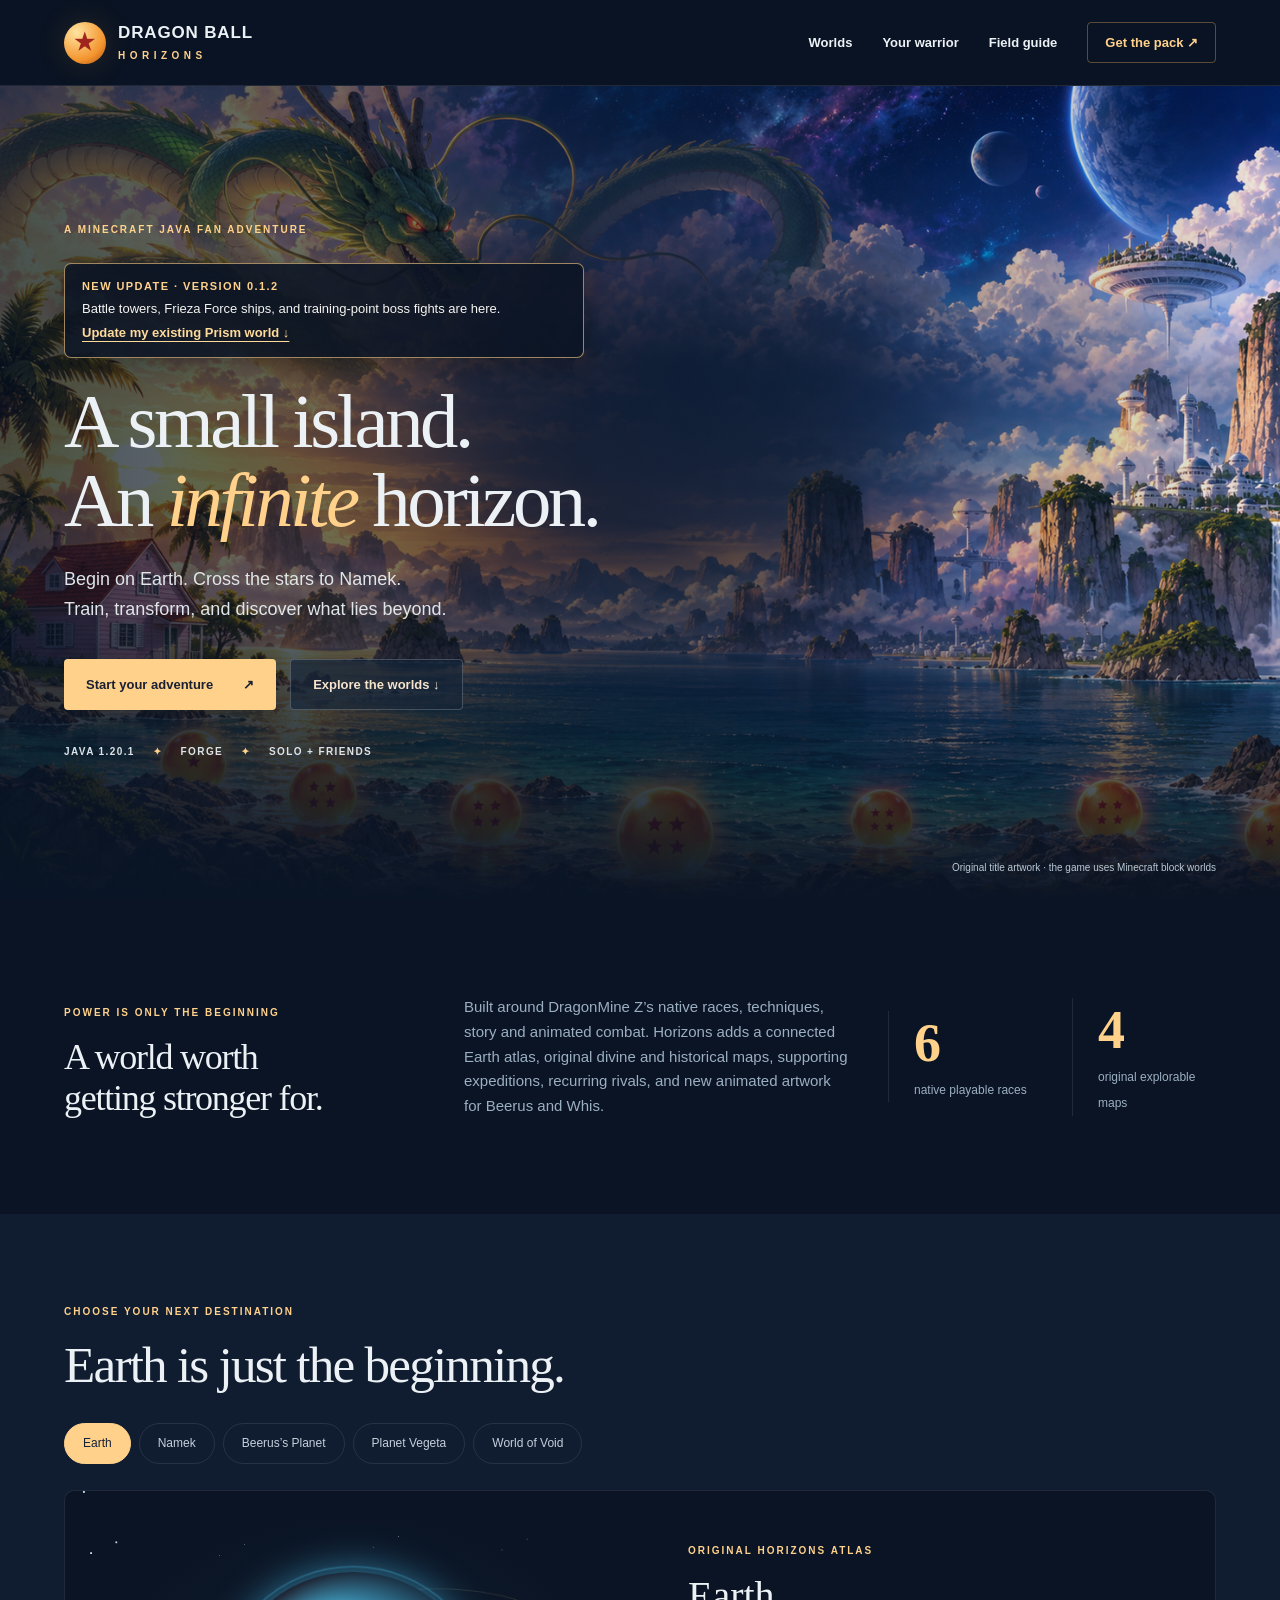
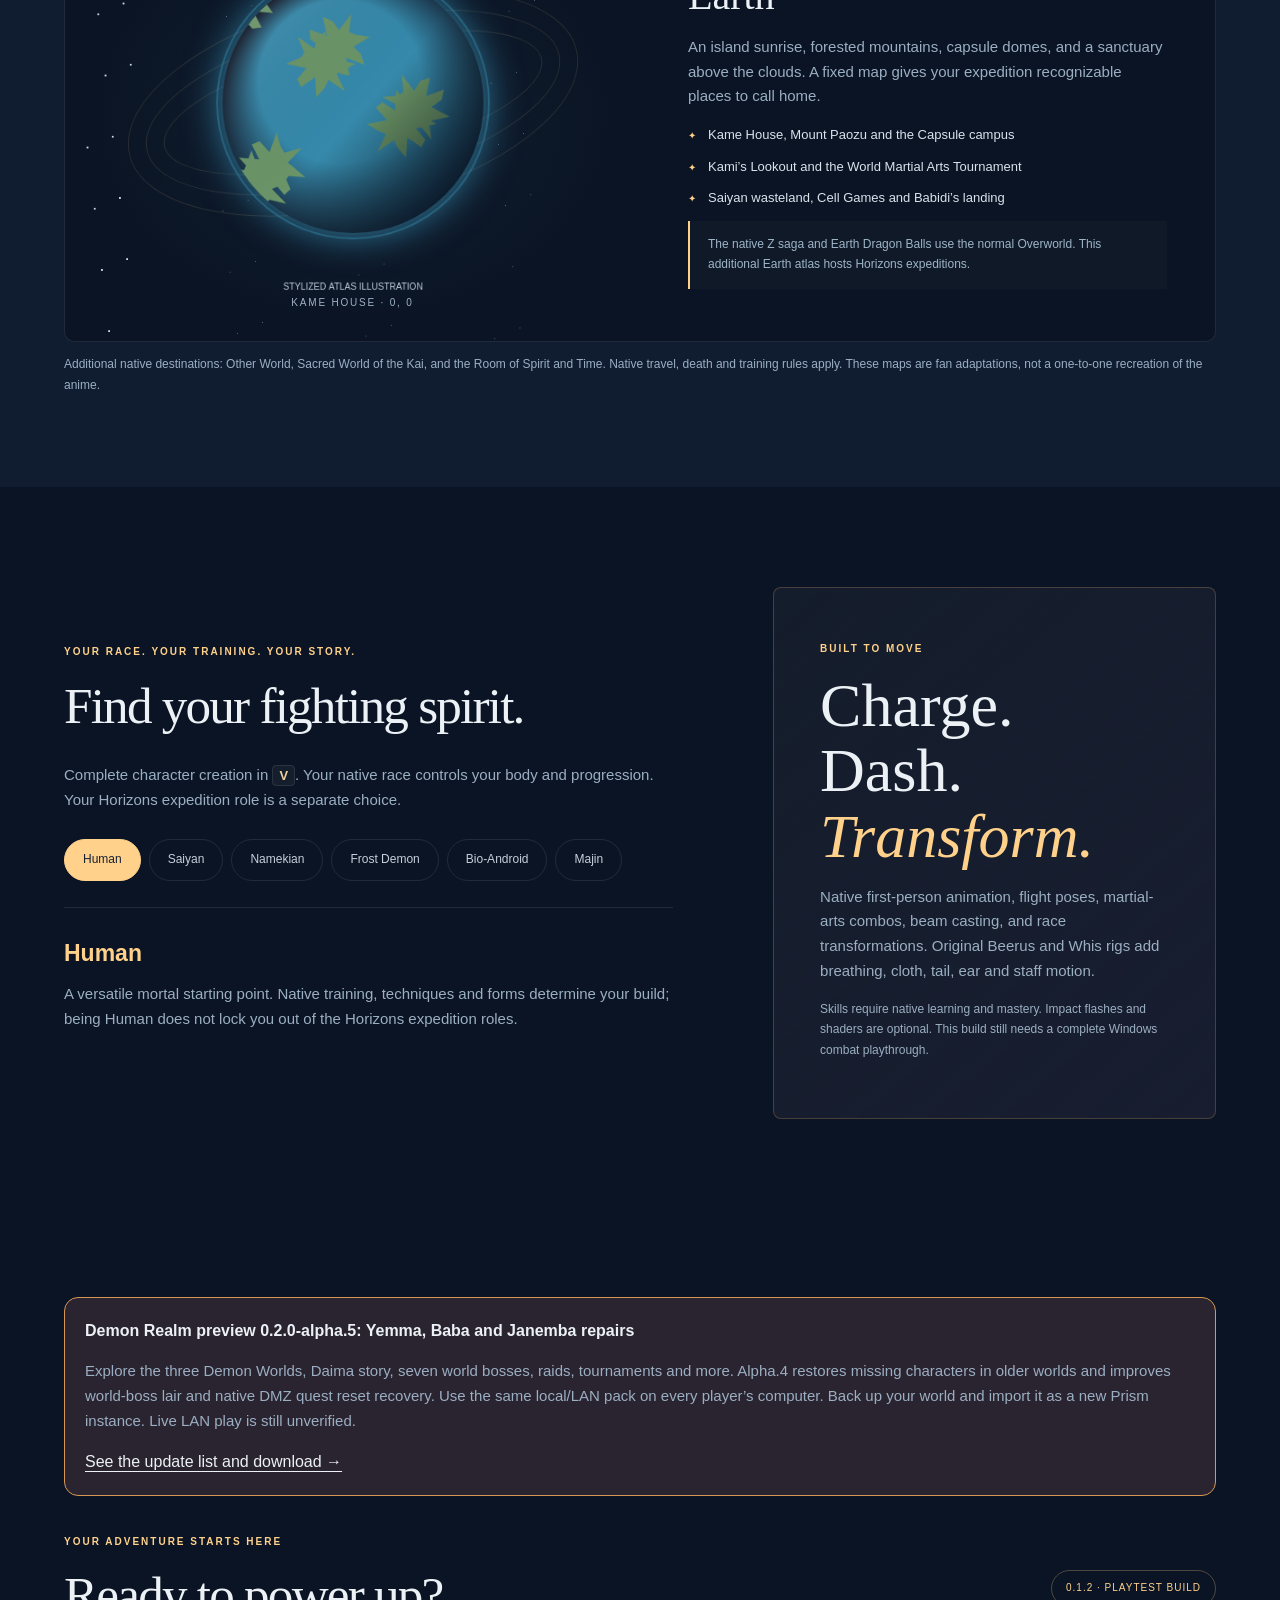
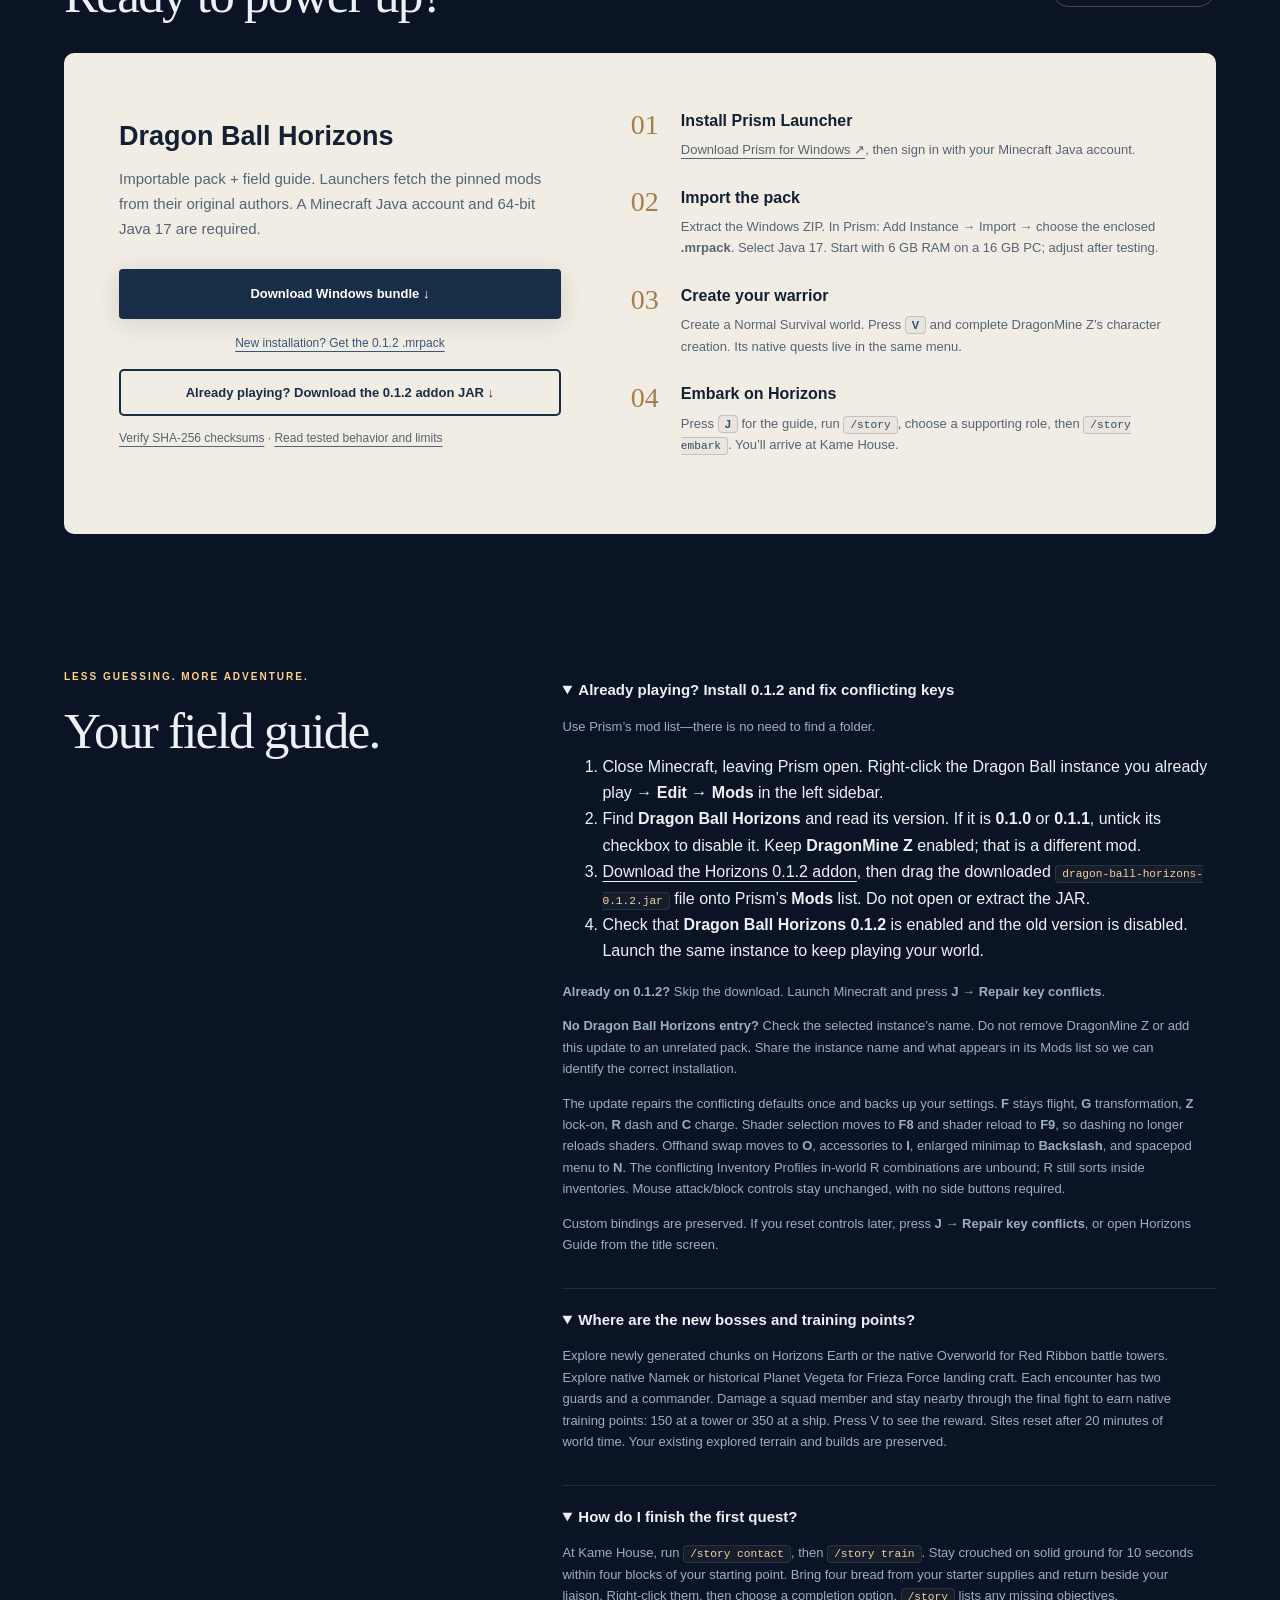
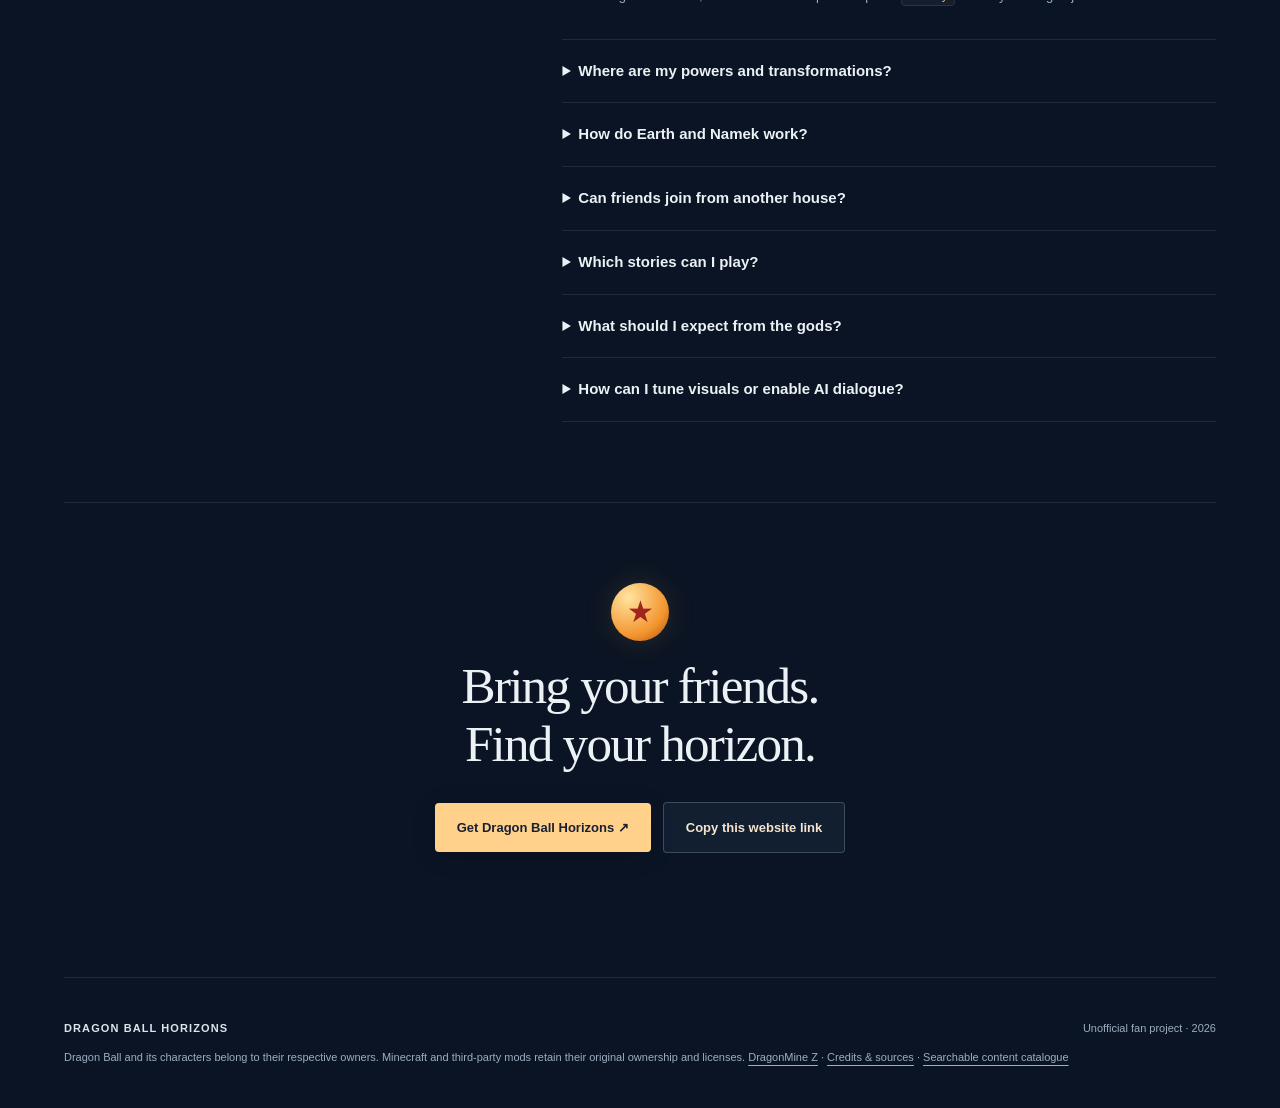
<file: index.html>
<!doctype html><html lang="en"><head><meta charset="utf-8"><meta name="viewport" content="width=device-width,initial-scale=1"><meta name="theme-color" content="#101b30"><title>Dragon Ball Horizons — Start your adventure</title><meta name="description" content="The start-here guide and download hub for Dragon Ball Horizons, a Minecraft Java fan modpack. Explore Earth, Namek and divine worlds with friends."><link rel="stylesheet" href="style.css?v=0.1.2-mobile"></head><body>
<header><a class="brand" href="#"><span class="ball">★</span><span>DRAGON BALL<small>H O R I Z O N S</small></span></a><nav aria-label="Main navigation"><a href="#worlds">Worlds</a><a href="#races">Your warrior</a><a href="#guide">Field guide</a><a class="nav-play" href="#play">Get the pack ↗</a></nav></header>
<main><section class="hero"><img class="hero-art" src="title.png" alt="Original fan artwork: Shenron over a golden ocean, Kame House and the floating Lookout"><div class="hero-shade"></div><div class="hero-copy"><p class="eyebrow">A MINECRAFT JAVA FAN ADVENTURE</p><div class="update-notice"><strong>NEW UPDATE · VERSION 0.1.2</strong><span>Battle towers, Frieza Force ships, and training-point boss fights are here.</span><a href="dragon-ball-horizons-0.1.2.jar" download>Update my existing Prism world ↓</a></div><h1>A small island.<br>An <em>infinite</em> horizon.</h1><p>Begin on Earth. Cross the stars to Namek.<br>Train, transform, and discover what lies beyond.</p><div class="actions"><a class="primary" href="#play">Start your adventure <span>↗</span></a><a class="secondary" href="#worlds">Explore the worlds ↓</a></div><div class="hero-meta">JAVA 1.20.1 <span>✦</span> FORGE <span>✦</span> SOLO + FRIENDS</div></div><div class="hero-caption">Original title artwork · the game uses Minecraft block worlds</div></section>
<section class="intro wrap"><div><p class="eyebrow">POWER IS ONLY THE BEGINNING</p><h2>A world worth<br>getting stronger for.</h2></div><p>Built around DragonMine Z’s native races, techniques, story and animated combat. Horizons adds a connected Earth atlas, original divine and historical maps, supporting expeditions, recurring rivals, and new animated artwork for Beerus and Whis.</p><div class="stat"><strong>6</strong><span>native playable races</span></div><div class="stat"><strong>4</strong><span>original explorable maps</span></div></section>
<section class="world-section" id="worlds"><div class="wrap"><p class="eyebrow">CHOOSE YOUR NEXT DESTINATION</p><h2>Earth is just the beginning.</h2><div class="world-tabs" role="tablist" aria-label="World guide"></div><article class="world-card"><div class="planet-scene"><canvas id="planet" width="600" height="500" aria-label="Stylized planet illustration"></canvas><span class="coordinate" id="coordinate"></span></div><div class="world-copy"><p class="eyebrow" id="world-kind"></p><h3 id="world-name"></h3><p id="world-description"></p><ul id="world-features"></ul><div class="world-note" id="world-note"></div></div></article><p class="small">Additional native destinations: Other World, Sacred World of the Kai, and the Room of Spirit and Time. Native travel, death and training rules apply. These maps are fan adaptations, not a one-to-one recreation of the anime.</p></div></section>
<section class="wrap warrior" id="races"><div><p class="eyebrow">YOUR RACE. YOUR TRAINING. YOUR STORY.</p><h2>Find your fighting spirit.</h2><p>Complete character creation in <kbd>V</kbd>. Your native race controls your body and progression. Your Horizons expedition role is a separate choice.</p><div class="race-tabs" aria-label="Playable races"></div><div class="race-detail" aria-live="polite"><h3 id="race-name"></h3><p id="race-description"></p></div></div><aside class="combat"><span class="eyebrow">BUILT TO MOVE</span><h3>Charge.<br>Dash.<br><em>Transform.</em></h3><p>Native first-person animation, flight poses, martial-arts combos, beam casting, and race transformations. Original Beerus and Whis rigs add breathing, cloth, tail, ear and staff motion.</p><p class="small">Skills require native learning and mastery. Impact flashes and shaders are optional. This build still needs a complete Windows combat playthrough.</p></aside></section>
<section class="wrap play" id="play"><div role="note" style="border:1px solid #d79754;border-radius:14px;padding:20px;margin:28px 0;background:#2a2330"><strong>Demon Realm preview 0.2.0-alpha.5: Yemma, Baba and Janemba repairs</strong><p>Explore the three Demon Worlds, Daima story, seven world bosses, raids, tournaments and more. Alpha.4 restores missing characters in older worlds and improves world-boss lair and native DMZ quest reset recovery. Use the same local/LAN pack on every player’s computer. Back up your world and import it as a new Prism instance. Live LAN play is still unverified.</p><a href="demon-realm-preview.html">See the update list and download →</a></div><div class="play-heading"><div><p class="eyebrow">YOUR ADVENTURE STARTS HERE</p><h2>Ready to power up?</h2></div><span class="release">0.1.2 · PLAYTEST BUILD</span></div><div class="download-panel"><div><h3>Dragon Ball Horizons</h3><p>Importable pack + field guide. Launchers fetch the pinned mods from their original authors. A Minecraft Java account and 64-bit Java 17 are required.</p><a class="primary" href="Dragon-Ball-Horizons-0.1.2-Windows.zip" download>Download Windows bundle ↓</a><a class="text-link" href="Dragon-Ball-Horizons-0.1.2.mrpack" download>New installation? Get the 0.1.2 .mrpack</a><a class="update-link" href="dragon-ball-horizons-0.1.2.jar" download>Already playing? Download the 0.1.2 addon JAR ↓</a><p class="small"><a href="SHA256SUMS.txt">Verify SHA-256 checksums</a> · <a href="VALIDATION.html">Read tested behavior and limits</a></p></div><ol class="steps"><li><span>01</span><div><h4>Install Prism Launcher</h4><p><a href="https://prismlauncher.org/download/windows/" target="_blank" rel="noopener">Download Prism for Windows ↗</a>, then sign in with your Minecraft Java account.</p></div></li><li><span>02</span><div><h4>Import the pack</h4><p>Extract the Windows ZIP. In Prism: Add Instance → Import → choose the enclosed <b>.mrpack</b>. Select Java 17. Start with 6 GB RAM on a 16 GB PC; adjust after testing.</p></div></li><li><span>03</span><div><h4>Create your warrior</h4><p>Create a Normal Survival world. Press <kbd>V</kbd> and complete DragonMine Z’s character creation. Its native quests live in the same menu.</p></div></li><li><span>04</span><div><h4>Embark on Horizons</h4><p>Press <kbd>J</kbd> for the guide, run <code>/story</code>, choose a supporting role, then <code>/story embark</code>. You’ll arrive at Kame House.</p></div></li></ol></div></section>
<section class="wrap guide" id="guide"><div><p class="eyebrow">LESS GUESSING. MORE ADVENTURE.</p><h2>Your field guide.</h2></div><div class="faq"><details open><summary>Already playing? Install 0.1.2 and fix conflicting keys</summary><p>Use Prism’s mod list—there is no need to find a folder.</p><ol><li>Close Minecraft, leaving Prism open. Right-click the Dragon Ball instance you already play → <b>Edit</b> → <b>Mods</b> in the left sidebar.</li><li>Find <b>Dragon Ball Horizons</b> and read its version. If it is <b>0.1.0</b> or <b>0.1.1</b>, untick its checkbox to disable it. Keep <b>DragonMine Z</b> enabled; that is a different mod.</li><li><a href="dragon-ball-horizons-0.1.2.jar" download>Download the Horizons 0.1.2 addon</a>, then drag the downloaded <code>dragon-ball-horizons-0.1.2.jar</code> file onto Prism’s <b>Mods</b> list. Do not open or extract the JAR.</li><li>Check that <b>Dragon Ball Horizons 0.1.2</b> is enabled and the old version is disabled. Launch the same instance to keep playing your world.</li></ol><p><b>Already on 0.1.2?</b> Skip the download. Launch Minecraft and press <b>J → Repair key conflicts</b>.</p><p><b>No Dragon Ball Horizons entry?</b> Check the selected instance’s name. Do not remove DragonMine Z or add this update to an unrelated pack. Share the instance name and what appears in its Mods list so we can identify the correct installation.</p><p>The update repairs the conflicting defaults once and backs up your settings. <b>F</b> stays flight, <b>G</b> transformation, <b>Z</b> lock-on, <b>R</b> dash and <b>C</b> charge. Shader selection moves to <b>F8</b> and shader reload to <b>F9</b>, so dashing no longer reloads shaders. Offhand swap moves to <b>O</b>, accessories to <b>I</b>, enlarged minimap to <b>Backslash</b>, and spacepod menu to <b>N</b>. The conflicting Inventory Profiles in-world R combinations are unbound; R still sorts inside inventories. Mouse attack/block controls stay unchanged, with no side buttons required.</p><p>Custom bindings are preserved. If you reset controls later, press <b>J → Repair key conflicts</b>, or open Horizons Guide from the title screen.</p></details><details open><summary>Where are the new bosses and training points?</summary><p>Explore newly generated chunks on Horizons Earth or the native Overworld for Red Ribbon battle towers. Explore native Namek or historical Planet Vegeta for Frieza Force landing craft. Each encounter has two guards and a commander. Damage a squad member and stay nearby through the final fight to earn native training points: 150 at a tower or 350 at a ship. Press V to see the reward. Sites reset after 20 minutes of world time. Your existing explored terrain and builds are preserved.</p></details><details open><summary>How do I finish the first quest?</summary><p>At Kame House, run <code>/story contact</code>, then <code>/story train</code>. Stay crouched on solid ground for 10 seconds within four blocks of your starting point. Bring four bread from your starter supplies and return beside your liaison. Right-click them, then choose a completion option. <code>/story</code> lists any missing objectives.</p></details><details><summary>Where are my powers and transformations?</summary><p>Press <kbd>V</kbd> for native stats, skills, forms and techniques. Right-click native mentors to see lessons and prerequisites. Charge with <kbd>C</kbd>, use the native action key <kbd>G</kbd>, fly with <kbd>F</kbd>, dash with <kbd>R</kbd>, and lock on with <kbd>Z</kbd>. Check Controls → DragonMine Z for bindings and conflicts. A Horizons quest title does not unlock a native power.</p></details><details><summary>How do Earth and Namek work?</summary><p>Horizons Earth is an original fixed map of recognizable landmarks. The normal Overworld remains the home of the native Z saga and Earth Dragon Ball generation. <code>/horizons home</code> returns from a Horizons map to your saved departure point. Namek is the native DragonMine Z dimension. <code>/horizons atlas</code> lists travel gates, locations and fares.</p></details><details><summary>Can friends join from another house?</summary><p>Yes, the pack includes e4mc. Everyone imports the same release. The host opens Esc → Open to LAN, then shares the public address shown in chat. Friends use Multiplayer → Direct Connection. Keep the host online; later sessions may have a new address. A two-account internet join still needs acceptance testing for this release.</p></details><details><summary>Which stories can I play?</summary><p>The native journal in V contains the Z saga and additional side stories. Horizons adds four supporting roles—Earth Defender, Saiyan Voyager, Namek Guardian and Divine Student—sharing a 16-chapter chronology with personal rewards, decisions and memories. The custom assignments and arena retellings are adaptations, not replacement canon.</p></details><details><summary>What should I expect from the gods?</summary><p>Meet native Beerus and Whis mentors in an original floating tree-palace realm, with new original animated visual assets. King Kai and Old Kai remain native teachers elsewhere. Gods and angels are not selectable native races. The World of Void is an exhibition map, not a complete Tournament of Power, and Planet Vegeta is a historical recreation.</p></details><details><summary>How can I tune visuals or enable AI dialogue?</summary><p>Use the native V configuration for camera settings and animations. Shaders start off; enable the included Complementary preset through Oculus if your PC handles it. For optional local NPC dialogue, the imported instance contains a Windows helper in <code>dbh-tools</code>. It uses a host-local Ollama model; ordinary authored dialogue works without AI. AI cannot change quests or grant powers.</p></details></div></section>
<section class="wrap closing"><span class="ball">★</span><h2>Bring your friends.<br>Find your horizon.</h2><a class="primary" href="#play">Get Dragon Ball Horizons ↗</a><button id="share" class="secondary">Copy this website link</button><span id="share-status" role="status"></span></section>
</main><footer class="wrap"><p>DRAGON BALL HORIZONS <span>Unofficial fan project · 2026</span></p><p>Dragon Ball and its characters belong to their respective owners. Minecraft and third-party mods retain their original ownership and licenses. <a href="https://modrinth.com/mod/dragonminez">DragonMine Z</a> · <a href="THIRD-PARTY.html">Credits & sources</a> · <a href="COMPENDIUM.html">Searchable content catalogue</a></p></footer><script src="app.js"></script></body></html>
</file>
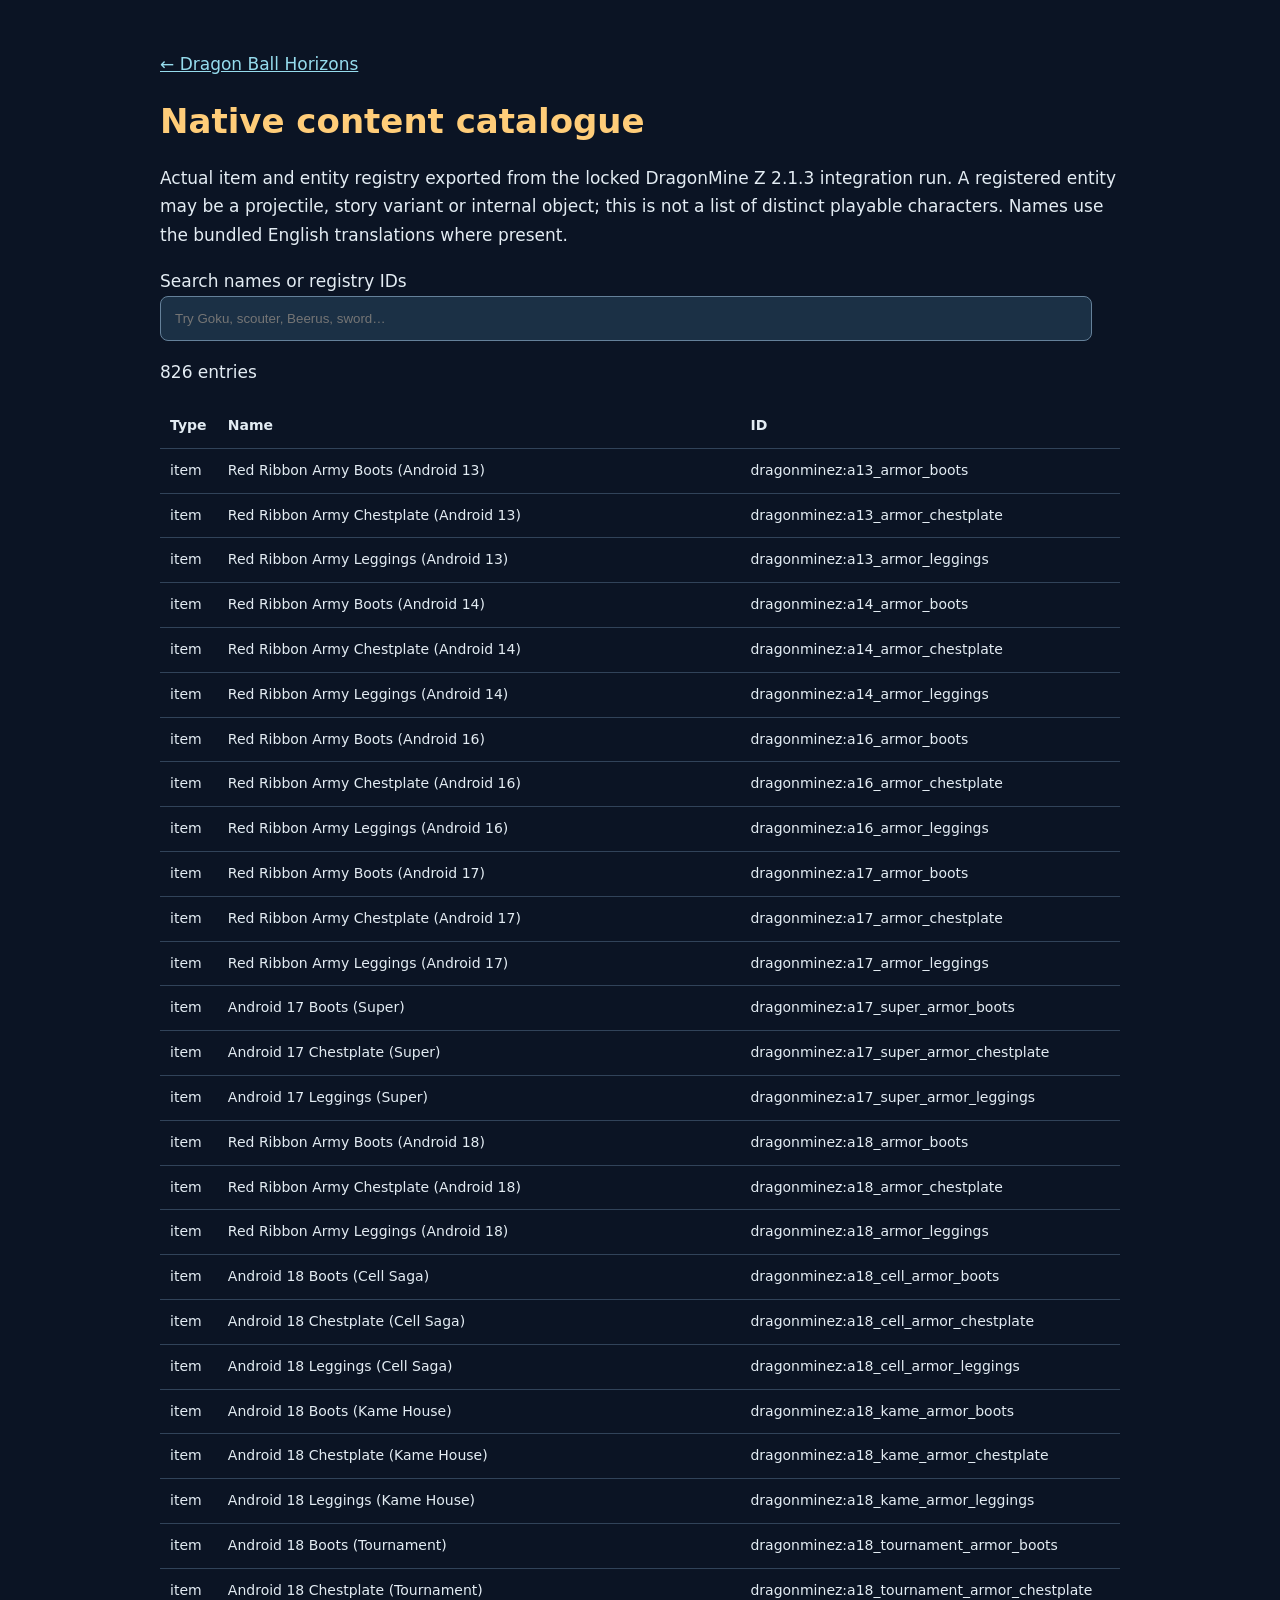
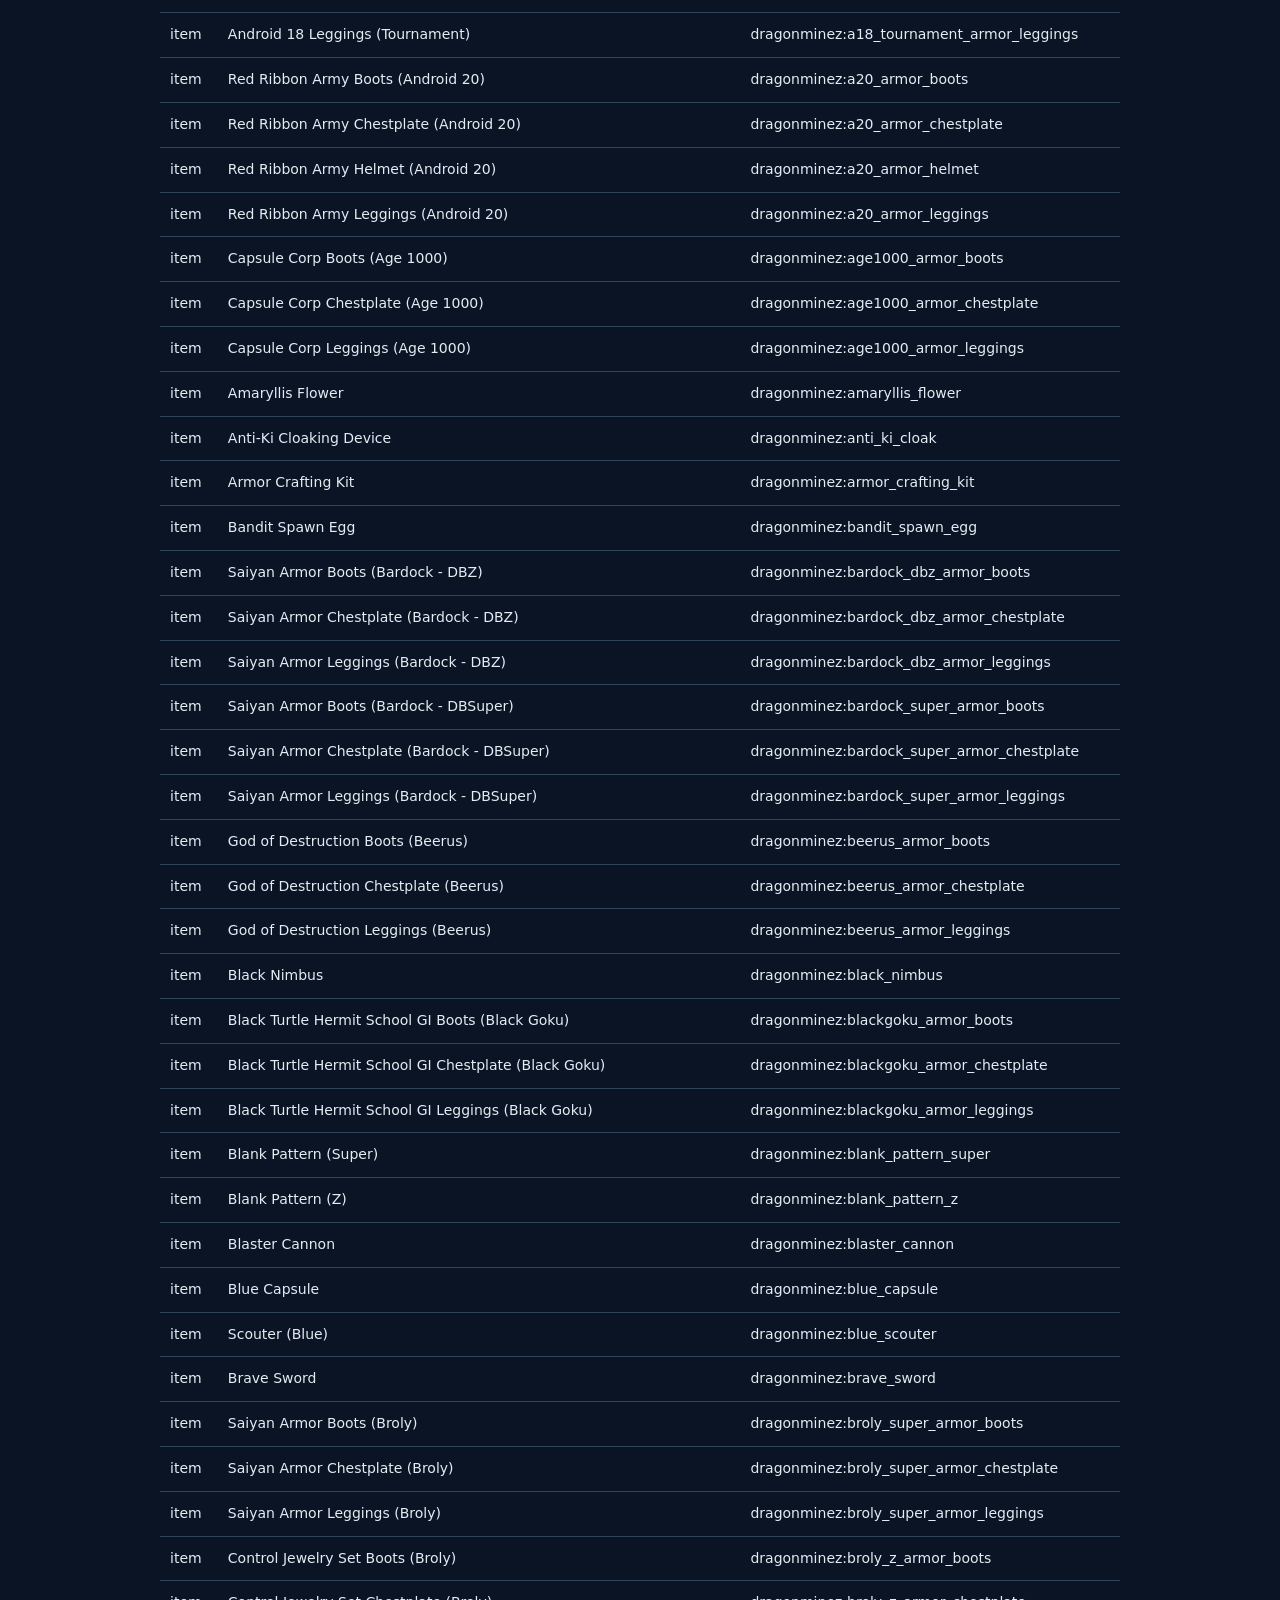
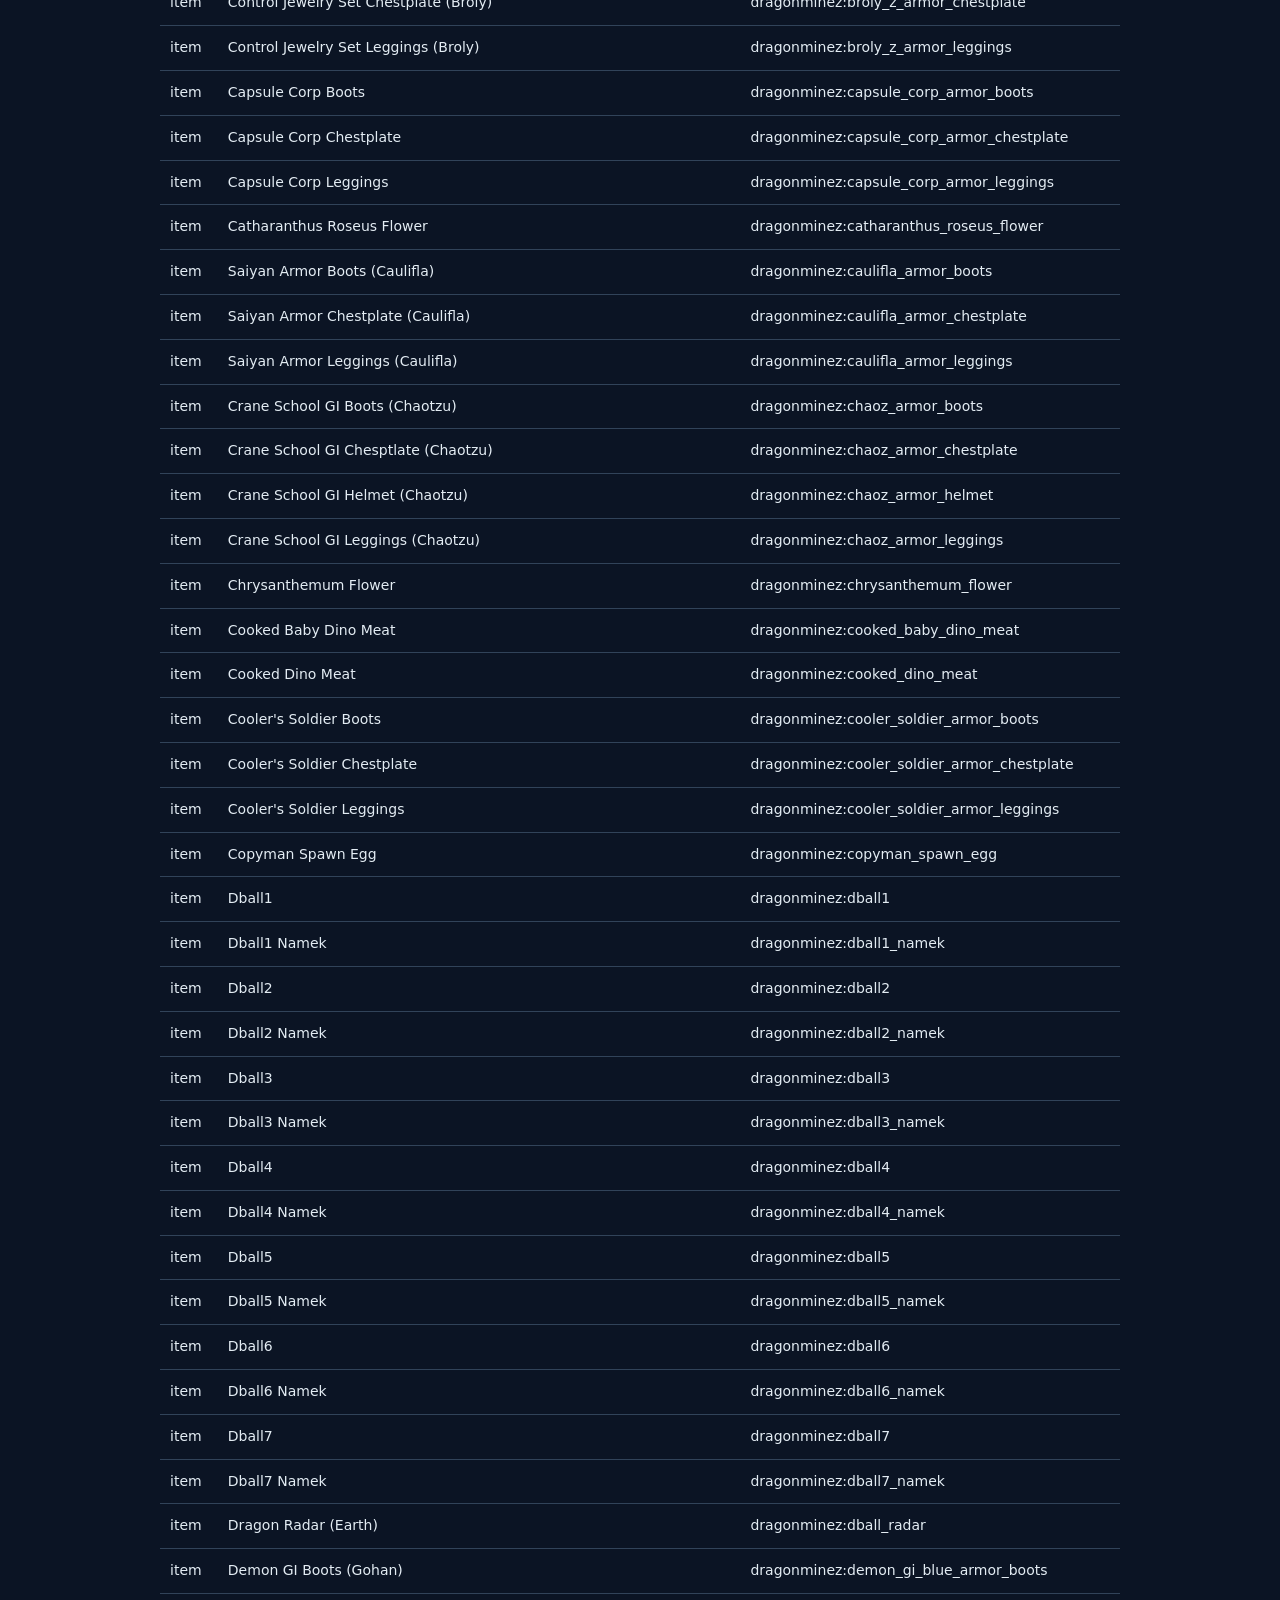
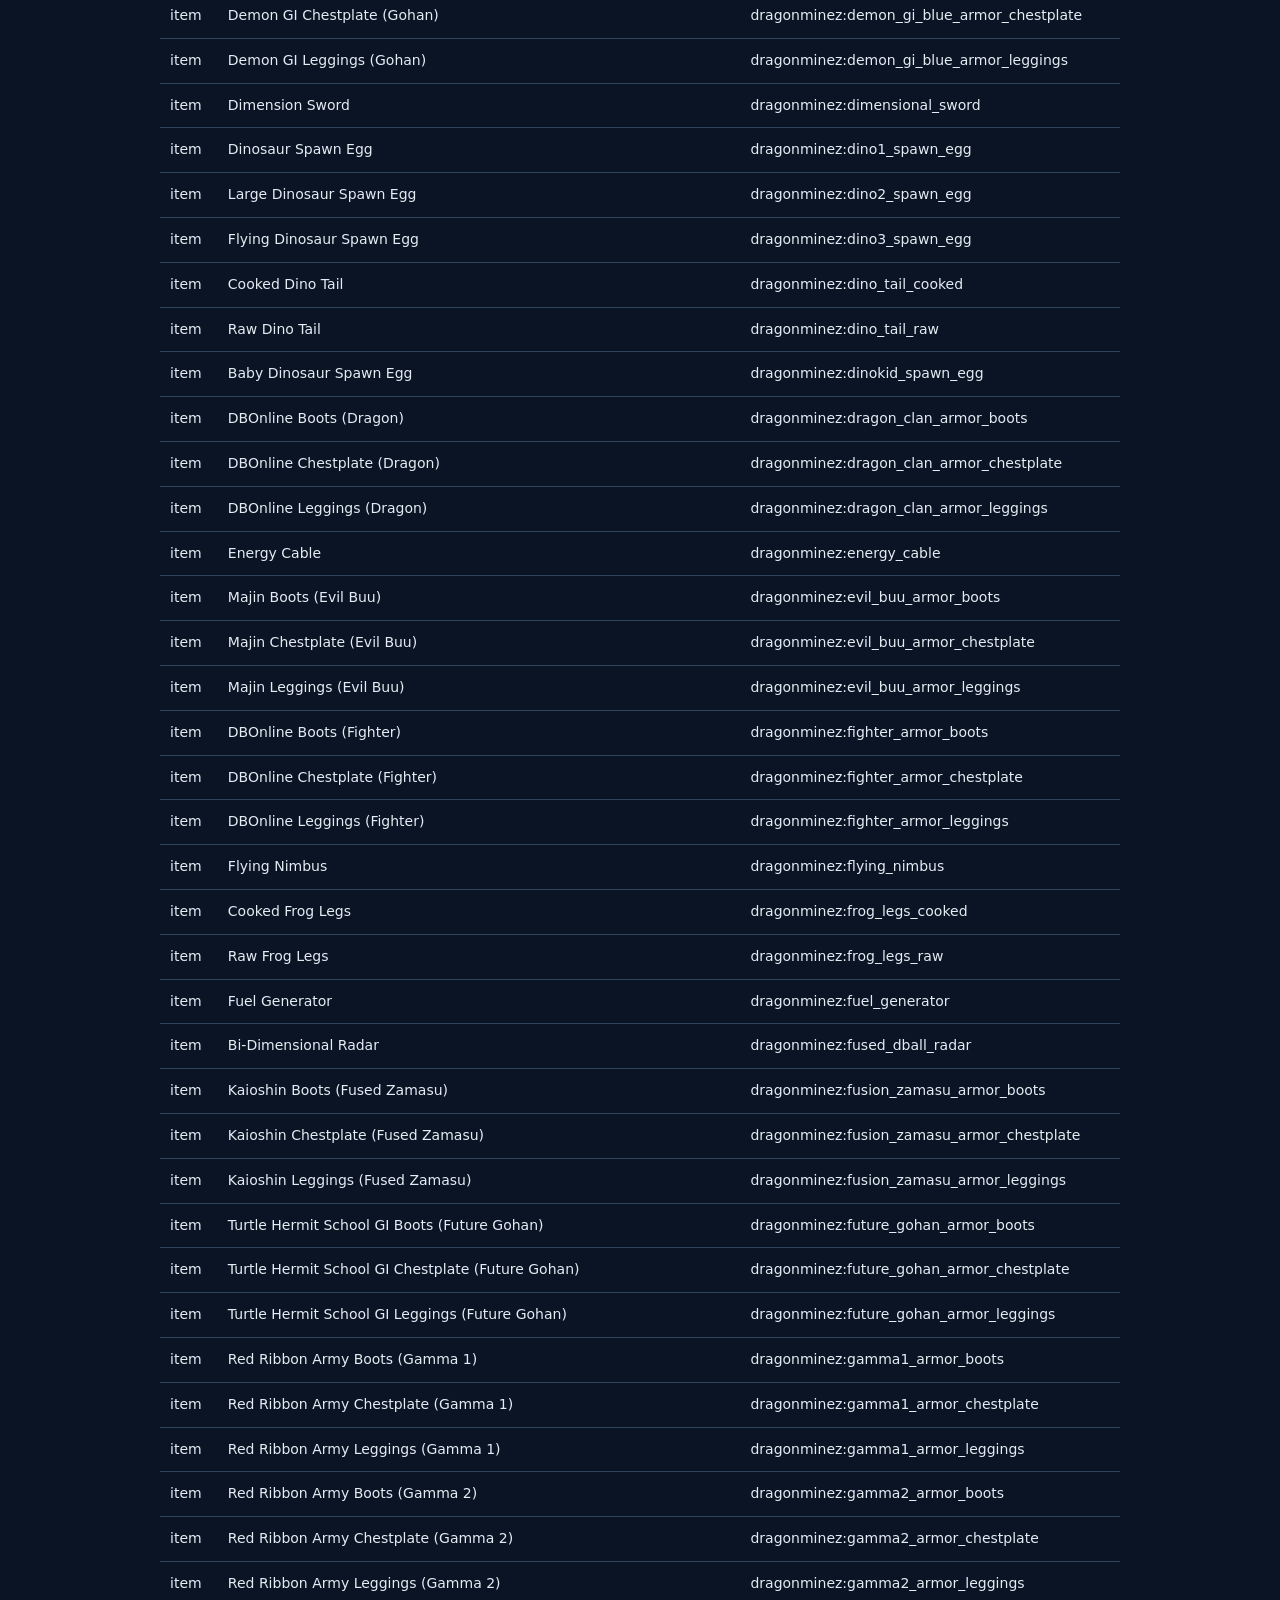
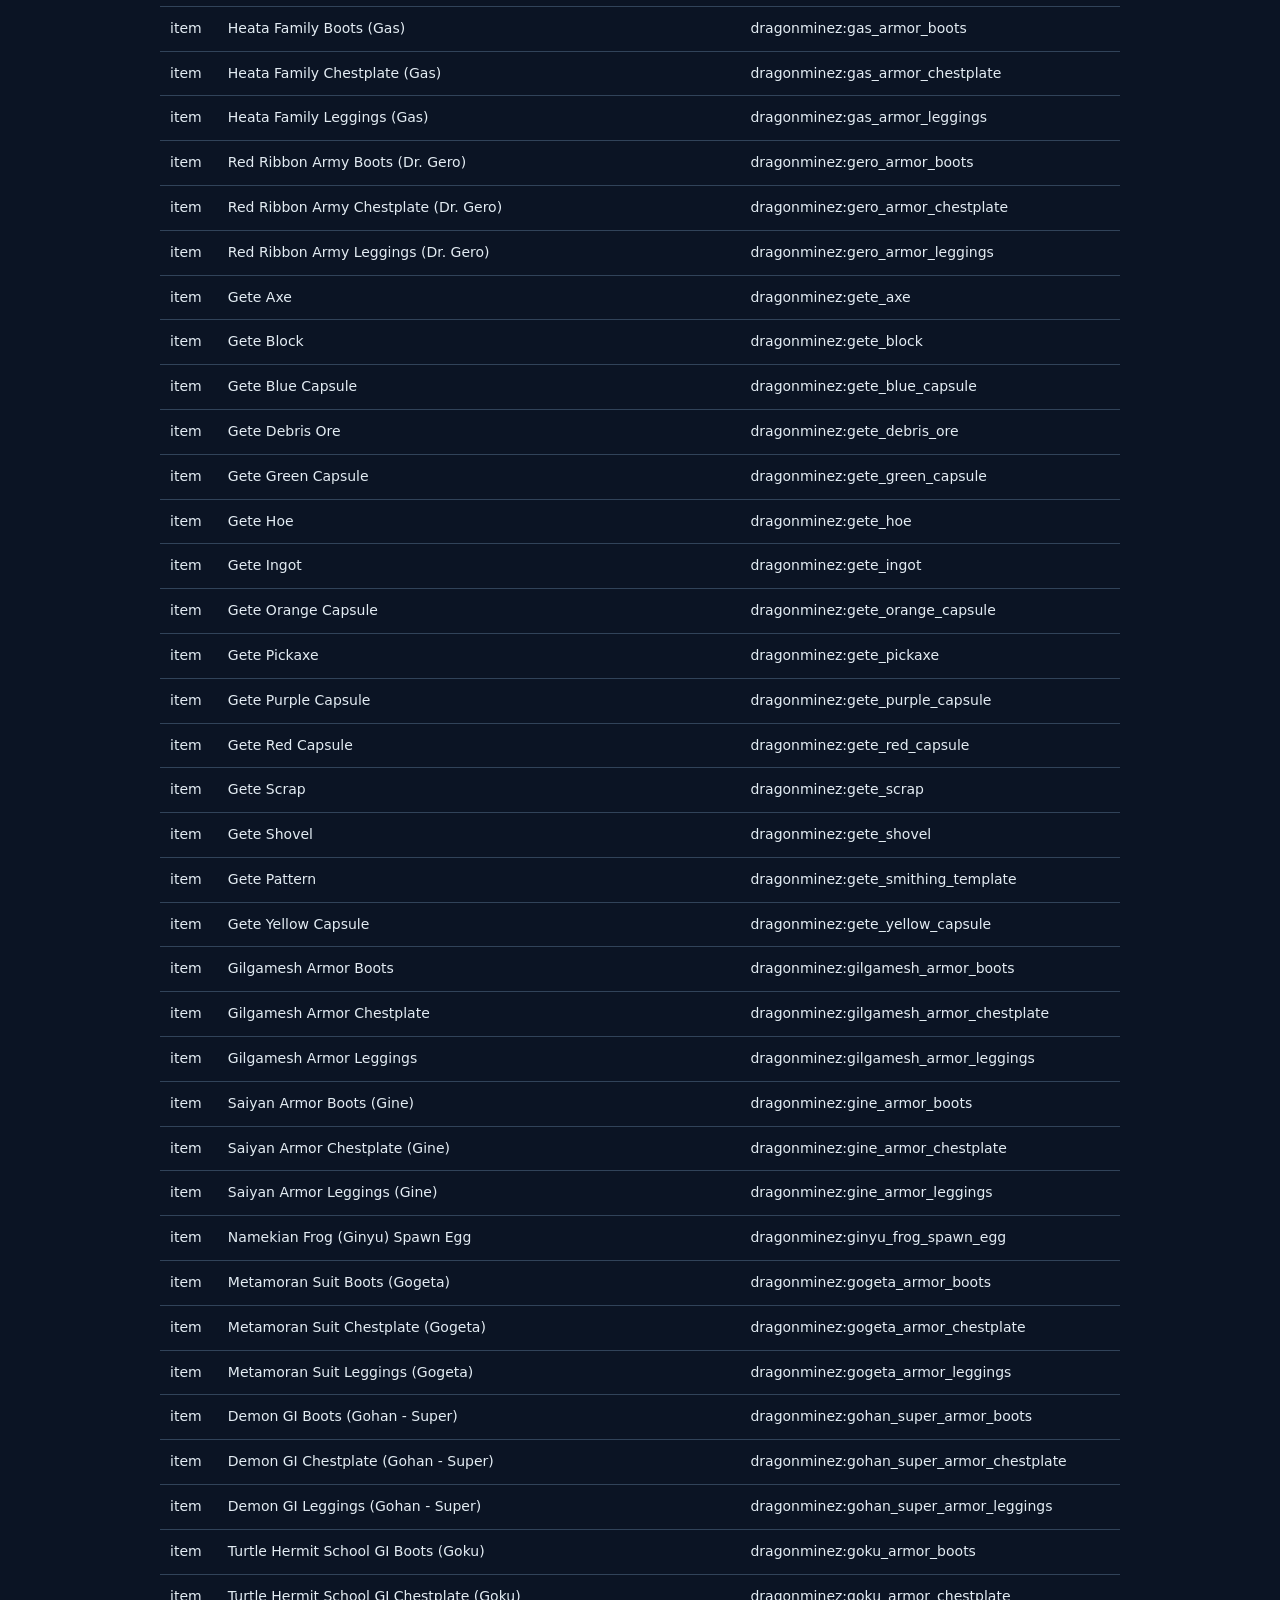
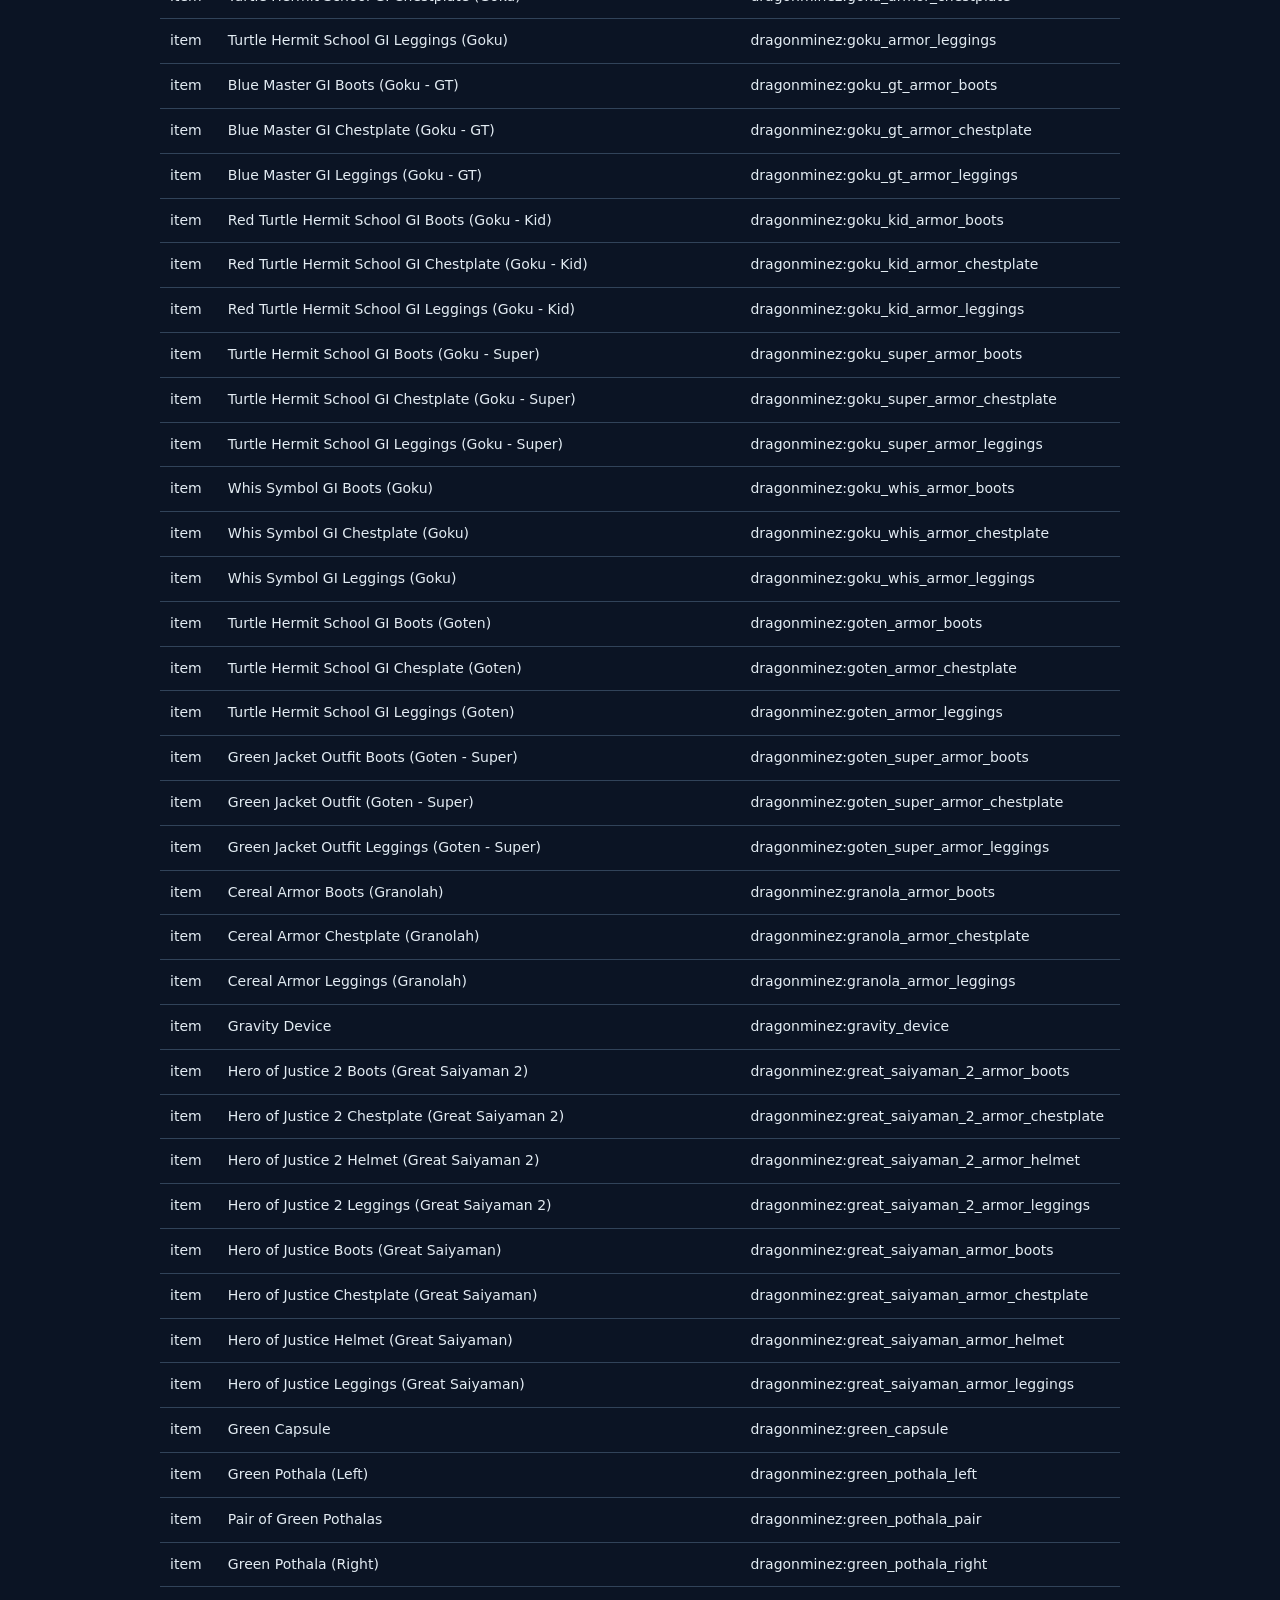
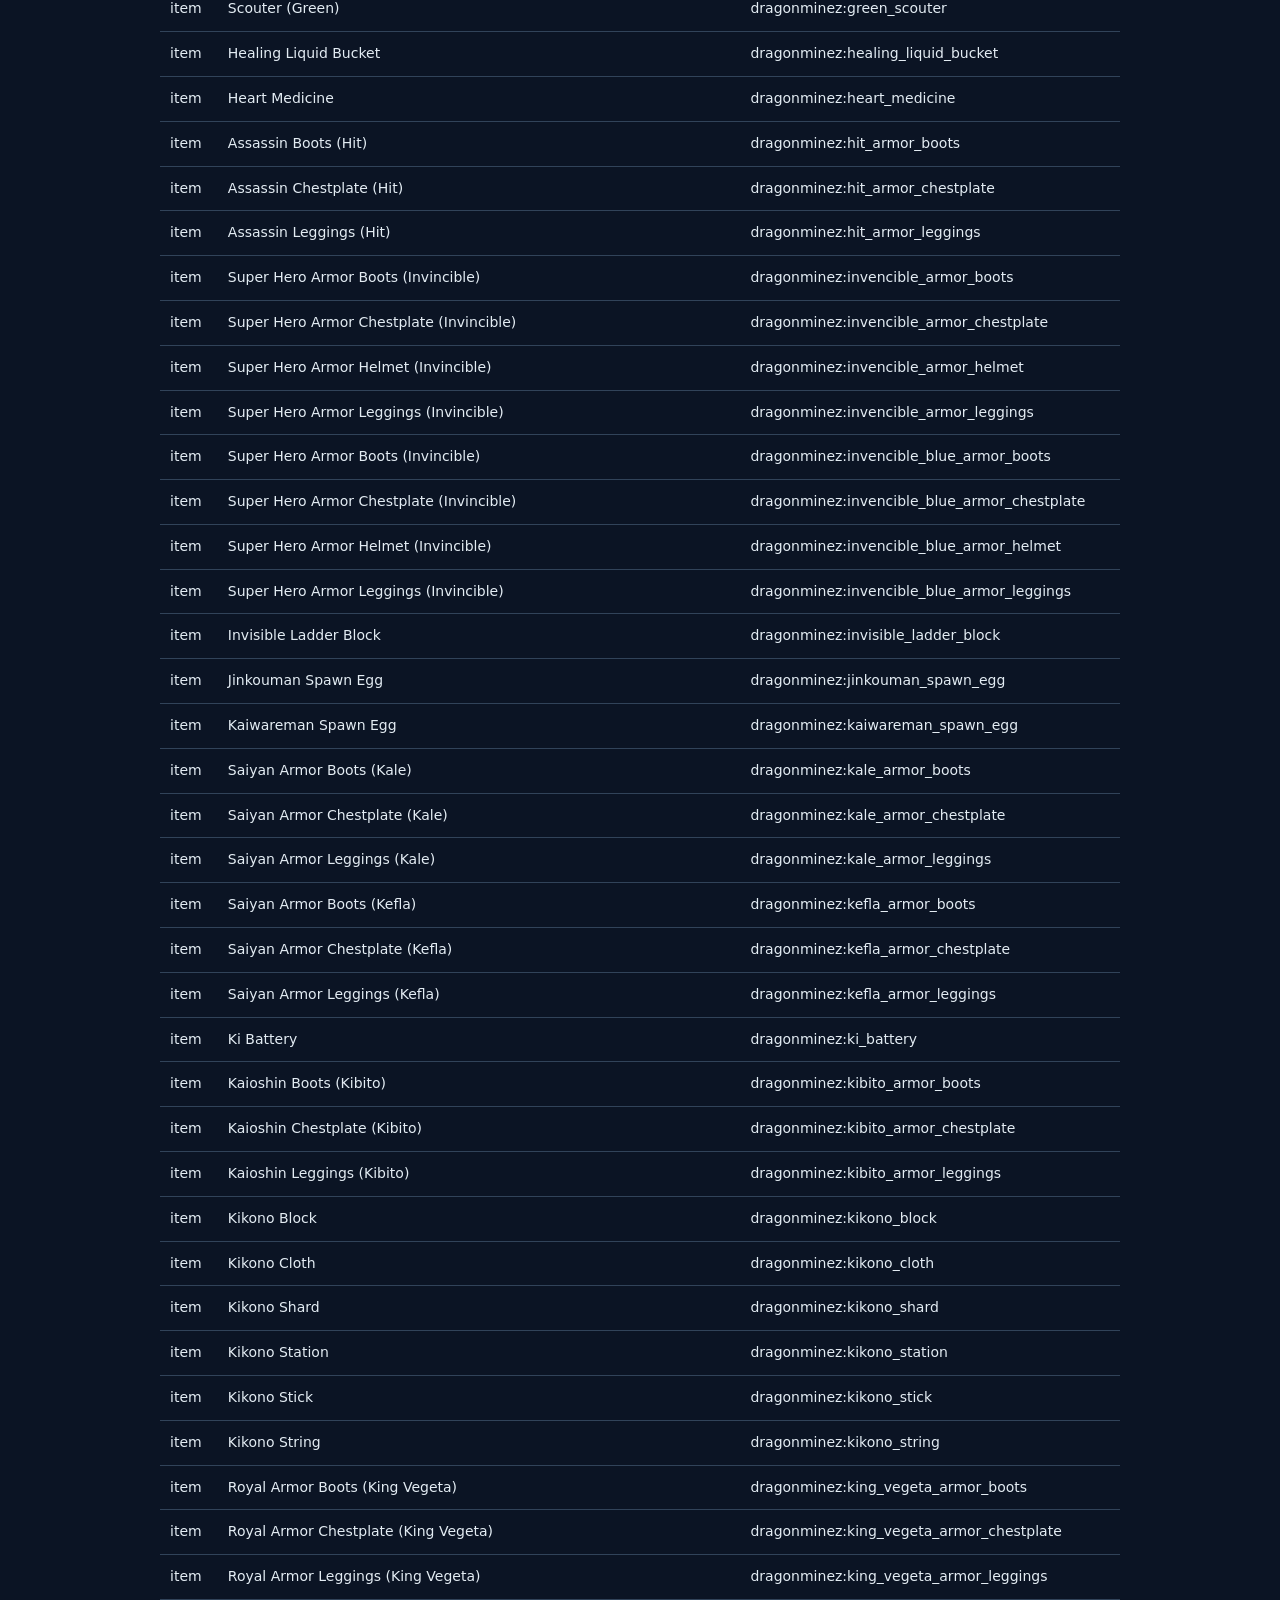
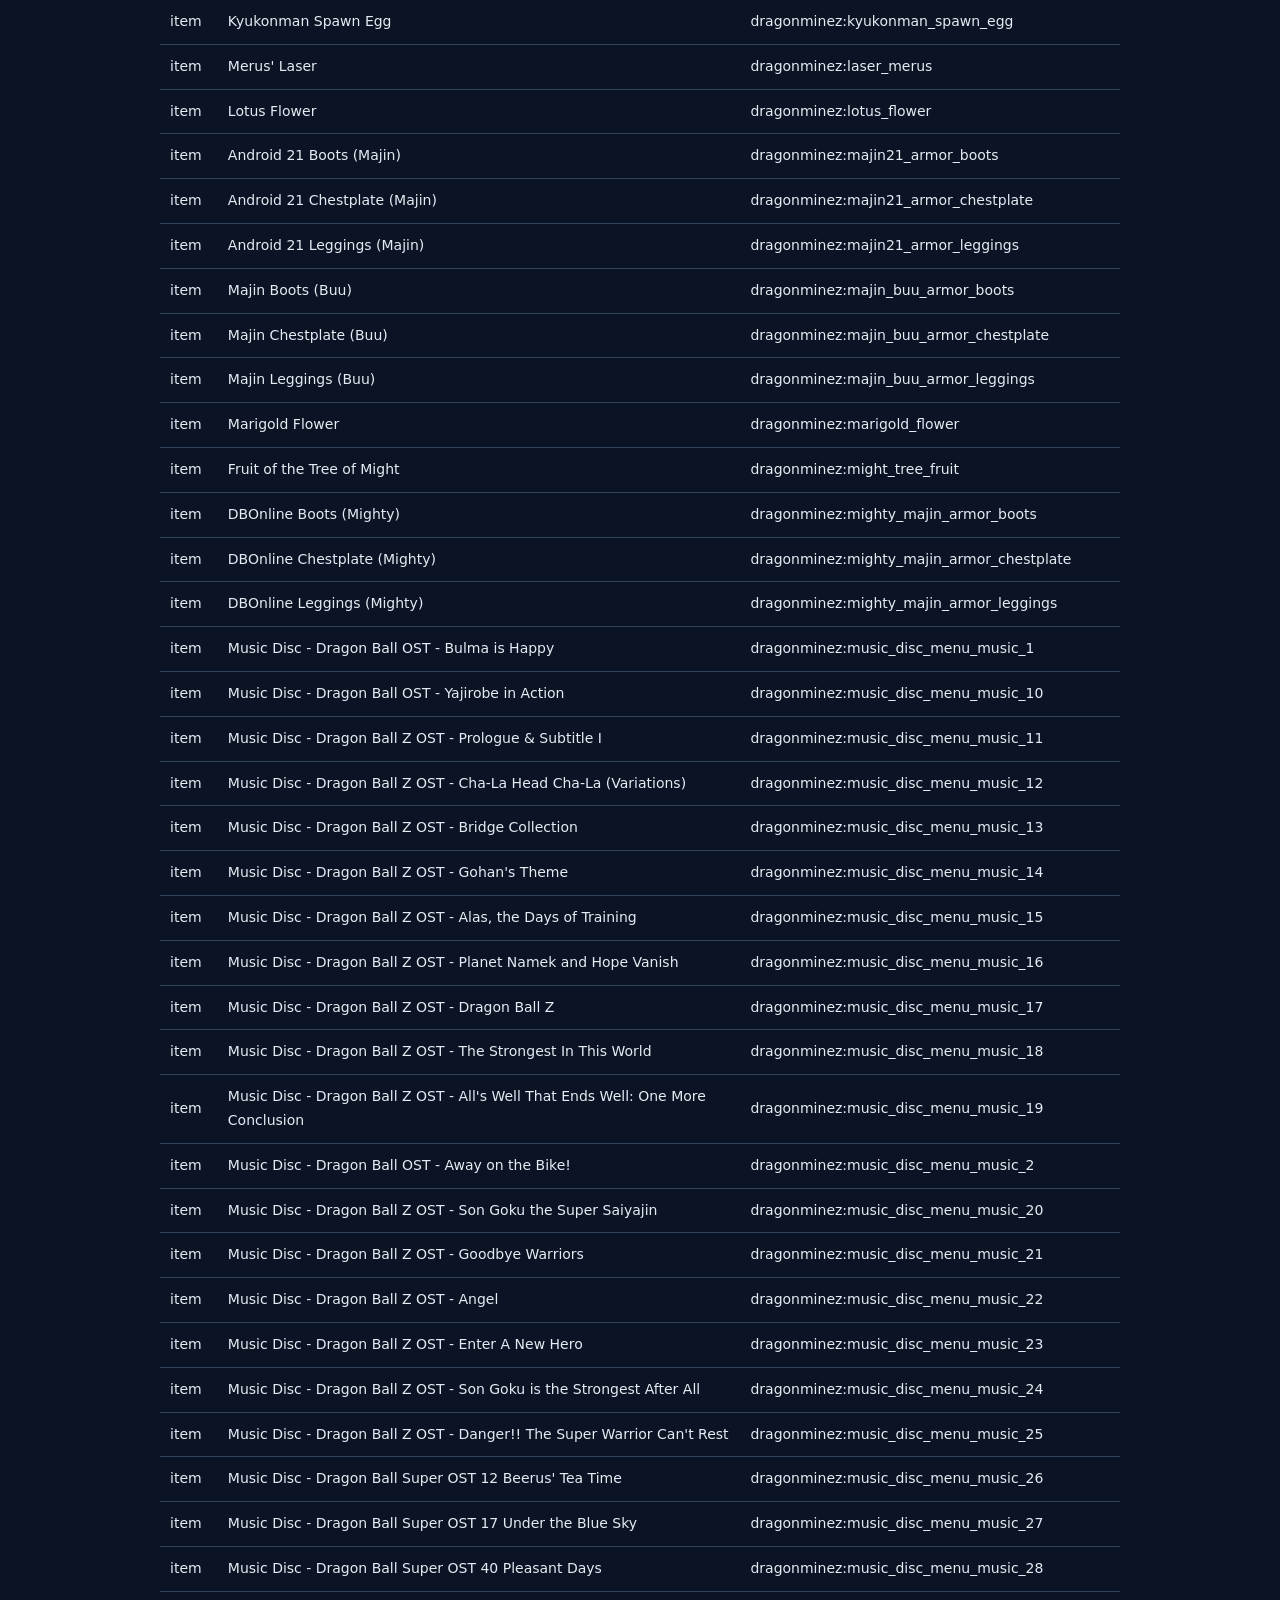
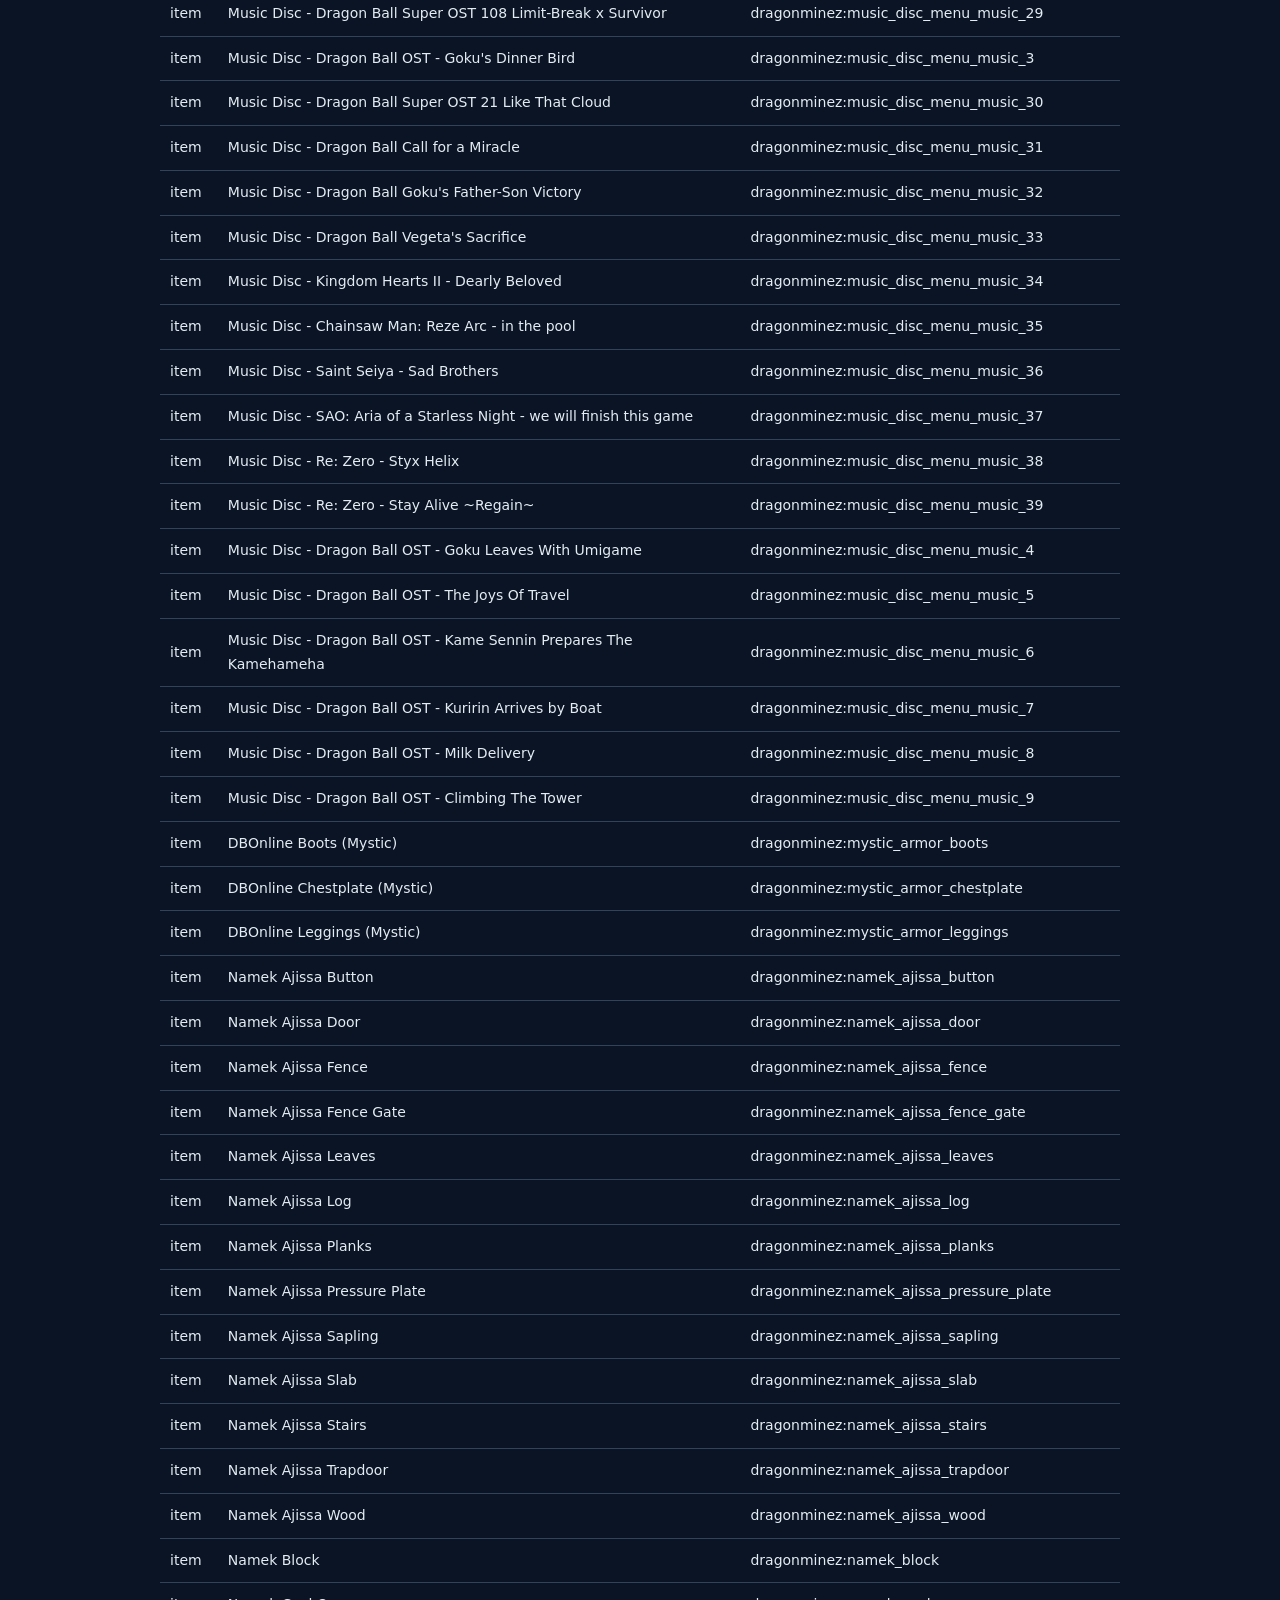
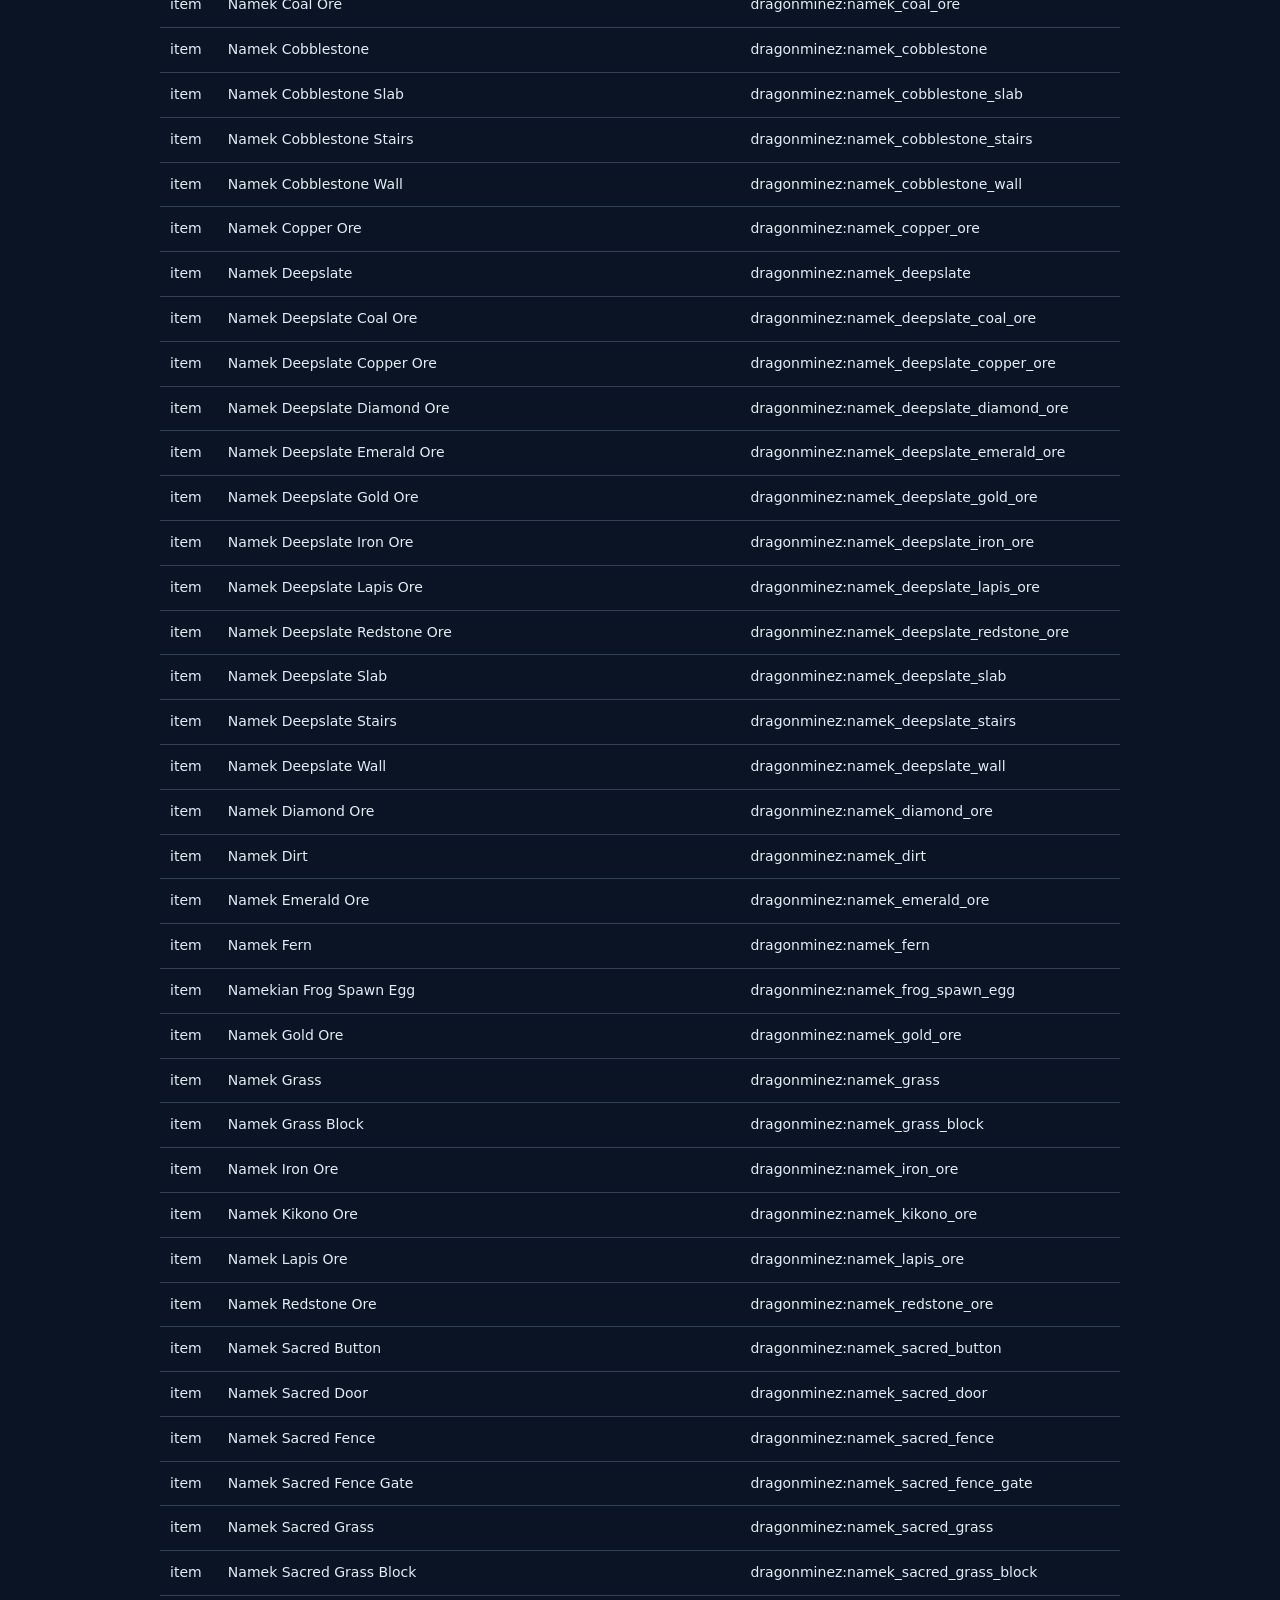
<file: COMPENDIUM.html>
<!doctype html><html lang="en"><meta charset="utf-8"><meta name="viewport" content="width=device-width,initial-scale=1"><title>Native content catalogue · Dragon Ball Horizons</title><style>body{margin:0;background:#0b1424;color:#e3ecf3;font:17px/1.7 system-ui,sans-serif}main{max-width:960px;margin:auto;padding:50px 24px}h1,h2{line-height:1.15;color:#ffcd79}a{color:#96dced}code{color:#ffd58e}section{margin:30px 0;padding:20px;background:#142236;border-radius:12px}input{width:calc(100% - 28px);padding:14px;background:#1b3045;color:white;border:1px solid #65819a;border-radius:8px}table{width:100%;border-collapse:collapse;font-size:14px}td,th{text-align:left;padding:10px;border-bottom:1px solid #314359;overflow-wrap:anywhere}small{color:#b3c5d4}.table-wrap{overflow:auto}li{margin-bottom:8px}</style><main><a href="index.html">← Dragon Ball Horizons</a><h1>Native content catalogue</h1><p>Actual item and entity registry exported from the locked DragonMine Z 2.1.3 integration run. A registered entity may be a projectile, story variant or internal object; this is not a list of distinct playable characters. Names use the bundled English translations where present.</p><label for="search">Search names or registry IDs</label><input id="search" type="search" placeholder="Try Goku, scouter, Beerus, sword…"><p id="count" role="status">826 entries</p><div class="table-wrap"><table><thead><tr><th>Type</th><th>Name</th><th>ID</th></tr></thead><tbody><tr><td>item</td><td>Red Ribbon Army Boots (Android 13)</td><td>dragonminez:a13_armor_boots</td></tr><tr><td>item</td><td>Red Ribbon Army Chestplate (Android 13)</td><td>dragonminez:a13_armor_chestplate</td></tr><tr><td>item</td><td>Red Ribbon Army Leggings (Android 13)</td><td>dragonminez:a13_armor_leggings</td></tr><tr><td>item</td><td>Red Ribbon Army Boots (Android 14)</td><td>dragonminez:a14_armor_boots</td></tr><tr><td>item</td><td>Red Ribbon Army Chestplate (Android 14)</td><td>dragonminez:a14_armor_chestplate</td></tr><tr><td>item</td><td>Red Ribbon Army Leggings (Android 14)</td><td>dragonminez:a14_armor_leggings</td></tr><tr><td>item</td><td>Red Ribbon Army Boots (Android 16)</td><td>dragonminez:a16_armor_boots</td></tr><tr><td>item</td><td>Red Ribbon Army Chestplate (Android 16)</td><td>dragonminez:a16_armor_chestplate</td></tr><tr><td>item</td><td>Red Ribbon Army Leggings (Android 16)</td><td>dragonminez:a16_armor_leggings</td></tr><tr><td>item</td><td>Red Ribbon Army Boots (Android 17)</td><td>dragonminez:a17_armor_boots</td></tr><tr><td>item</td><td>Red Ribbon Army Chestplate (Android 17)</td><td>dragonminez:a17_armor_chestplate</td></tr><tr><td>item</td><td>Red Ribbon Army Leggings (Android 17)</td><td>dragonminez:a17_armor_leggings</td></tr><tr><td>item</td><td>Android 17 Boots (Super)</td><td>dragonminez:a17_super_armor_boots</td></tr><tr><td>item</td><td>Android 17 Chestplate (Super)</td><td>dragonminez:a17_super_armor_chestplate</td></tr><tr><td>item</td><td>Android 17 Leggings (Super)</td><td>dragonminez:a17_super_armor_leggings</td></tr><tr><td>item</td><td>Red Ribbon Army Boots (Android 18)</td><td>dragonminez:a18_armor_boots</td></tr><tr><td>item</td><td>Red Ribbon Army Chestplate (Android 18)</td><td>dragonminez:a18_armor_chestplate</td></tr><tr><td>item</td><td>Red Ribbon Army Leggings (Android 18)</td><td>dragonminez:a18_armor_leggings</td></tr><tr><td>item</td><td>Android 18 Boots (Cell Saga)</td><td>dragonminez:a18_cell_armor_boots</td></tr><tr><td>item</td><td>Android 18 Chestplate (Cell Saga)</td><td>dragonminez:a18_cell_armor_chestplate</td></tr><tr><td>item</td><td>Android 18 Leggings (Cell Saga)</td><td>dragonminez:a18_cell_armor_leggings</td></tr><tr><td>item</td><td>Android 18 Boots (Kame House)</td><td>dragonminez:a18_kame_armor_boots</td></tr><tr><td>item</td><td>Android 18 Chestplate (Kame House)</td><td>dragonminez:a18_kame_armor_chestplate</td></tr><tr><td>item</td><td>Android 18 Leggings (Kame House)</td><td>dragonminez:a18_kame_armor_leggings</td></tr><tr><td>item</td><td>Android 18 Boots (Tournament)</td><td>dragonminez:a18_tournament_armor_boots</td></tr><tr><td>item</td><td>Android 18 Chestplate (Tournament)</td><td>dragonminez:a18_tournament_armor_chestplate</td></tr><tr><td>item</td><td>Android 18 Leggings (Tournament)</td><td>dragonminez:a18_tournament_armor_leggings</td></tr><tr><td>item</td><td>Red Ribbon Army Boots (Android 20)</td><td>dragonminez:a20_armor_boots</td></tr><tr><td>item</td><td>Red Ribbon Army Chestplate (Android 20)</td><td>dragonminez:a20_armor_chestplate</td></tr><tr><td>item</td><td>Red Ribbon Army Helmet (Android 20)</td><td>dragonminez:a20_armor_helmet</td></tr><tr><td>item</td><td>Red Ribbon Army Leggings (Android 20)</td><td>dragonminez:a20_armor_leggings</td></tr><tr><td>item</td><td>Capsule Corp Boots (Age 1000)</td><td>dragonminez:age1000_armor_boots</td></tr><tr><td>item</td><td>Capsule Corp Chestplate (Age 1000)</td><td>dragonminez:age1000_armor_chestplate</td></tr><tr><td>item</td><td>Capsule Corp Leggings (Age 1000)</td><td>dragonminez:age1000_armor_leggings</td></tr><tr><td>item</td><td>Amaryllis Flower</td><td>dragonminez:amaryllis_flower</td></tr><tr><td>item</td><td>Anti-Ki Cloaking Device</td><td>dragonminez:anti_ki_cloak</td></tr><tr><td>item</td><td>Armor Crafting Kit</td><td>dragonminez:armor_crafting_kit</td></tr><tr><td>item</td><td>Bandit Spawn Egg</td><td>dragonminez:bandit_spawn_egg</td></tr><tr><td>item</td><td>Saiyan Armor Boots (Bardock - DBZ)</td><td>dragonminez:bardock_dbz_armor_boots</td></tr><tr><td>item</td><td>Saiyan Armor Chestplate (Bardock - DBZ)</td><td>dragonminez:bardock_dbz_armor_chestplate</td></tr><tr><td>item</td><td>Saiyan Armor Leggings (Bardock - DBZ)</td><td>dragonminez:bardock_dbz_armor_leggings</td></tr><tr><td>item</td><td>Saiyan Armor Boots (Bardock - DBSuper)</td><td>dragonminez:bardock_super_armor_boots</td></tr><tr><td>item</td><td>Saiyan Armor Chestplate (Bardock - DBSuper)</td><td>dragonminez:bardock_super_armor_chestplate</td></tr><tr><td>item</td><td>Saiyan Armor Leggings (Bardock - DBSuper)</td><td>dragonminez:bardock_super_armor_leggings</td></tr><tr><td>item</td><td>God of Destruction Boots (Beerus)</td><td>dragonminez:beerus_armor_boots</td></tr><tr><td>item</td><td>God of Destruction Chestplate (Beerus)</td><td>dragonminez:beerus_armor_chestplate</td></tr><tr><td>item</td><td>God of Destruction Leggings (Beerus)</td><td>dragonminez:beerus_armor_leggings</td></tr><tr><td>item</td><td>Black Nimbus</td><td>dragonminez:black_nimbus</td></tr><tr><td>item</td><td>Black Turtle Hermit School GI Boots (Black Goku)</td><td>dragonminez:blackgoku_armor_boots</td></tr><tr><td>item</td><td>Black Turtle Hermit School GI Chestplate (Black Goku)</td><td>dragonminez:blackgoku_armor_chestplate</td></tr><tr><td>item</td><td>Black Turtle Hermit School GI Leggings (Black Goku)</td><td>dragonminez:blackgoku_armor_leggings</td></tr><tr><td>item</td><td>Blank Pattern (Super)</td><td>dragonminez:blank_pattern_super</td></tr><tr><td>item</td><td>Blank Pattern (Z)</td><td>dragonminez:blank_pattern_z</td></tr><tr><td>item</td><td>Blaster Cannon</td><td>dragonminez:blaster_cannon</td></tr><tr><td>item</td><td>Blue Capsule</td><td>dragonminez:blue_capsule</td></tr><tr><td>item</td><td>Scouter (Blue)</td><td>dragonminez:blue_scouter</td></tr><tr><td>item</td><td>Brave Sword</td><td>dragonminez:brave_sword</td></tr><tr><td>item</td><td>Saiyan Armor Boots (Broly)</td><td>dragonminez:broly_super_armor_boots</td></tr><tr><td>item</td><td>Saiyan Armor Chestplate (Broly)</td><td>dragonminez:broly_super_armor_chestplate</td></tr><tr><td>item</td><td>Saiyan Armor Leggings (Broly)</td><td>dragonminez:broly_super_armor_leggings</td></tr><tr><td>item</td><td>Control Jewelry Set Boots (Broly)</td><td>dragonminez:broly_z_armor_boots</td></tr><tr><td>item</td><td>Control Jewelry Set Chestplate (Broly)</td><td>dragonminez:broly_z_armor_chestplate</td></tr><tr><td>item</td><td>Control Jewelry Set Leggings (Broly)</td><td>dragonminez:broly_z_armor_leggings</td></tr><tr><td>item</td><td>Capsule Corp Boots</td><td>dragonminez:capsule_corp_armor_boots</td></tr><tr><td>item</td><td>Capsule Corp Chestplate</td><td>dragonminez:capsule_corp_armor_chestplate</td></tr><tr><td>item</td><td>Capsule Corp Leggings</td><td>dragonminez:capsule_corp_armor_leggings</td></tr><tr><td>item</td><td>Catharanthus Roseus Flower</td><td>dragonminez:catharanthus_roseus_flower</td></tr><tr><td>item</td><td>Saiyan Armor Boots (Caulifla)</td><td>dragonminez:caulifla_armor_boots</td></tr><tr><td>item</td><td>Saiyan Armor Chestplate (Caulifla)</td><td>dragonminez:caulifla_armor_chestplate</td></tr><tr><td>item</td><td>Saiyan Armor Leggings (Caulifla)</td><td>dragonminez:caulifla_armor_leggings</td></tr><tr><td>item</td><td>Crane School GI Boots (Chaotzu)</td><td>dragonminez:chaoz_armor_boots</td></tr><tr><td>item</td><td>Crane School GI Chesptlate (Chaotzu)</td><td>dragonminez:chaoz_armor_chestplate</td></tr><tr><td>item</td><td>Crane School GI Helmet (Chaotzu)</td><td>dragonminez:chaoz_armor_helmet</td></tr><tr><td>item</td><td>Crane School GI Leggings (Chaotzu)</td><td>dragonminez:chaoz_armor_leggings</td></tr><tr><td>item</td><td>Chrysanthemum Flower</td><td>dragonminez:chrysanthemum_flower</td></tr><tr><td>item</td><td>Cooked Baby Dino Meat</td><td>dragonminez:cooked_baby_dino_meat</td></tr><tr><td>item</td><td>Cooked Dino Meat</td><td>dragonminez:cooked_dino_meat</td></tr><tr><td>item</td><td>Cooler&#x27;s Soldier Boots</td><td>dragonminez:cooler_soldier_armor_boots</td></tr><tr><td>item</td><td>Cooler&#x27;s Soldier Chestplate</td><td>dragonminez:cooler_soldier_armor_chestplate</td></tr><tr><td>item</td><td>Cooler&#x27;s Soldier Leggings</td><td>dragonminez:cooler_soldier_armor_leggings</td></tr><tr><td>item</td><td>Copyman Spawn Egg</td><td>dragonminez:copyman_spawn_egg</td></tr><tr><td>item</td><td>Dball1</td><td>dragonminez:dball1</td></tr><tr><td>item</td><td>Dball1 Namek</td><td>dragonminez:dball1_namek</td></tr><tr><td>item</td><td>Dball2</td><td>dragonminez:dball2</td></tr><tr><td>item</td><td>Dball2 Namek</td><td>dragonminez:dball2_namek</td></tr><tr><td>item</td><td>Dball3</td><td>dragonminez:dball3</td></tr><tr><td>item</td><td>Dball3 Namek</td><td>dragonminez:dball3_namek</td></tr><tr><td>item</td><td>Dball4</td><td>dragonminez:dball4</td></tr><tr><td>item</td><td>Dball4 Namek</td><td>dragonminez:dball4_namek</td></tr><tr><td>item</td><td>Dball5</td><td>dragonminez:dball5</td></tr><tr><td>item</td><td>Dball5 Namek</td><td>dragonminez:dball5_namek</td></tr><tr><td>item</td><td>Dball6</td><td>dragonminez:dball6</td></tr><tr><td>item</td><td>Dball6 Namek</td><td>dragonminez:dball6_namek</td></tr><tr><td>item</td><td>Dball7</td><td>dragonminez:dball7</td></tr><tr><td>item</td><td>Dball7 Namek</td><td>dragonminez:dball7_namek</td></tr><tr><td>item</td><td>Dragon Radar (Earth)</td><td>dragonminez:dball_radar</td></tr><tr><td>item</td><td>Demon GI Boots (Gohan)</td><td>dragonminez:demon_gi_blue_armor_boots</td></tr><tr><td>item</td><td>Demon GI Chestplate (Gohan)</td><td>dragonminez:demon_gi_blue_armor_chestplate</td></tr><tr><td>item</td><td>Demon GI Leggings (Gohan)</td><td>dragonminez:demon_gi_blue_armor_leggings</td></tr><tr><td>item</td><td>Dimension Sword</td><td>dragonminez:dimensional_sword</td></tr><tr><td>item</td><td>Dinosaur Spawn Egg</td><td>dragonminez:dino1_spawn_egg</td></tr><tr><td>item</td><td>Large Dinosaur Spawn Egg</td><td>dragonminez:dino2_spawn_egg</td></tr><tr><td>item</td><td>Flying Dinosaur Spawn Egg</td><td>dragonminez:dino3_spawn_egg</td></tr><tr><td>item</td><td>Cooked Dino Tail</td><td>dragonminez:dino_tail_cooked</td></tr><tr><td>item</td><td>Raw Dino Tail</td><td>dragonminez:dino_tail_raw</td></tr><tr><td>item</td><td>Baby Dinosaur Spawn Egg</td><td>dragonminez:dinokid_spawn_egg</td></tr><tr><td>item</td><td>DBOnline Boots (Dragon)</td><td>dragonminez:dragon_clan_armor_boots</td></tr><tr><td>item</td><td>DBOnline Chestplate (Dragon)</td><td>dragonminez:dragon_clan_armor_chestplate</td></tr><tr><td>item</td><td>DBOnline Leggings (Dragon)</td><td>dragonminez:dragon_clan_armor_leggings</td></tr><tr><td>item</td><td>Energy Cable</td><td>dragonminez:energy_cable</td></tr><tr><td>item</td><td>Majin Boots (Evil Buu)</td><td>dragonminez:evil_buu_armor_boots</td></tr><tr><td>item</td><td>Majin Chestplate (Evil Buu)</td><td>dragonminez:evil_buu_armor_chestplate</td></tr><tr><td>item</td><td>Majin Leggings (Evil Buu)</td><td>dragonminez:evil_buu_armor_leggings</td></tr><tr><td>item</td><td>DBOnline Boots (Fighter)</td><td>dragonminez:fighter_armor_boots</td></tr><tr><td>item</td><td>DBOnline Chestplate (Fighter)</td><td>dragonminez:fighter_armor_chestplate</td></tr><tr><td>item</td><td>DBOnline Leggings (Fighter)</td><td>dragonminez:fighter_armor_leggings</td></tr><tr><td>item</td><td>Flying Nimbus</td><td>dragonminez:flying_nimbus</td></tr><tr><td>item</td><td>Cooked Frog Legs</td><td>dragonminez:frog_legs_cooked</td></tr><tr><td>item</td><td>Raw Frog Legs</td><td>dragonminez:frog_legs_raw</td></tr><tr><td>item</td><td>Fuel Generator</td><td>dragonminez:fuel_generator</td></tr><tr><td>item</td><td>Bi-Dimensional Radar</td><td>dragonminez:fused_dball_radar</td></tr><tr><td>item</td><td>Kaioshin Boots (Fused Zamasu)</td><td>dragonminez:fusion_zamasu_armor_boots</td></tr><tr><td>item</td><td>Kaioshin Chestplate (Fused Zamasu)</td><td>dragonminez:fusion_zamasu_armor_chestplate</td></tr><tr><td>item</td><td>Kaioshin Leggings (Fused Zamasu)</td><td>dragonminez:fusion_zamasu_armor_leggings</td></tr><tr><td>item</td><td>Turtle Hermit School GI Boots (Future Gohan)</td><td>dragonminez:future_gohan_armor_boots</td></tr><tr><td>item</td><td>Turtle Hermit School GI Chestplate (Future Gohan)</td><td>dragonminez:future_gohan_armor_chestplate</td></tr><tr><td>item</td><td>Turtle Hermit School GI Leggings (Future Gohan)</td><td>dragonminez:future_gohan_armor_leggings</td></tr><tr><td>item</td><td>Red Ribbon Army Boots (Gamma 1)</td><td>dragonminez:gamma1_armor_boots</td></tr><tr><td>item</td><td>Red Ribbon Army Chestplate (Gamma 1)</td><td>dragonminez:gamma1_armor_chestplate</td></tr><tr><td>item</td><td>Red Ribbon Army Leggings (Gamma 1)</td><td>dragonminez:gamma1_armor_leggings</td></tr><tr><td>item</td><td>Red Ribbon Army Boots (Gamma 2)</td><td>dragonminez:gamma2_armor_boots</td></tr><tr><td>item</td><td>Red Ribbon Army Chestplate (Gamma 2)</td><td>dragonminez:gamma2_armor_chestplate</td></tr><tr><td>item</td><td>Red Ribbon Army Leggings (Gamma 2)</td><td>dragonminez:gamma2_armor_leggings</td></tr><tr><td>item</td><td>Heata Family Boots (Gas)</td><td>dragonminez:gas_armor_boots</td></tr><tr><td>item</td><td>Heata Family Chestplate (Gas)</td><td>dragonminez:gas_armor_chestplate</td></tr><tr><td>item</td><td>Heata Family Leggings (Gas)</td><td>dragonminez:gas_armor_leggings</td></tr><tr><td>item</td><td>Red Ribbon Army Boots (Dr. Gero)</td><td>dragonminez:gero_armor_boots</td></tr><tr><td>item</td><td>Red Ribbon Army Chestplate (Dr. Gero)</td><td>dragonminez:gero_armor_chestplate</td></tr><tr><td>item</td><td>Red Ribbon Army Leggings (Dr. Gero)</td><td>dragonminez:gero_armor_leggings</td></tr><tr><td>item</td><td>Gete Axe</td><td>dragonminez:gete_axe</td></tr><tr><td>item</td><td>Gete Block</td><td>dragonminez:gete_block</td></tr><tr><td>item</td><td>Gete Blue Capsule</td><td>dragonminez:gete_blue_capsule</td></tr><tr><td>item</td><td>Gete Debris Ore</td><td>dragonminez:gete_debris_ore</td></tr><tr><td>item</td><td>Gete Green Capsule</td><td>dragonminez:gete_green_capsule</td></tr><tr><td>item</td><td>Gete Hoe</td><td>dragonminez:gete_hoe</td></tr><tr><td>item</td><td>Gete Ingot</td><td>dragonminez:gete_ingot</td></tr><tr><td>item</td><td>Gete Orange Capsule</td><td>dragonminez:gete_orange_capsule</td></tr><tr><td>item</td><td>Gete Pickaxe</td><td>dragonminez:gete_pickaxe</td></tr><tr><td>item</td><td>Gete Purple Capsule</td><td>dragonminez:gete_purple_capsule</td></tr><tr><td>item</td><td>Gete Red Capsule</td><td>dragonminez:gete_red_capsule</td></tr><tr><td>item</td><td>Gete Scrap</td><td>dragonminez:gete_scrap</td></tr><tr><td>item</td><td>Gete Shovel</td><td>dragonminez:gete_shovel</td></tr><tr><td>item</td><td>Gete Pattern</td><td>dragonminez:gete_smithing_template</td></tr><tr><td>item</td><td>Gete Yellow Capsule</td><td>dragonminez:gete_yellow_capsule</td></tr><tr><td>item</td><td>Gilgamesh Armor Boots</td><td>dragonminez:gilgamesh_armor_boots</td></tr><tr><td>item</td><td>Gilgamesh Armor Chestplate</td><td>dragonminez:gilgamesh_armor_chestplate</td></tr><tr><td>item</td><td>Gilgamesh Armor Leggings</td><td>dragonminez:gilgamesh_armor_leggings</td></tr><tr><td>item</td><td>Saiyan Armor Boots (Gine)</td><td>dragonminez:gine_armor_boots</td></tr><tr><td>item</td><td>Saiyan Armor Chestplate (Gine)</td><td>dragonminez:gine_armor_chestplate</td></tr><tr><td>item</td><td>Saiyan Armor Leggings (Gine)</td><td>dragonminez:gine_armor_leggings</td></tr><tr><td>item</td><td>Namekian Frog (Ginyu) Spawn Egg</td><td>dragonminez:ginyu_frog_spawn_egg</td></tr><tr><td>item</td><td>Metamoran Suit Boots (Gogeta)</td><td>dragonminez:gogeta_armor_boots</td></tr><tr><td>item</td><td>Metamoran Suit Chestplate (Gogeta)</td><td>dragonminez:gogeta_armor_chestplate</td></tr><tr><td>item</td><td>Metamoran Suit Leggings (Gogeta)</td><td>dragonminez:gogeta_armor_leggings</td></tr><tr><td>item</td><td>Demon GI Boots (Gohan - Super)</td><td>dragonminez:gohan_super_armor_boots</td></tr><tr><td>item</td><td>Demon GI Chestplate (Gohan - Super)</td><td>dragonminez:gohan_super_armor_chestplate</td></tr><tr><td>item</td><td>Demon GI Leggings (Gohan - Super)</td><td>dragonminez:gohan_super_armor_leggings</td></tr><tr><td>item</td><td>Turtle Hermit School GI Boots (Goku)</td><td>dragonminez:goku_armor_boots</td></tr><tr><td>item</td><td>Turtle Hermit School GI Chestplate (Goku)</td><td>dragonminez:goku_armor_chestplate</td></tr><tr><td>item</td><td>Turtle Hermit School GI Leggings (Goku)</td><td>dragonminez:goku_armor_leggings</td></tr><tr><td>item</td><td>Blue Master GI Boots (Goku - GT)</td><td>dragonminez:goku_gt_armor_boots</td></tr><tr><td>item</td><td>Blue Master GI Chestplate (Goku - GT)</td><td>dragonminez:goku_gt_armor_chestplate</td></tr><tr><td>item</td><td>Blue Master GI Leggings (Goku - GT)</td><td>dragonminez:goku_gt_armor_leggings</td></tr><tr><td>item</td><td>Red Turtle Hermit School GI Boots (Goku - Kid)</td><td>dragonminez:goku_kid_armor_boots</td></tr><tr><td>item</td><td>Red Turtle Hermit School GI Chestplate (Goku - Kid)</td><td>dragonminez:goku_kid_armor_chestplate</td></tr><tr><td>item</td><td>Red Turtle Hermit School GI Leggings (Goku - Kid)</td><td>dragonminez:goku_kid_armor_leggings</td></tr><tr><td>item</td><td>Turtle Hermit School GI Boots (Goku - Super)</td><td>dragonminez:goku_super_armor_boots</td></tr><tr><td>item</td><td>Turtle Hermit School GI Chestplate (Goku - Super)</td><td>dragonminez:goku_super_armor_chestplate</td></tr><tr><td>item</td><td>Turtle Hermit School GI Leggings (Goku - Super)</td><td>dragonminez:goku_super_armor_leggings</td></tr><tr><td>item</td><td>Whis Symbol GI Boots (Goku)</td><td>dragonminez:goku_whis_armor_boots</td></tr><tr><td>item</td><td>Whis Symbol GI Chestplate (Goku)</td><td>dragonminez:goku_whis_armor_chestplate</td></tr><tr><td>item</td><td>Whis Symbol GI Leggings (Goku)</td><td>dragonminez:goku_whis_armor_leggings</td></tr><tr><td>item</td><td>Turtle Hermit School GI Boots (Goten)</td><td>dragonminez:goten_armor_boots</td></tr><tr><td>item</td><td>Turtle Hermit School GI Chesplate (Goten)</td><td>dragonminez:goten_armor_chestplate</td></tr><tr><td>item</td><td>Turtle Hermit School GI Leggings (Goten)</td><td>dragonminez:goten_armor_leggings</td></tr><tr><td>item</td><td>Green Jacket Outfit Boots (Goten - Super)</td><td>dragonminez:goten_super_armor_boots</td></tr><tr><td>item</td><td>Green Jacket Outfit (Goten - Super)</td><td>dragonminez:goten_super_armor_chestplate</td></tr><tr><td>item</td><td>Green Jacket Outfit Leggings (Goten - Super)</td><td>dragonminez:goten_super_armor_leggings</td></tr><tr><td>item</td><td>Cereal Armor Boots (Granolah)</td><td>dragonminez:granola_armor_boots</td></tr><tr><td>item</td><td>Cereal Armor Chestplate (Granolah)</td><td>dragonminez:granola_armor_chestplate</td></tr><tr><td>item</td><td>Cereal Armor Leggings (Granolah)</td><td>dragonminez:granola_armor_leggings</td></tr><tr><td>item</td><td>Gravity Device</td><td>dragonminez:gravity_device</td></tr><tr><td>item</td><td>Hero of Justice 2 Boots (Great Saiyaman 2)</td><td>dragonminez:great_saiyaman_2_armor_boots</td></tr><tr><td>item</td><td>Hero of Justice 2 Chestplate (Great Saiyaman 2)</td><td>dragonminez:great_saiyaman_2_armor_chestplate</td></tr><tr><td>item</td><td>Hero of Justice 2 Helmet (Great Saiyaman 2)</td><td>dragonminez:great_saiyaman_2_armor_helmet</td></tr><tr><td>item</td><td>Hero of Justice 2 Leggings (Great Saiyaman 2)</td><td>dragonminez:great_saiyaman_2_armor_leggings</td></tr><tr><td>item</td><td>Hero of Justice Boots (Great Saiyaman)</td><td>dragonminez:great_saiyaman_armor_boots</td></tr><tr><td>item</td><td>Hero of Justice Chestplate (Great Saiyaman)</td><td>dragonminez:great_saiyaman_armor_chestplate</td></tr><tr><td>item</td><td>Hero of Justice Helmet (Great Saiyaman)</td><td>dragonminez:great_saiyaman_armor_helmet</td></tr><tr><td>item</td><td>Hero of Justice Leggings (Great Saiyaman)</td><td>dragonminez:great_saiyaman_armor_leggings</td></tr><tr><td>item</td><td>Green Capsule</td><td>dragonminez:green_capsule</td></tr><tr><td>item</td><td>Green Pothala (Left)</td><td>dragonminez:green_pothala_left</td></tr><tr><td>item</td><td>Pair of Green Pothalas</td><td>dragonminez:green_pothala_pair</td></tr><tr><td>item</td><td>Green Pothala (Right)</td><td>dragonminez:green_pothala_right</td></tr><tr><td>item</td><td>Scouter (Green)</td><td>dragonminez:green_scouter</td></tr><tr><td>item</td><td>Healing Liquid Bucket</td><td>dragonminez:healing_liquid_bucket</td></tr><tr><td>item</td><td>Heart Medicine</td><td>dragonminez:heart_medicine</td></tr><tr><td>item</td><td>Assassin Boots (Hit)</td><td>dragonminez:hit_armor_boots</td></tr><tr><td>item</td><td>Assassin Chestplate (Hit)</td><td>dragonminez:hit_armor_chestplate</td></tr><tr><td>item</td><td>Assassin Leggings (Hit)</td><td>dragonminez:hit_armor_leggings</td></tr><tr><td>item</td><td>Super Hero Armor Boots (Invincible)</td><td>dragonminez:invencible_armor_boots</td></tr><tr><td>item</td><td>Super Hero Armor Chestplate (Invincible)</td><td>dragonminez:invencible_armor_chestplate</td></tr><tr><td>item</td><td>Super Hero Armor Helmet (Invincible)</td><td>dragonminez:invencible_armor_helmet</td></tr><tr><td>item</td><td>Super Hero Armor Leggings (Invincible)</td><td>dragonminez:invencible_armor_leggings</td></tr><tr><td>item</td><td>Super Hero Armor Boots (Invincible)</td><td>dragonminez:invencible_blue_armor_boots</td></tr><tr><td>item</td><td>Super Hero Armor Chestplate (Invincible)</td><td>dragonminez:invencible_blue_armor_chestplate</td></tr><tr><td>item</td><td>Super Hero Armor Helmet (Invincible)</td><td>dragonminez:invencible_blue_armor_helmet</td></tr><tr><td>item</td><td>Super Hero Armor Leggings (Invincible)</td><td>dragonminez:invencible_blue_armor_leggings</td></tr><tr><td>item</td><td>Invisible Ladder Block</td><td>dragonminez:invisible_ladder_block</td></tr><tr><td>item</td><td>Jinkouman Spawn Egg</td><td>dragonminez:jinkouman_spawn_egg</td></tr><tr><td>item</td><td>Kaiwareman Spawn Egg</td><td>dragonminez:kaiwareman_spawn_egg</td></tr><tr><td>item</td><td>Saiyan Armor Boots (Kale)</td><td>dragonminez:kale_armor_boots</td></tr><tr><td>item</td><td>Saiyan Armor Chestplate (Kale)</td><td>dragonminez:kale_armor_chestplate</td></tr><tr><td>item</td><td>Saiyan Armor Leggings (Kale)</td><td>dragonminez:kale_armor_leggings</td></tr><tr><td>item</td><td>Saiyan Armor Boots (Kefla)</td><td>dragonminez:kefla_armor_boots</td></tr><tr><td>item</td><td>Saiyan Armor Chestplate (Kefla)</td><td>dragonminez:kefla_armor_chestplate</td></tr><tr><td>item</td><td>Saiyan Armor Leggings (Kefla)</td><td>dragonminez:kefla_armor_leggings</td></tr><tr><td>item</td><td>Ki Battery</td><td>dragonminez:ki_battery</td></tr><tr><td>item</td><td>Kaioshin Boots (Kibito)</td><td>dragonminez:kibito_armor_boots</td></tr><tr><td>item</td><td>Kaioshin Chestplate (Kibito)</td><td>dragonminez:kibito_armor_chestplate</td></tr><tr><td>item</td><td>Kaioshin Leggings (Kibito)</td><td>dragonminez:kibito_armor_leggings</td></tr><tr><td>item</td><td>Kikono Block</td><td>dragonminez:kikono_block</td></tr><tr><td>item</td><td>Kikono Cloth</td><td>dragonminez:kikono_cloth</td></tr><tr><td>item</td><td>Kikono Shard</td><td>dragonminez:kikono_shard</td></tr><tr><td>item</td><td>Kikono Station</td><td>dragonminez:kikono_station</td></tr><tr><td>item</td><td>Kikono Stick</td><td>dragonminez:kikono_stick</td></tr><tr><td>item</td><td>Kikono String</td><td>dragonminez:kikono_string</td></tr><tr><td>item</td><td>Royal Armor Boots (King Vegeta)</td><td>dragonminez:king_vegeta_armor_boots</td></tr><tr><td>item</td><td>Royal Armor Chestplate (King Vegeta)</td><td>dragonminez:king_vegeta_armor_chestplate</td></tr><tr><td>item</td><td>Royal Armor Leggings (King Vegeta)</td><td>dragonminez:king_vegeta_armor_leggings</td></tr><tr><td>item</td><td>Kyukonman Spawn Egg</td><td>dragonminez:kyukonman_spawn_egg</td></tr><tr><td>item</td><td>Merus&#x27; Laser</td><td>dragonminez:laser_merus</td></tr><tr><td>item</td><td>Lotus Flower</td><td>dragonminez:lotus_flower</td></tr><tr><td>item</td><td>Android 21 Boots (Majin)</td><td>dragonminez:majin21_armor_boots</td></tr><tr><td>item</td><td>Android 21 Chestplate (Majin)</td><td>dragonminez:majin21_armor_chestplate</td></tr><tr><td>item</td><td>Android 21 Leggings (Majin)</td><td>dragonminez:majin21_armor_leggings</td></tr><tr><td>item</td><td>Majin Boots (Buu)</td><td>dragonminez:majin_buu_armor_boots</td></tr><tr><td>item</td><td>Majin Chestplate (Buu)</td><td>dragonminez:majin_buu_armor_chestplate</td></tr><tr><td>item</td><td>Majin Leggings (Buu)</td><td>dragonminez:majin_buu_armor_leggings</td></tr><tr><td>item</td><td>Marigold Flower</td><td>dragonminez:marigold_flower</td></tr><tr><td>item</td><td>Fruit of the Tree of Might</td><td>dragonminez:might_tree_fruit</td></tr><tr><td>item</td><td>DBOnline Boots (Mighty)</td><td>dragonminez:mighty_majin_armor_boots</td></tr><tr><td>item</td><td>DBOnline Chestplate (Mighty)</td><td>dragonminez:mighty_majin_armor_chestplate</td></tr><tr><td>item</td><td>DBOnline Leggings (Mighty)</td><td>dragonminez:mighty_majin_armor_leggings</td></tr><tr><td>item</td><td>Music Disc - Dragon Ball OST - Bulma is Happy</td><td>dragonminez:music_disc_menu_music_1</td></tr><tr><td>item</td><td>Music Disc - Dragon Ball OST - Yajirobe in Action</td><td>dragonminez:music_disc_menu_music_10</td></tr><tr><td>item</td><td>Music Disc - Dragon Ball Z OST - Prologue &amp; Subtitle I</td><td>dragonminez:music_disc_menu_music_11</td></tr><tr><td>item</td><td>Music Disc - Dragon Ball Z OST - Cha-La Head Cha-La (Variations)</td><td>dragonminez:music_disc_menu_music_12</td></tr><tr><td>item</td><td>Music Disc - Dragon Ball Z OST - Bridge Collection</td><td>dragonminez:music_disc_menu_music_13</td></tr><tr><td>item</td><td>Music Disc - Dragon Ball Z OST - Gohan&#x27;s Theme</td><td>dragonminez:music_disc_menu_music_14</td></tr><tr><td>item</td><td>Music Disc - Dragon Ball Z OST - Alas, the Days of Training</td><td>dragonminez:music_disc_menu_music_15</td></tr><tr><td>item</td><td>Music Disc - Dragon Ball Z OST - Planet Namek and Hope Vanish</td><td>dragonminez:music_disc_menu_music_16</td></tr><tr><td>item</td><td>Music Disc - Dragon Ball Z OST - Dragon Ball Z</td><td>dragonminez:music_disc_menu_music_17</td></tr><tr><td>item</td><td>Music Disc - Dragon Ball Z OST - The Strongest In This World</td><td>dragonminez:music_disc_menu_music_18</td></tr><tr><td>item</td><td>Music Disc - Dragon Ball Z OST - All&#x27;s Well That Ends Well: One More Conclusion</td><td>dragonminez:music_disc_menu_music_19</td></tr><tr><td>item</td><td>Music Disc - Dragon Ball OST - Away on the Bike!</td><td>dragonminez:music_disc_menu_music_2</td></tr><tr><td>item</td><td>Music Disc - Dragon Ball Z OST - Son Goku the Super Saiyajin</td><td>dragonminez:music_disc_menu_music_20</td></tr><tr><td>item</td><td>Music Disc - Dragon Ball Z OST - Goodbye Warriors</td><td>dragonminez:music_disc_menu_music_21</td></tr><tr><td>item</td><td>Music Disc - Dragon Ball Z OST - Angel</td><td>dragonminez:music_disc_menu_music_22</td></tr><tr><td>item</td><td>Music Disc - Dragon Ball Z OST - Enter A New Hero</td><td>dragonminez:music_disc_menu_music_23</td></tr><tr><td>item</td><td>Music Disc - Dragon Ball Z OST - Son Goku is the Strongest After All</td><td>dragonminez:music_disc_menu_music_24</td></tr><tr><td>item</td><td>Music Disc - Dragon Ball Z OST - Danger!! The Super Warrior Can&#x27;t Rest</td><td>dragonminez:music_disc_menu_music_25</td></tr><tr><td>item</td><td>Music Disc - Dragon Ball Super OST 12 Beerus&#x27; Tea Time</td><td>dragonminez:music_disc_menu_music_26</td></tr><tr><td>item</td><td>Music Disc - Dragon Ball Super OST 17 Under the Blue Sky</td><td>dragonminez:music_disc_menu_music_27</td></tr><tr><td>item</td><td>Music Disc - Dragon Ball Super OST 40 Pleasant Days</td><td>dragonminez:music_disc_menu_music_28</td></tr><tr><td>item</td><td>Music Disc - Dragon Ball Super OST 108 Limit-Break x Survivor</td><td>dragonminez:music_disc_menu_music_29</td></tr><tr><td>item</td><td>Music Disc - Dragon Ball OST - Goku&#x27;s Dinner Bird</td><td>dragonminez:music_disc_menu_music_3</td></tr><tr><td>item</td><td>Music Disc - Dragon Ball Super OST 21 Like That Cloud</td><td>dragonminez:music_disc_menu_music_30</td></tr><tr><td>item</td><td>Music Disc - Dragon Ball Call for a Miracle</td><td>dragonminez:music_disc_menu_music_31</td></tr><tr><td>item</td><td>Music Disc - Dragon Ball Goku&#x27;s Father-Son Victory</td><td>dragonminez:music_disc_menu_music_32</td></tr><tr><td>item</td><td>Music Disc - Dragon Ball Vegeta&#x27;s Sacrifice</td><td>dragonminez:music_disc_menu_music_33</td></tr><tr><td>item</td><td>Music Disc - Kingdom Hearts II - Dearly Beloved</td><td>dragonminez:music_disc_menu_music_34</td></tr><tr><td>item</td><td>Music Disc - Chainsaw Man: Reze Arc - in the pool</td><td>dragonminez:music_disc_menu_music_35</td></tr><tr><td>item</td><td>Music Disc - Saint Seiya - Sad Brothers</td><td>dragonminez:music_disc_menu_music_36</td></tr><tr><td>item</td><td>Music Disc - SAO: Aria of a Starless Night - we will finish this game</td><td>dragonminez:music_disc_menu_music_37</td></tr><tr><td>item</td><td>Music Disc - Re: Zero - Styx Helix</td><td>dragonminez:music_disc_menu_music_38</td></tr><tr><td>item</td><td>Music Disc - Re: Zero - Stay Alive ~Regain~</td><td>dragonminez:music_disc_menu_music_39</td></tr><tr><td>item</td><td>Music Disc - Dragon Ball OST - Goku Leaves With Umigame</td><td>dragonminez:music_disc_menu_music_4</td></tr><tr><td>item</td><td>Music Disc - Dragon Ball OST - The Joys Of Travel</td><td>dragonminez:music_disc_menu_music_5</td></tr><tr><td>item</td><td>Music Disc - Dragon Ball OST - Kame Sennin Prepares The Kamehameha</td><td>dragonminez:music_disc_menu_music_6</td></tr><tr><td>item</td><td>Music Disc - Dragon Ball OST - Kuririn Arrives by Boat</td><td>dragonminez:music_disc_menu_music_7</td></tr><tr><td>item</td><td>Music Disc - Dragon Ball OST - Milk Delivery</td><td>dragonminez:music_disc_menu_music_8</td></tr><tr><td>item</td><td>Music Disc - Dragon Ball OST - Climbing The Tower</td><td>dragonminez:music_disc_menu_music_9</td></tr><tr><td>item</td><td>DBOnline Boots (Mystic)</td><td>dragonminez:mystic_armor_boots</td></tr><tr><td>item</td><td>DBOnline Chestplate (Mystic)</td><td>dragonminez:mystic_armor_chestplate</td></tr><tr><td>item</td><td>DBOnline Leggings (Mystic)</td><td>dragonminez:mystic_armor_leggings</td></tr><tr><td>item</td><td>Namek Ajissa Button</td><td>dragonminez:namek_ajissa_button</td></tr><tr><td>item</td><td>Namek Ajissa Door</td><td>dragonminez:namek_ajissa_door</td></tr><tr><td>item</td><td>Namek Ajissa Fence</td><td>dragonminez:namek_ajissa_fence</td></tr><tr><td>item</td><td>Namek Ajissa Fence Gate</td><td>dragonminez:namek_ajissa_fence_gate</td></tr><tr><td>item</td><td>Namek Ajissa Leaves</td><td>dragonminez:namek_ajissa_leaves</td></tr><tr><td>item</td><td>Namek Ajissa Log</td><td>dragonminez:namek_ajissa_log</td></tr><tr><td>item</td><td>Namek Ajissa Planks</td><td>dragonminez:namek_ajissa_planks</td></tr><tr><td>item</td><td>Namek Ajissa Pressure Plate</td><td>dragonminez:namek_ajissa_pressure_plate</td></tr><tr><td>item</td><td>Namek Ajissa Sapling</td><td>dragonminez:namek_ajissa_sapling</td></tr><tr><td>item</td><td>Namek Ajissa Slab</td><td>dragonminez:namek_ajissa_slab</td></tr><tr><td>item</td><td>Namek Ajissa Stairs</td><td>dragonminez:namek_ajissa_stairs</td></tr><tr><td>item</td><td>Namek Ajissa Trapdoor</td><td>dragonminez:namek_ajissa_trapdoor</td></tr><tr><td>item</td><td>Namek Ajissa Wood</td><td>dragonminez:namek_ajissa_wood</td></tr><tr><td>item</td><td>Namek Block</td><td>dragonminez:namek_block</td></tr><tr><td>item</td><td>Namek Coal Ore</td><td>dragonminez:namek_coal_ore</td></tr><tr><td>item</td><td>Namek Cobblestone</td><td>dragonminez:namek_cobblestone</td></tr><tr><td>item</td><td>Namek Cobblestone Slab</td><td>dragonminez:namek_cobblestone_slab</td></tr><tr><td>item</td><td>Namek Cobblestone Stairs</td><td>dragonminez:namek_cobblestone_stairs</td></tr><tr><td>item</td><td>Namek Cobblestone Wall</td><td>dragonminez:namek_cobblestone_wall</td></tr><tr><td>item</td><td>Namek Copper Ore</td><td>dragonminez:namek_copper_ore</td></tr><tr><td>item</td><td>Namek Deepslate</td><td>dragonminez:namek_deepslate</td></tr><tr><td>item</td><td>Namek Deepslate Coal Ore</td><td>dragonminez:namek_deepslate_coal_ore</td></tr><tr><td>item</td><td>Namek Deepslate Copper Ore</td><td>dragonminez:namek_deepslate_copper_ore</td></tr><tr><td>item</td><td>Namek Deepslate Diamond Ore</td><td>dragonminez:namek_deepslate_diamond_ore</td></tr><tr><td>item</td><td>Namek Deepslate Emerald Ore</td><td>dragonminez:namek_deepslate_emerald_ore</td></tr><tr><td>item</td><td>Namek Deepslate Gold Ore</td><td>dragonminez:namek_deepslate_gold_ore</td></tr><tr><td>item</td><td>Namek Deepslate Iron Ore</td><td>dragonminez:namek_deepslate_iron_ore</td></tr><tr><td>item</td><td>Namek Deepslate Lapis Ore</td><td>dragonminez:namek_deepslate_lapis_ore</td></tr><tr><td>item</td><td>Namek Deepslate Redstone Ore</td><td>dragonminez:namek_deepslate_redstone_ore</td></tr><tr><td>item</td><td>Namek Deepslate Slab</td><td>dragonminez:namek_deepslate_slab</td></tr><tr><td>item</td><td>Namek Deepslate Stairs</td><td>dragonminez:namek_deepslate_stairs</td></tr><tr><td>item</td><td>Namek Deepslate Wall</td><td>dragonminez:namek_deepslate_wall</td></tr><tr><td>item</td><td>Namek Diamond Ore</td><td>dragonminez:namek_diamond_ore</td></tr><tr><td>item</td><td>Namek Dirt</td><td>dragonminez:namek_dirt</td></tr><tr><td>item</td><td>Namek Emerald Ore</td><td>dragonminez:namek_emerald_ore</td></tr><tr><td>item</td><td>Namek Fern</td><td>dragonminez:namek_fern</td></tr><tr><td>item</td><td>Namekian Frog Spawn Egg</td><td>dragonminez:namek_frog_spawn_egg</td></tr><tr><td>item</td><td>Namek Gold Ore</td><td>dragonminez:namek_gold_ore</td></tr><tr><td>item</td><td>Namek Grass</td><td>dragonminez:namek_grass</td></tr><tr><td>item</td><td>Namek Grass Block</td><td>dragonminez:namek_grass_block</td></tr><tr><td>item</td><td>Namek Iron Ore</td><td>dragonminez:namek_iron_ore</td></tr><tr><td>item</td><td>Namek Kikono Ore</td><td>dragonminez:namek_kikono_ore</td></tr><tr><td>item</td><td>Namek Lapis Ore</td><td>dragonminez:namek_lapis_ore</td></tr><tr><td>item</td><td>Namek Redstone Ore</td><td>dragonminez:namek_redstone_ore</td></tr><tr><td>item</td><td>Namek Sacred Button</td><td>dragonminez:namek_sacred_button</td></tr><tr><td>item</td><td>Namek Sacred Door</td><td>dragonminez:namek_sacred_door</td></tr><tr><td>item</td><td>Namek Sacred Fence</td><td>dragonminez:namek_sacred_fence</td></tr><tr><td>item</td><td>Namek Sacred Fence Gate</td><td>dragonminez:namek_sacred_fence_gate</td></tr><tr><td>item</td><td>Namek Sacred Grass</td><td>dragonminez:namek_sacred_grass</td></tr><tr><td>item</td><td>Namek Sacred Grass Block</td><td>dragonminez:namek_sacred_grass_block</td></tr><tr><td>item</td><td>Namek Sacred Leaves</td><td>dragonminez:namek_sacred_leaves</td></tr><tr><td>item</td><td>Namek Sacred Log</td><td>dragonminez:namek_sacred_log</td></tr><tr><td>item</td><td>Namek Sacred Planks</td><td>dragonminez:namek_sacred_planks</td></tr><tr><td>item</td><td>Namek Sacred Pressure Plate</td><td>dragonminez:namek_sacred_pressure_plate</td></tr><tr><td>item</td><td>Namek Sacred Sapling</td><td>dragonminez:namek_sacred_sapling</td></tr><tr><td>item</td><td>Namek Sacred Slab</td><td>dragonminez:namek_sacred_slab</td></tr><tr><td>item</td><td>Namek Sacred Stairs</td><td>dragonminez:namek_sacred_stairs</td></tr><tr><td>item</td><td>Namek Sacred Trapdoor</td><td>dragonminez:namek_sacred_trapdoor</td></tr><tr><td>item</td><td>Namek Sacred Wood</td><td>dragonminez:namek_sacred_wood</td></tr><tr><td>item</td><td>Namek Stone</td><td>dragonminez:namek_stone</td></tr><tr><td>item</td><td>Namek Stone Slab</td><td>dragonminez:namek_stone_slab</td></tr><tr><td>item</td><td>Namek Stone Stairs</td><td>dragonminez:namek_stone_stairs</td></tr><tr><td>item</td><td>Namek Stone Wall</td><td>dragonminez:namek_stone_wall</td></tr><tr><td>item</td><td>Namek Stripped Ajissa Log</td><td>dragonminez:namek_stripped_ajissa_log</td></tr><tr><td>item</td><td>Namek Stripped Ajissa Wood</td><td>dragonminez:namek_stripped_ajissa_wood</td></tr><tr><td>item</td><td>Namek Stripped Sacred Log</td><td>dragonminez:namek_stripped_sacred_log</td></tr><tr><td>item</td><td>Namek Stripped Sacred Wood</td><td>dragonminez:namek_stripped_sacred_wood</td></tr><tr><td>item</td><td>Namek Water Bucket</td><td>dragonminez:namek_water_bucket</td></tr><tr><td>item</td><td>Dragon Radar (Namek)</td><td>dragonminez:namekdball_radar</td></tr><tr><td>item</td><td>Saiyan Armor Boots (narukebaransu)</td><td>dragonminez:naruke_armor_boots</td></tr><tr><td>item</td><td>Saiyan Armor Chestplate (narukebaransu)</td><td>dragonminez:naruke_armor_chestplate</td></tr><tr><td>item</td><td>Saiyan Armor Leggings (narukebaransu)</td><td>dragonminez:naruke_armor_leggings</td></tr><tr><td>item</td><td>Namekian Warrior Spawn Egg</td><td>dragonminez:nwarrior_spawn_egg</td></tr><tr><td>item</td><td>Orange Capsule</td><td>dragonminez:orange_capsule</td></tr><tr><td>item</td><td>Orange Star High School Boots</td><td>dragonminez:orange_high_armor_boots</td></tr><tr><td>item</td><td>Orange Star High School Chestplate</td><td>dragonminez:orange_high_armor_chestplate</td></tr><tr><td>item</td><td>Orange Star High School Leggings</td><td>dragonminez:orange_high_armor_leggings</td></tr><tr><td>item</td><td>Otherworld Cloud</td><td>dragonminez:otherworld_cloud</td></tr><tr><td>item</td><td>Red Ribbon Army Pattern (Android 13)</td><td>dragonminez:pattern_a13</td></tr><tr><td>item</td><td>Red Ribbon Army Pattern (Android 14)</td><td>dragonminez:pattern_a14</td></tr><tr><td>item</td><td>Red Ribbon Army Pattern (Android 16)</td><td>dragonminez:pattern_a16</td></tr><tr><td>item</td><td>Red Ribbon Army Pattern (Android 17)</td><td>dragonminez:pattern_a17</td></tr><tr><td>item</td><td>Android 17 Pattern (Super)</td><td>dragonminez:pattern_a17_super</td></tr><tr><td>item</td><td>Red Ribbon Army Pattern (Android 18)</td><td>dragonminez:pattern_a18</td></tr><tr><td>item</td><td>Android 18 Pattern (Cell Saga)</td><td>dragonminez:pattern_a18_cell</td></tr><tr><td>item</td><td>Android 18 Pattern (Kame House)</td><td>dragonminez:pattern_a18_kame</td></tr><tr><td>item</td><td>Android 18 Pattern (Tournament)</td><td>dragonminez:pattern_a18_tournament</td></tr><tr><td>item</td><td>Red Ribbon Army Pattern (Android 20)</td><td>dragonminez:pattern_a20</td></tr><tr><td>item</td><td>Capsule Corp Pattern (Age 1000)</td><td>dragonminez:pattern_age1000</td></tr><tr><td>item</td><td>Saiyan Armor Pattern (Bardock) (DBZ)</td><td>dragonminez:pattern_bardock1</td></tr><tr><td>item</td><td>Saiyan Armor Pattern (Bardock) (DBSuper)</td><td>dragonminez:pattern_bardock2</td></tr><tr><td>item</td><td>God of Destruction Pattern (Beerus)</td><td>dragonminez:pattern_beerus</td></tr><tr><td>item</td><td>Black Turtle Hermit School GI Pattern (Black)</td><td>dragonminez:pattern_black</td></tr><tr><td>item</td><td>Saiyan Armor Pattern (Broly) (Super)</td><td>dragonminez:pattern_broly_super</td></tr><tr><td>item</td><td>Control Jewelry Set Pattern (Broly)</td><td>dragonminez:pattern_broly_z</td></tr><tr><td>item</td><td>Capsule Corp Pattern (Age 1000)</td><td>dragonminez:pattern_capsule_corp</td></tr><tr><td>item</td><td>Saiyan Pattern (Caulifla)</td><td>dragonminez:pattern_caulifla</td></tr><tr><td>item</td><td>Crane School Pattern (Chaoz)</td><td>dragonminez:pattern_chaoz</td></tr><tr><td>item</td><td>Cooler&#x27;s Soldier Pattern</td><td>dragonminez:pattern_cooler_soldier</td></tr><tr><td>item</td><td>DBOnline Armor Pattern (Dragon)</td><td>dragonminez:pattern_dragon_clan</td></tr><tr><td>item</td><td>Majin Pattern (Evil Buu)</td><td>dragonminez:pattern_evil_buu</td></tr><tr><td>item</td><td>DBOnline Armor Pattern (Fighter)</td><td>dragonminez:pattern_fighter</td></tr><tr><td>item</td><td>Kaioshin Pattern (Fused Zamasu)</td><td>dragonminez:pattern_fusionzamasu</td></tr><tr><td>item</td><td>Turtle Hermit School GI Pattern (Future Gohan)</td><td>dragonminez:pattern_future_gohan</td></tr><tr><td>item</td><td>Red Ribbon Army Pattern (Gamma 1)</td><td>dragonminez:pattern_gamma1</td></tr><tr><td>item</td><td>Red Ribbon Army Pattern (Gamma 2)</td><td>dragonminez:pattern_gamma2</td></tr><tr><td>item</td><td>Heata Family Pattern (Gas)</td><td>dragonminez:pattern_gas</td></tr><tr><td>item</td><td>Red Ribbon Army Pattern (Dr. Gero)</td><td>dragonminez:pattern_gero</td></tr><tr><td>item</td><td>Gete Pattern</td><td>dragonminez:pattern_gete</td></tr><tr><td>item</td><td>Saiyan Armor Pattern (Gine)</td><td>dragonminez:pattern_gine</td></tr><tr><td>item</td><td>Metamoran Suit Pattern (Gogeta)</td><td>dragonminez:pattern_gogeta</td></tr><tr><td>item</td><td>Demon GI Pattern (Gohan)</td><td>dragonminez:pattern_gohan1</td></tr><tr><td>item</td><td>Demon GI Pattern (Gohan) (Super)</td><td>dragonminez:pattern_gohan_super</td></tr><tr><td>item</td><td>Turtle Hermit School GI Pattern (Goku)</td><td>dragonminez:pattern_goku1</td></tr><tr><td>item</td><td>Blue Master GI Pattern (Goku) (GT)</td><td>dragonminez:pattern_goku_gt</td></tr><tr><td>item</td><td>Red Turtle Hermit School GI Pattern (Goku) (Kid)</td><td>dragonminez:pattern_goku_kid</td></tr><tr><td>item</td><td>Turtle Hermit School GI Pattern (Goku) (Super)</td><td>dragonminez:pattern_goku_super</td></tr><tr><td>item</td><td>Whis Symbol GI Pattern (Goku)</td><td>dragonminez:pattern_goku_whis</td></tr><tr><td>item</td><td>Turtle Hermit School GI Pattern (Goten)</td><td>dragonminez:pattern_goten</td></tr><tr><td>item</td><td>Green Jacket Outfit Pattern (Goten) (Super)</td><td>dragonminez:pattern_goten_super</td></tr><tr><td>item</td><td>Cerealian Pattern (Granola)</td><td>dragonminez:pattern_granola</td></tr><tr><td>item</td><td>Hero of Justice Pattern (Great Saiyaman)</td><td>dragonminez:pattern_great_saiyaman</td></tr><tr><td>item</td><td>Hero of Justice 2 Pattern (Great Saiyaman 2)</td><td>dragonminez:pattern_great_saiyaman_2</td></tr><tr><td>item</td><td>Assassin Pattern (Hit)</td><td>dragonminez:pattern_hit</td></tr><tr><td>item</td><td>Saiyan Pattern (Kale)</td><td>dragonminez:pattern_kale</td></tr><tr><td>item</td><td>Saiyan Pattern (Kefla)</td><td>dragonminez:pattern_kefla</td></tr><tr><td>item</td><td>Kaioshin Pattern (Kibito)</td><td>dragonminez:pattern_kibito</td></tr><tr><td>item</td><td>Royal Armor Pattern (King Vegeta)</td><td>dragonminez:pattern_king_vegeta</td></tr><tr><td>item</td><td>Majin Pattern (Android 21)</td><td>dragonminez:pattern_majin21</td></tr><tr><td>item</td><td>Majin Pattern (Buu)</td><td>dragonminez:pattern_majin_buu</td></tr><tr><td>item</td><td>DBOnline Armor Pattern (Mighty)</td><td>dragonminez:pattern_mighty_majin</td></tr><tr><td>item</td><td>DBOnline Armor Pattern (Mystic)</td><td>dragonminez:pattern_mystic</td></tr><tr><td>item</td><td>Orange Star High School Pattern</td><td>dragonminez:pattern_orange_high</td></tr><tr><td>item</td><td>Demon GI Pattern (Piccolo)</td><td>dragonminez:pattern_piccolo</td></tr><tr><td>item</td><td>Pride Troops Pattern (U11)</td><td>dragonminez:pattern_pride_troops</td></tr><tr><td>item</td><td>Saiyan Armor Pattern (Raditz)</td><td>dragonminez:pattern_raditz</td></tr><tr><td>item</td><td>Kaioshin Pattern (Shin)</td><td>dragonminez:pattern_shin</td></tr><tr><td>item</td><td>Evil Namekian Pattern (Slug)</td><td>dragonminez:pattern_slug</td></tr><tr><td>item</td><td>Majin Pattern (Super Buu)</td><td>dragonminez:pattern_super_buu</td></tr><tr><td>item</td><td>Crane School GI Pattern (Tien)</td><td>dragonminez:pattern_tien</td></tr><tr><td>item</td><td>Green GI Pattern (Trunks) (Kid)</td><td>dragonminez:pattern_trunks_kid</td></tr><tr><td>item</td><td>Capsule Corp Jacket Pattern (Trunks) (Super)</td><td>dragonminez:pattern_trunks_super</td></tr><tr><td>item</td><td>Capsule Corp Jacket Pattern (Trunks)</td><td>dragonminez:pattern_trunks_z</td></tr><tr><td>item</td><td>Saiyan Armor Pattern (Turles)</td><td>dragonminez:pattern_turles</td></tr><tr><td>item</td><td>Saiyan Armor Pattern (Vegeta) (Saiyan)</td><td>dragonminez:pattern_vegeta1</td></tr><tr><td>item</td><td>Saiyan Armor Pattern (Vegeta) (Namek)</td><td>dragonminez:pattern_vegeta2</td></tr><tr><td>item</td><td>Blue Training Outfit Pattern (Vegeta) (Buu)</td><td>dragonminez:pattern_vegeta_buu</td></tr><tr><td>item</td><td>Vegeta Pattern (GT)</td><td>dragonminez:pattern_vegeta_gt</td></tr><tr><td>item</td><td>Saiyan Armor Pattern (Vegeta) (Super)</td><td>dragonminez:pattern_vegeta_super</td></tr><tr><td>item</td><td>Whis Symbol GI Pattern (Vegeta)</td><td>dragonminez:pattern_vegeta_whis</td></tr><tr><td>item</td><td>Saiyan Armor Pattern (Vegeta) (Cell)</td><td>dragonminez:pattern_vegeta_z</td></tr><tr><td>item</td><td>Inverted Turtle Hermit School GI Pattern (Vegito)</td><td>dragonminez:pattern_vegetto</td></tr><tr><td>item</td><td>The Alpha and the Omega Pattern (Vergil)</td><td>dragonminez:pattern_vergil</td></tr><tr><td>item</td><td>Orange Star High School Pattern (Videl)</td><td>dragonminez:pattern_videl</td></tr><tr><td>item</td><td>DBOnline Armor Pattern (Warrior)</td><td>dragonminez:pattern_warrior_clan</td></tr><tr><td>item</td><td>Angel Pattern (Whis)</td><td>dragonminez:pattern_whis</td></tr><tr><td>item</td><td>DBOnline Armor Pattern (Wonder)</td><td>dragonminez:pattern_wonder_majin</td></tr><tr><td>item</td><td>Time Patrol Pattern (Goku Xeno)</td><td>dragonminez:pattern_xeno_goku</td></tr><tr><td>item</td><td>Time Patrol Pattern (Goku Xeno Alternative)</td><td>dragonminez:pattern_xeno_goku_patreon</td></tr><tr><td>item</td><td>Yardrat Outfit Pattern (Goku)</td><td>dragonminez:pattern_yardrat</td></tr><tr><td>item</td><td>Kaioshin Pattern (Zamasu)</td><td>dragonminez:pattern_zamasu</td></tr><tr><td>item</td><td>Demon GI Boots (Piccolo)</td><td>dragonminez:piccolo_armor_boots</td></tr><tr><td>item</td><td>Demon GI Chestplate (Piccolo)</td><td>dragonminez:piccolo_armor_chestplate</td></tr><tr><td>item</td><td>Demon GI Turban (Piccolo)</td><td>dragonminez:piccolo_armor_helmet</td></tr><tr><td>item</td><td>Demon GI Leggings (Piccolo)</td><td>dragonminez:piccolo_armor_leggings</td></tr><tr><td>item</td><td>Pothala (Left)</td><td>dragonminez:pothala_left</td></tr><tr><td>item</td><td>Pair of Pothalas</td><td>dragonminez:pothala_pair</td></tr><tr><td>item</td><td>Pothala (Right)</td><td>dragonminez:pothala_right</td></tr><tr><td>item</td><td>Potted Ajissa Sapling</td><td>dragonminez:potted_ajissa_sapling</td></tr><tr><td>item</td><td>Potted Amaryllis Flower</td><td>dragonminez:potted_amaryllis_flower</td></tr><tr><td>item</td><td>Potted Catharanthus Roseus Flower</td><td>dragonminez:potted_catharanthus_roseus_flower</td></tr><tr><td>item</td><td>Potted Chrysanthemum Flower</td><td>dragonminez:potted_chrysanthemum_flower</td></tr><tr><td>item</td><td>Potted Marigold Flower</td><td>dragonminez:potted_marigold_flower</td></tr><tr><td>item</td><td>Potted Namek Fern</td><td>dragonminez:potted_namek_fern</td></tr><tr><td>item</td><td>Potted Sacred Amaryllis Flower</td><td>dragonminez:potted_sacred_amaryllis_flower</td></tr><tr><td>item</td><td>Potted Sacred Catharanthus Roseus Flower</td><td>dragonminez:potted_sacred_catharanthus_roseus_flower</td></tr><tr><td>item</td><td>Potted Sacred Chrysanthemum Flower</td><td>dragonminez:potted_sacred_chrysanthemum_flower</td></tr><tr><td>item</td><td>Potted Sacred Fern</td><td>dragonminez:potted_sacred_fern</td></tr><tr><td>item</td><td>Potted Sacred Marigold Flower</td><td>dragonminez:potted_sacred_marigold_flower</td></tr><tr><td>item</td><td>Potted Sacred Sapling</td><td>dragonminez:potted_sacred_sapling</td></tr><tr><td>item</td><td>Potted Sacred Trillium Flower</td><td>dragonminez:potted_sacred_trillium_flower</td></tr><tr><td>item</td><td>Potted Trillium Flower</td><td>dragonminez:potted_trillium_flower</td></tr><tr><td>item</td><td>Power Pole</td><td>dragonminez:power_pole</td></tr><tr><td>item</td><td>Pride Trooper Boots (U11)</td><td>dragonminez:pride_troops_armor_boots</td></tr><tr><td>item</td><td>Pride Trooper Chestplate (U11)</td><td>dragonminez:pride_troops_armor_chestplate</td></tr><tr><td>item</td><td>Pride Trooper Leggings (U11)</td><td>dragonminez:pride_troops_armor_leggings</td></tr><tr><td>item</td><td>Punch Machine</td><td>dragonminez:punch_machine_item</td></tr><tr><td>item</td><td>Purple Capsule</td><td>dragonminez:purple_capsule</td></tr><tr><td>item</td><td>Scouter (Purple)</td><td>dragonminez:purple_scouter</td></tr><tr><td>item</td><td>Radar&#x27;s Piece</td><td>dragonminez:radar_piece</td></tr><tr><td>item</td><td>Saiyan Armor Boots (Raditz)</td><td>dragonminez:raditz_armor_boots</td></tr><tr><td>item</td><td>Saiyan Armor Chestplate (Raditz)</td><td>dragonminez:raditz_armor_chestplate</td></tr><tr><td>item</td><td>Saiyan Armor Leggings (Raditz)</td><td>dragonminez:raditz_armor_leggings</td></tr><tr><td>item</td><td>Raw Baby Dino Meat</td><td>dragonminez:raw_baby_dino_meat</td></tr><tr><td>item</td><td>Raw Dino Meat</td><td>dragonminez:raw_dino_meat</td></tr><tr><td>item</td><td>Red Capsule</td><td>dragonminez:red_capsule</td></tr><tr><td>item</td><td>Scouter (Red)</td><td>dragonminez:red_scouter</td></tr><tr><td>item</td><td>Red Ribbon Robot Spawn Egg</td><td>dragonminez:redribbon_robot1_spawn_egg</td></tr><tr><td>item</td><td>Red Ribbon Robot Spawn Egg</td><td>dragonminez:redribbon_robot2_spawn_egg</td></tr><tr><td>item</td><td>Red Ribbon Robot Spawn Egg</td><td>dragonminez:redribbon_robot3_spawn_egg</td></tr><tr><td>item</td><td>Red Ribbon&#x27;s Soldier Spawn Egg</td><td>dragonminez:redribbon_soldier_spawn_egg</td></tr><tr><td>item</td><td>Rocky Cobblestone</td><td>dragonminez:rocky_cobblestone</td></tr><tr><td>item</td><td>Rocky Cobblestone Slab</td><td>dragonminez:rocky_cobblestone_slab</td></tr><tr><td>item</td><td>Rocky Cobblestone Stairs</td><td>dragonminez:rocky_cobblestone_stairs</td></tr><tr><td>item</td><td>Rocky Cobblestone Wall</td><td>dragonminez:rocky_cobblestone_wall</td></tr><tr><td>item</td><td>Rocky Dirt</td><td>dragonminez:rocky_dirt</td></tr><tr><td>item</td><td>Rocky Stone</td><td>dragonminez:rocky_stone</td></tr><tr><td>item</td><td>Rocky Stone Slab</td><td>dragonminez:rocky_stone_slab</td></tr><tr><td>item</td><td>Rocky Stone Stairs</td><td>dragonminez:rocky_stone_stairs</td></tr><tr><td>item</td><td>Rocky Stone Wall</td><td>dragonminez:rocky_stone_wall</td></tr><tr><td>item</td><td>Sacred Amaryllis Flower</td><td>dragonminez:sacred_amaryllis_flower</td></tr><tr><td>item</td><td>Sacred Catharanthus Roseus Flower</td><td>dragonminez:sacred_catharanthus_roseus_flower</td></tr><tr><td>item</td><td>Sacred Chrysanthemum Flower</td><td>dragonminez:sacred_chrysanthemum_flower</td></tr><tr><td>item</td><td>Sacred Fern</td><td>dragonminez:sacred_fern</td></tr><tr><td>item</td><td>Sacred Marigold Flower</td><td>dragonminez:sacred_marigold_flower</td></tr><tr><td>item</td><td>Sacred Planet Grass Block</td><td>dragonminez:sacred_planet_grass_block</td></tr><tr><td>item</td><td>Sacred Trillium Flower</td><td>dragonminez:sacred_trillium_flower</td></tr><tr><td>item</td><td>Saibaman Spawn Egg</td><td>dragonminez:saibaman_spawn_egg</td></tr><tr><td>item</td><td>Saiyan Space Pod</td><td>dragonminez:saiyan_ship</td></tr><tr><td>item</td><td>Senzu Bean</td><td>dragonminez:senzu_bean</td></tr><tr><td>item</td><td>Kaioshin Boots (Shin)</td><td>dragonminez:shin_armor_boots</td></tr><tr><td>item</td><td>Kaioshin Chestplate (Shin)</td><td>dragonminez:shin_armor_chestplate</td></tr><tr><td>item</td><td>Kaioshin Leggings (Shin)</td><td>dragonminez:shin_armor_leggings</td></tr><tr><td>item</td><td>Evil Namekian Boots (Slug)</td><td>dragonminez:slug_armor_boots</td></tr><tr><td>item</td><td>Evil Namekian Chestplate (Slug)</td><td>dragonminez:slug_armor_chestplate</td></tr><tr><td>item</td><td>Evil Namekian Helmet (Slug)</td><td>dragonminez:slug_armor_helmet</td></tr><tr><td>item</td><td>Evil Namekian Leggings (Slug)</td><td>dragonminez:slug_armor_leggings</td></tr><tr><td>item</td><td>Frieza&#x27;s Soldier Spawn Egg</td><td>dragonminez:soldier01_spawn_egg</td></tr><tr><td>item</td><td>Frieza&#x27;s Soldier Spawn Egg</td><td>dragonminez:soldier02_spawn_egg</td></tr><tr><td>item</td><td>Frieza&#x27;s Soldier Spawn Egg</td><td>dragonminez:soldier03_spawn_egg</td></tr><tr><td>item</td><td>The Strongest Boots (Gojo)</td><td>dragonminez:strongest_armor_boots</td></tr><tr><td>item</td><td>The Strongest Chestplate (Gojo)</td><td>dragonminez:strongest_armor_chestplate</td></tr><tr><td>item</td><td>The Strongest Leggings (Gojo)</td><td>dragonminez:strongest_armor_leggings</td></tr><tr><td>item</td><td>Subaru Natsuki Boots (Arc 6)</td><td>dragonminez:subaru_natsuki_arc6_armor_boots</td></tr><tr><td>item</td><td>Subaru Natsuki Chestplate (Arc 6)</td><td>dragonminez:subaru_natsuki_arc6_armor_chestplate</td></tr><tr><td>item</td><td>Subaru Natsuki Leggings (Arc 6)</td><td>dragonminez:subaru_natsuki_arc6_armor_leggings</td></tr><tr><td>item</td><td>Subaru Natsuki Boots (Casual)</td><td>dragonminez:subaru_natsuki_armor_boots</td></tr><tr><td>item</td><td>Subaru Natsuki Chestplate (Casual)</td><td>dragonminez:subaru_natsuki_armor_chestplate</td></tr><tr><td>item</td><td>Subaru Natsuki Leggings (Casual)</td><td>dragonminez:subaru_natsuki_armor_leggings</td></tr><tr><td>item</td><td>Majin Boots (Super Buu)</td><td>dragonminez:super_buu_armor_boots</td></tr><tr><td>item</td><td>Majin Chestplate (Super Buu)</td><td>dragonminez:super_buu_armor_chestplate</td></tr><tr><td>item</td><td>Majin Leggings (Super Buu)</td><td>dragonminez:super_buu_armor_leggings</td></tr><tr><td>item</td><td>Radar&#x27;s Chip (Earth)</td><td>dragonminez:t1_radar_chip</td></tr><tr><td>item</td><td>Radar&#x27;s CPU (Earth)</td><td>dragonminez:t1_radar_cpu</td></tr><tr><td>item</td><td>Radar&#x27;s Chip (Namek)</td><td>dragonminez:t2_radar_chip</td></tr><tr><td>item</td><td>Radar&#x27;s CPU (Namek)</td><td>dragonminez:t2_radar_cpu</td></tr><tr><td>item</td><td>Tennenman Spawn Egg</td><td>dragonminez:tennenman_spawn_egg</td></tr><tr><td>item</td><td>Viltrumite Boots (Thragg)</td><td>dragonminez:thragg_armor_boots</td></tr><tr><td>item</td><td>Viltrumite Chestplate (Thragg)</td><td>dragonminez:thragg_armor_chestplate</td></tr><tr><td>item</td><td>Viltrumite Leggings (Thragg)</td><td>dragonminez:thragg_armor_leggings</td></tr><tr><td>item</td><td>Crane School GI Boots (Tien)</td><td>dragonminez:tien_armor_boots</td></tr><tr><td>item</td><td>Crane School GI Chestplate (Tien)</td><td>dragonminez:tien_armor_chestplate</td></tr><tr><td>item</td><td>Crane School GI Leggings (Tien)</td><td>dragonminez:tien_armor_leggings</td></tr><tr><td>item</td><td>Time Chamber Block</td><td>dragonminez:time_chamber_block</td></tr><tr><td>item</td><td>Time Chamber Portal</td><td>dragonminez:time_chamber_portal</td></tr><tr><td>item</td><td>Trillium Flower</td><td>dragonminez:trillium_flower</td></tr><tr><td>item</td><td>Green GI Boots (Trunks - Kid)</td><td>dragonminez:trunks_kid_armor_boots</td></tr><tr><td>item</td><td>Green GI Chestplate (Trunks - Kid)</td><td>dragonminez:trunks_kid_armor_chestplate</td></tr><tr><td>item</td><td>Green GI Leggings (Trunks - Kid)</td><td>dragonminez:trunks_kid_armor_leggings</td></tr><tr><td>item</td><td>Capsule Corp Jacket Boots (Trunks - Super)</td><td>dragonminez:trunks_super_armor_boots</td></tr><tr><td>item</td><td>Capsule Corp Jacket Chestplate (Trunks - Super)</td><td>dragonminez:trunks_super_armor_chestplate</td></tr><tr><td>item</td><td>Capsule Corp Jacket Leggings (Trunks - Super)</td><td>dragonminez:trunks_super_armor_leggings</td></tr><tr><td>item</td><td>Capsule Corp Jacket Boots (Trunks - DBZ)</td><td>dragonminez:trunks_z_armor_boots</td></tr><tr><td>item</td><td>Capsule Corp Jacket Chestplate (Trunks - DBZ)</td><td>dragonminez:trunks_z_armor_chestplate</td></tr><tr><td>item</td><td>Capsule Corp Jacket Leggings (Trunks- DBZ)</td><td>dragonminez:trunks_z_armor_leggings</td></tr><tr><td>item</td><td>Saiyan Armor Boots (Turles)</td><td>dragonminez:turles_armor_boots</td></tr><tr><td>item</td><td>Saiyan Armor Chestplate (Turles)</td><td>dragonminez:turles_armor_chestplate</td></tr><tr><td>item</td><td>Saiyan Armor Leggings (Turles)</td><td>dragonminez:turles_armor_leggings</td></tr><tr><td>item</td><td>Blue Training Outfit Boots (Vegeta - Buu)</td><td>dragonminez:vegeta_buu_armor_boots</td></tr><tr><td>item</td><td>Blue Training Outfit (Vegeta - Buu)</td><td>dragonminez:vegeta_buu_armor_chestplate</td></tr><tr><td>item</td><td>Blue Training Outfit Leggings (Vegeta - Buu)</td><td>dragonminez:vegeta_buu_armor_leggings</td></tr><tr><td>item</td><td>Vegeta Boots (GT)</td><td>dragonminez:vegeta_gt_armor_boots</td></tr><tr><td>item</td><td>Vegeta Chestplate (GT)</td><td>dragonminez:vegeta_gt_armor_chestplate</td></tr><tr><td>item</td><td>Vegeta Leggings (GT)</td><td>dragonminez:vegeta_gt_armor_leggings</td></tr><tr><td>item</td><td>Saiyan Armor Boots (Vegeta - Namek)</td><td>dragonminez:vegeta_namek_armor_boots</td></tr><tr><td>item</td><td>Saiyan Armor Chestplate (Vegeta - Namek)</td><td>dragonminez:vegeta_namek_armor_chestplate</td></tr><tr><td>item</td><td>Saiyan Armor Leggings (Vegeta - Namek)</td><td>dragonminez:vegeta_namek_armor_leggings</td></tr><tr><td>item</td><td>Saiyan Armor Boots (Vegeta - Saiyan)</td><td>dragonminez:vegeta_saiyan_armor_boots</td></tr><tr><td>item</td><td>Saiyan Armor Chestplate (Vegeta - Saiyan)</td><td>dragonminez:vegeta_saiyan_armor_chestplate</td></tr><tr><td>item</td><td>Saiyan Armor Leggings (Vegeta - Saiyan)</td><td>dragonminez:vegeta_saiyan_armor_leggings</td></tr><tr><td>item</td><td>Saiyan Armor Boots (Vegeta - Super)</td><td>dragonminez:vegeta_super_armor_boots</td></tr><tr><td>item</td><td>Saiyan Armor Chestplate (Vegeta - Super)</td><td>dragonminez:vegeta_super_armor_chestplate</td></tr><tr><td>item</td><td>Saiyan Armor Leggings (Vegeta - Super)</td><td>dragonminez:vegeta_super_armor_leggings</td></tr><tr><td>item</td><td>Whis Symbol GI Boots (Vegeta)</td><td>dragonminez:vegeta_whis_armor_boots</td></tr><tr><td>item</td><td>Whis Symbol GI Chestplate (Vegeta)</td><td>dragonminez:vegeta_whis_armor_chestplate</td></tr><tr><td>item</td><td>Whis Symbol GI Leggings (Vegeta)</td><td>dragonminez:vegeta_whis_armor_leggings</td></tr><tr><td>item</td><td>Saiyan Armor Boots (Vegeta - Cell)</td><td>dragonminez:vegeta_z_armor_boots</td></tr><tr><td>item</td><td>Saiyan Armor Chestplate (Vegeta - Cell)</td><td>dragonminez:vegeta_z_armor_chestplate</td></tr><tr><td>item</td><td>Saiyan Armor Leggings (Vegeta - Cell)</td><td>dragonminez:vegeta_z_armor_leggings</td></tr><tr><td>item</td><td>Inverted Turtle Hermit School GI Boots (Vegito)</td><td>dragonminez:vegetto_armor_boots</td></tr><tr><td>item</td><td>Inverted Turtle Hermit School GI Chestplate (Vegito)</td><td>dragonminez:vegetto_armor_chestplate</td></tr><tr><td>item</td><td>Inverted Turtle Hermit School GI Leggings (Vegito)</td><td>dragonminez:vegetto_armor_leggings</td></tr><tr><td>item</td><td>The Alpha and the Omega Boots (Vergil)</td><td>dragonminez:vergil_armor_boots</td></tr><tr><td>item</td><td>The Alpha and the Omega Chestplate (Vergil)</td><td>dragonminez:vergil_armor_chestplate</td></tr><tr><td>item</td><td>The Alpha and the Omega Leggings (Vergil)</td><td>dragonminez:vergil_armor_leggings</td></tr><tr><td>item</td><td>Videl Boots</td><td>dragonminez:videl_armor_boots</td></tr><tr><td>item</td><td>Videl Chestplate</td><td>dragonminez:videl_armor_chestplate</td></tr><tr><td>item</td><td>Videl Leggings</td><td>dragonminez:videl_armor_leggings</td></tr><tr><td>item</td><td>DBOnline Boots (Warrior)</td><td>dragonminez:warrior_clan_armor_boots</td></tr><tr><td>item</td><td>DBOnline Chestplate (Warrior)</td><td>dragonminez:warrior_clan_armor_chestplate</td></tr><tr><td>item</td><td>DBOnline Leggings (Warrior)</td><td>dragonminez:warrior_clan_armor_leggings</td></tr><tr><td>item</td><td>Weighted Cape</td><td>dragonminez:weight_piccolo_cape</td></tr><tr><td>item</td><td>Turtle Shell</td><td>dragonminez:weight_turtle_shell</td></tr><tr><td>item</td><td>Angel Boots (Whis)</td><td>dragonminez:whis_armor_boots</td></tr><tr><td>item</td><td>Angel Chestplate (Whis)</td><td>dragonminez:whis_armor_chestplate</td></tr><tr><td>item</td><td>Angel Leggings (Whis)</td><td>dragonminez:whis_armor_leggings</td></tr><tr><td>item</td><td>DBOnline Boots (Wonder)</td><td>dragonminez:wonder_majin_armor_boots</td></tr><tr><td>item</td><td>DBOnline Chestplate (Wonder)</td><td>dragonminez:wonder_majin_armor_chestplate</td></tr><tr><td>item</td><td>DBOnline Leggings (Wonder)</td><td>dragonminez:wonder_majin_armor_leggings</td></tr><tr><td>item</td><td>Workout Weights</td><td>dragonminez:workout_weights</td></tr><tr><td>item</td><td>Time Patrol Boots (Goku Xeno)</td><td>dragonminez:xeno_goku_armor_boots</td></tr><tr><td>item</td><td>Time Patrol Chestplate (Goku Xeno)</td><td>dragonminez:xeno_goku_armor_chestplate</td></tr><tr><td>item</td><td>Time Patrol Leggings (Goku Xeno)</td><td>dragonminez:xeno_goku_armor_leggings</td></tr><tr><td>item</td><td>Time Patrol Boots (Goku Xeno Alternative)</td><td>dragonminez:xeno_goku_patreon_armor_boots</td></tr><tr><td>item</td><td>Time Patrol Chestplate (Goku Xeno Alternative)</td><td>dragonminez:xeno_goku_patreon_armor_chestplate</td></tr><tr><td>item</td><td>Time Patrol Leggings (Goku Xeno Alternative)</td><td>dragonminez:xeno_goku_patreon_armor_leggings</td></tr><tr><td>item</td><td>Yajirobe&#x27;s Katana</td><td>dragonminez:yajirobe_katana</td></tr><tr><td>item</td><td>Yardrat Outfit Boots (Goku)</td><td>dragonminez:yardrat_armor_boots</td></tr><tr><td>item</td><td>Yardrat Outfit Chestplate (Goku)</td><td>dragonminez:yardrat_armor_chestplate</td></tr><tr><td>item</td><td>Yardrat Outfit Leggings (Goku)</td><td>dragonminez:yardrat_armor_leggings</td></tr><tr><td>item</td><td>Yellow Capsule</td><td>dragonminez:yellow_capsule</td></tr><tr><td>item</td><td>Z-Sword</td><td>dragonminez:z_sword</td></tr><tr><td>item</td><td>Kaioshin Boots (Zamasu)</td><td>dragonminez:zamasu_armor_boots</td></tr><tr><td>item</td><td>Kaioshin Chestplate (Zamasu)</td><td>dragonminez:zamasu_armor_chestplate</td></tr><tr><td>item</td><td>Kaioshin Leggings (Zamasu)</td><td>dragonminez:zamasu_armor_leggings</td></tr><tr><td>entity</td><td>Bandit</td><td>dragonminez:bandit</td></tr><tr><td>entity</td><td>Black Nimbus</td><td>dragonminez:black_nimbus</td></tr><tr><td>entity</td><td>Capsule Corp Namekian</td><td>dragonminez:cc_namekian</td></tr><tr><td>entity</td><td>Dinosaur</td><td>dragonminez:dino1</td></tr><tr><td>entity</td><td>Large Dinosaur</td><td>dragonminez:dino2</td></tr><tr><td>entity</td><td>Flying Dinosaur</td><td>dragonminez:dino3</td></tr><tr><td>entity</td><td>Baby Dinosaur</td><td>dragonminez:dinokid</td></tr><tr><td>entity</td><td>Flying Nimbus</td><td>dragonminez:flying_nimbus</td></tr><tr><td>entity</td><td>Ki Area</td><td>dragonminez:ki_area</td></tr><tr><td>entity</td><td>Ki Barrier</td><td>dragonminez:ki_barrier</td></tr><tr><td>entity</td><td>Ki Blast</td><td>dragonminez:ki_blast</td></tr><tr><td>entity</td><td>Ki Disc</td><td>dragonminez:ki_disc</td></tr><tr><td>entity</td><td>Ki Explosion</td><td>dragonminez:ki_explosion</td></tr><tr><td>entity</td><td>Ki Explosion</td><td>dragonminez:ki_explosion_visual</td></tr><tr><td>entity</td><td>Ki Laser</td><td>dragonminez:ki_laser</td></tr><tr><td>entity</td><td>Ki Wave</td><td>dragonminez:ki_wave</td></tr><tr><td>entity</td><td>Majin Skill</td><td>dragonminez:majin_skill</td></tr><tr><td>entity</td><td>Master Babidi</td><td>dragonminez:master_babidi</td></tr><tr><td>entity</td><td>Master Beerus</td><td>dragonminez:master_beerus</td></tr><tr><td>entity</td><td>Master Cell</td><td>dragonminez:master_cell</td></tr><tr><td>entity</td><td>Dende</td><td>dragonminez:master_dende</td></tr><tr><td>entity</td><td>King Yemma</td><td>dragonminez:master_enma</td></tr><tr><td>entity</td><td>Master Frieza</td><td>dragonminez:master_frieza</td></tr><tr><td>entity</td><td>Dr. Gero</td><td>dragonminez:master_gero</td></tr><tr><td>entity</td><td>Master Gohan</td><td>dragonminez:master_gohan</td></tr><tr><td>entity</td><td>Master Goku</td><td>dragonminez:master_goku</td></tr><tr><td>entity</td><td>Grand Elder Guru</td><td>dragonminez:master_guru</td></tr><tr><td>entity</td><td>Master King Kai</td><td>dragonminez:master_kaiosama</td></tr><tr><td>entity</td><td>Master Korin</td><td>dragonminez:master_karin</td></tr><tr><td>entity</td><td>Master Krillin</td><td>dragonminez:master_krillin</td></tr><tr><td>entity</td><td>Master Old Kai</td><td>dragonminez:master_oldkai</td></tr><tr><td>entity</td><td>Master Piccolo</td><td>dragonminez:master_piccolo</td></tr><tr><td>entity</td><td>Mr. Popo</td><td>dragonminez:master_popo</td></tr><tr><td>entity</td><td>Master Roshi</td><td>dragonminez:master_roshi</td></tr><tr><td>entity</td><td>Toribot</td><td>dragonminez:master_toribot</td></tr><tr><td>entity</td><td>Master Trunks</td><td>dragonminez:master_trunks</td></tr><tr><td>entity</td><td>Fortuneteller Baba</td><td>dragonminez:master_uranai</td></tr><tr><td>entity</td><td>Master Vegeta</td><td>dragonminez:master_vegeta</td></tr><tr><td>entity</td><td>Master Whis</td><td>dragonminez:master_whis</td></tr><tr><td>entity</td><td>Master Yamcha</td><td>dragonminez:master_yamcha</td></tr><tr><td>entity</td><td>Mini Buu</td><td>dragonminez:mini_buu</td></tr><tr><td>entity</td><td>Namekian Frog</td><td>dragonminez:namek_frog</td></tr><tr><td>entity</td><td>Frog (Ginyu)</td><td>dragonminez:namek_frog_ginyu</td></tr><tr><td>entity</td><td>Namekian Trader</td><td>dragonminez:namek_trader</td></tr><tr><td>entity</td><td>Namekian Warrior</td><td>dragonminez:namek_warrior</td></tr><tr><td>entity</td><td>Porunga</td><td>dragonminez:porunga</td></tr><tr><td>entity</td><td>Punch Machine</td><td>dragonminez:punch_machine</td></tr><tr><td>entity</td><td>Quest NPC</td><td>dragonminez:quest_npc</td></tr><tr><td>entity</td><td>Red Ribbon&#x27;s Soldier</td><td>dragonminez:red_ribbon_soldier</td></tr><tr><td>entity</td><td>Red Ribbon Robot</td><td>dragonminez:robot1</td></tr><tr><td>entity</td><td>Red Ribbon Robot</td><td>dragonminez:robot2</td></tr><tr><td>entity</td><td>Red Ribbon Robot</td><td>dragonminez:robot3</td></tr><tr><td>entity</td><td>Xenoverse Robot</td><td>dragonminez:robotxv</td></tr><tr><td>entity</td><td>Sabertooth Tiger</td><td>dragonminez:sabertooth</td></tr><tr><td>entity</td><td>Android 13</td><td>dragonminez:saga_a13</td></tr><tr><td>entity</td><td>Android 14</td><td>dragonminez:saga_a14</td></tr><tr><td>entity</td><td>Android 15</td><td>dragonminez:saga_a15</td></tr><tr><td>entity</td><td>Android 16</td><td>dragonminez:saga_a16</td></tr><tr><td>entity</td><td>Android 17</td><td>dragonminez:saga_a17</td></tr><tr><td>entity</td><td>Android 18</td><td>dragonminez:saga_a18</td></tr><tr><td>entity</td><td>Android 19</td><td>dragonminez:saga_a19</td></tr><tr><td>entity</td><td>Babidi</td><td>dragonminez:saga_babidi</td></tr><tr><td>entity</td><td>Bido</td><td>dragonminez:saga_bido</td></tr><tr><td>entity</td><td>Bio-Broly</td><td>dragonminez:saga_bio_broly</td></tr><tr><td>entity</td><td>Bio-Broly (Giant)</td><td>dragonminez:saga_bio_broly_giant</td></tr><tr><td>entity</td><td>Bojack</td><td>dragonminez:saga_bojack</td></tr><tr><td>entity</td><td>Bojack (Full Power)</td><td>dragonminez:saga_bojack_fp</td></tr><tr><td>entity</td><td>Broly</td><td>dragonminez:saga_broly_base</td></tr><tr><td>entity</td><td>Broly (Legendary Super Saiyan)</td><td>dragonminez:saga_broly_lssj</td></tr><tr><td>entity</td><td>Broly (Super Saiyan)</td><td>dragonminez:saga_broly_ssj</td></tr><tr><td>entity</td><td>Broly (Restricted Super Saiyan)</td><td>dragonminez:saga_broly_ssj_restricted</td></tr><tr><td>entity</td><td>Bujin</td><td>dragonminez:saga_bujin</td></tr><tr><td>entity</td><td>Bulma</td><td>dragonminez:saga_bulma</td></tr><tr><td>entity</td><td>Burter</td><td>dragonminez:saga_burter</td></tr><tr><td>entity</td><td>Majin Buu</td><td>dragonminez:saga_buufat</td></tr><tr><td>entity</td><td>Cell (Imperfect)</td><td>dragonminez:saga_cell_imperfect</td></tr><tr><td>entity</td><td>Cell Jr</td><td>dragonminez:saga_cell_jr</td></tr><tr><td>entity</td><td>Perfect Cell</td><td>dragonminez:saga_cell_perfect</td></tr><tr><td>entity</td><td>Cell (Semi-Perfect)</td><td>dragonminez:saga_cell_semiperfect</td></tr><tr><td>entity</td><td>Super Perfect Cell</td><td>dragonminez:saga_cell_superperfect</td></tr><tr><td>entity</td><td>Chiaotzu</td><td>dragonminez:saga_chaoz</td></tr><tr><td>entity</td><td>Cooler</td><td>dragonminez:saga_cooler</td></tr><tr><td>entity</td><td>Cooler (Final Form)</td><td>dragonminez:saga_cooler_5ta</td></tr><tr><td>entity</td><td>Cui</td><td>dragonminez:saga_cui</td></tr><tr><td>entity</td><td>Dabura</td><td>dragonminez:saga_dabura</td></tr><tr><td>entity</td><td>Dodoria</td><td>dragonminez:saga_dodoria</td></tr><tr><td>entity</td><td>Dore</td><td>dragonminez:saga_dore</td></tr><tr><td>entity</td><td>Dr. Wheelo</td><td>dragonminez:saga_dr_wheelo</td></tr><tr><td>entity</td><td>Dr.Gero (Android)</td><td>dragonminez:saga_drgero</td></tr><tr><td>entity</td><td>Evil Buu</td><td>dragonminez:saga_evilbuu</td></tr><tr><td>entity</td><td>Future Gohan</td><td>dragonminez:saga_fgohan_base</td></tr><tr><td>entity</td><td>Future Gohan (Super Saiyan)</td><td>dragonminez:saga_fgohan_ssj</td></tr><tr><td>entity</td><td>Frieza (Final Form)</td><td>dragonminez:saga_frieza_base</td></tr><tr><td>entity</td><td>Frieza (1st Form)</td><td>dragonminez:saga_frieza_first</td></tr><tr><td>entity</td><td>Frieza (Full Power)</td><td>dragonminez:saga_frieza_fp</td></tr><tr><td>entity</td><td>Frieza (2nd Form)</td><td>dragonminez:saga_frieza_second</td></tr><tr><td>entity</td><td>Frieza (3rd Form)</td><td>dragonminez:saga_frieza_third</td></tr><tr><td>entity</td><td>Frieza&#x27;s Soldier</td><td>dragonminez:saga_friezasoldier01</td></tr><tr><td>entity</td><td>Frieza&#x27;s Soldier</td><td>dragonminez:saga_friezasoldier02</td></tr><tr><td>entity</td><td>Frieza&#x27;s Soldier</td><td>dragonminez:saga_friezasoldier03</td></tr><tr><td>entity</td><td>Future Trunks</td><td>dragonminez:saga_ftrunks_base</td></tr><tr><td>entity</td><td>Future Trunks (Kid)</td><td>dragonminez:saga_ftrunks_kid_base</td></tr><tr><td>entity</td><td>Future Trunks (Kid Super Saiyan)</td><td>dragonminez:saga_ftrunks_kid_ssj</td></tr><tr><td>entity</td><td>Future Trunks (SS Grade 3)</td><td>dragonminez:saga_ftrunks_ssg3</td></tr><tr><td>entity</td><td>Future Trunks (Super Saiyan)</td><td>dragonminez:saga_ftrunks_ssj</td></tr><tr><td>entity</td><td>Garlic Jr.</td><td>dragonminez:saga_garlick_jr</td></tr><tr><td>entity</td><td>Garlic Jr. (Transformed)</td><td>dragonminez:saga_garlick_jr_transformed</td></tr><tr><td>entity</td><td>Gete Robot</td><td>dragonminez:saga_gete_robot</td></tr><tr><td>entity</td><td>Ginyu</td><td>dragonminez:saga_ginyu</td></tr><tr><td>entity</td><td>Goku (Ginyu)</td><td>dragonminez:saga_ginyu_goku</td></tr><tr><td>entity</td><td>Gohan</td><td>dragonminez:saga_gohan_end_base</td></tr><tr><td>entity</td><td>Gohan (Super Saiyan)</td><td>dragonminez:saga_gohan_end_ssj</td></tr><tr><td>entity</td><td>Gohan (Super Saiyan 2)</td><td>dragonminez:saga_gohan_end_ssj2</td></tr><tr><td>entity</td><td>Ultimate Gohan</td><td>dragonminez:saga_gohan_end_ultimate</td></tr><tr><td>entity</td><td>Teen Gohan</td><td>dragonminez:saga_gohan_mid_base</td></tr><tr><td>entity</td><td>Teen Gohan (Super Saiyan)</td><td>dragonminez:saga_gohan_mid_ssj</td></tr><tr><td>entity</td><td>Teen Gohan (Super Saiyan 2)</td><td>dragonminez:saga_gohan_mid_ssj2</td></tr><tr><td>entity</td><td>Goku</td><td>dragonminez:saga_goku_early</td></tr><tr><td>entity</td><td>Goku</td><td>dragonminez:saga_goku_early_noweights</td></tr><tr><td>entity</td><td>Goku</td><td>dragonminez:saga_goku_end_base</td></tr><tr><td>entity</td><td>Goku (Super Saiyan)</td><td>dragonminez:saga_goku_end_ssj</td></tr><tr><td>entity</td><td>Goku (Super Saiyan 2)</td><td>dragonminez:saga_goku_end_ssj2</td></tr><tr><td>entity</td><td>Goku (Super Saiyan 3)</td><td>dragonminez:saga_goku_end_ssj3</td></tr><tr><td>entity</td><td>Goku</td><td>dragonminez:saga_goku_mid_base</td></tr><tr><td>entity</td><td>Goku (Super Saiyan)</td><td>dragonminez:saga_goku_mid_ssj</td></tr><tr><td>entity</td><td>Kogu</td><td>dragonminez:saga_gokua</td></tr><tr><td>entity</td><td>Goten</td><td>dragonminez:saga_goten</td></tr><tr><td>entity</td><td>Goten (Super Saiyan)</td><td>dragonminez:saga_goten_ssj</td></tr><tr><td>entity</td><td>Gotenks</td><td>dragonminez:saga_gotenks</td></tr><tr><td>entity</td><td>Gotenks (Super Saiyan)</td><td>dragonminez:saga_gotenks_ssj</td></tr><tr><td>entity</td><td>Gotenks (Super Saiyan 3)</td><td>dragonminez:saga_gotenks_ssj3</td></tr><tr><td>entity</td><td>Guldo</td><td>dragonminez:saga_guldo</td></tr><tr><td>entity</td><td>Hirudegarn</td><td>dragonminez:saga_hirudegarn</td></tr><tr><td>entity</td><td>Hirudegarn (Incomplete)</td><td>dragonminez:saga_hirudegarn_incomplete1</td></tr><tr><td>entity</td><td>Hirudegarn (Upper Half)</td><td>dragonminez:saga_hirudegarn_incomplete2</td></tr><tr><td>entity</td><td>Janemba</td><td>dragonminez:saga_janemba_fat</td></tr><tr><td>entity</td><td>Jeice</td><td>dragonminez:saga_jeice</td></tr><tr><td>entity</td><td>Kibito</td><td>dragonminez:saga_kibito</td></tr><tr><td>entity</td><td>Kid Gohan</td><td>dragonminez:saga_kid_gohan</td></tr><tr><td>entity</td><td>Trunks</td><td>dragonminez:saga_kid_trunks</td></tr><tr><td>entity</td><td>Trunks (Super Saiyan)</td><td>dragonminez:saga_kid_trunks_ssj</td></tr><tr><td>entity</td><td>Kid Buu</td><td>dragonminez:saga_kidbuu</td></tr><tr><td>entity</td><td>King Cold</td><td>dragonminez:saga_king_cold</td></tr><tr><td>entity</td><td>Krillin</td><td>dragonminez:saga_krillin</td></tr><tr><td>entity</td><td>Mecha Frieza</td><td>dragonminez:saga_mecha_frieza</td></tr><tr><td>entity</td><td>Metal Cooler</td><td>dragonminez:saga_metal_cooler</td></tr><tr><td>entity</td><td>Metal Cooler Core</td><td>dragonminez:saga_metal_cooler_core</td></tr><tr><td>entity</td><td>Moro&#x27;s Soldier</td><td>dragonminez:saga_morosoldier</td></tr><tr><td>entity</td><td>Nail</td><td>dragonminez:saga_nail</td></tr><tr><td>entity</td><td>Nappa</td><td>dragonminez:saga_nappa</td></tr><tr><td>entity</td><td>Neiz</td><td>dragonminez:saga_neiz</td></tr><tr><td>entity</td><td>Oozaru</td><td>dragonminez:saga_ozaru</td></tr><tr><td>entity</td><td>Vegeta (Oozaru)</td><td>dragonminez:saga_ozaruvegeta</td></tr><tr><td>entity</td><td>Pikkon</td><td>dragonminez:saga_paikuhan</td></tr><tr><td>entity</td><td>Paragus</td><td>dragonminez:saga_paragus</td></tr><tr><td>entity</td><td>Piccolo</td><td>dragonminez:saga_piccolo</td></tr><tr><td>entity</td><td>Piccolo (Kami)</td><td>dragonminez:saga_piccolo_kami</td></tr><tr><td>entity</td><td>Pui Pui</td><td>dragonminez:saga_puipui</td></tr><tr><td>entity</td><td>Raditz</td><td>dragonminez:saga_raditz</td></tr><tr><td>entity</td><td>Recoome</td><td>dragonminez:saga_recoome</td></tr><tr><td>entity</td><td>Saibaman</td><td>dragonminez:saga_saibaman1</td></tr><tr><td>entity</td><td>Saibaman</td><td>dragonminez:saga_saibaman2</td></tr><tr><td>entity</td><td>Saibaman</td><td>dragonminez:saga_saibaman3</td></tr><tr><td>entity</td><td>Saibaman</td><td>dragonminez:saga_saibaman4</td></tr><tr><td>entity</td><td>Saibaman</td><td>dragonminez:saga_saibaman5</td></tr><tr><td>entity</td><td>Saibaman</td><td>dragonminez:saga_saibaman6</td></tr><tr><td>entity</td><td>Salza</td><td>dragonminez:saga_salza</td></tr><tr><td>entity</td><td>Shin</td><td>dragonminez:saga_shin</td></tr><tr><td>entity</td><td>Lord Slug</td><td>dragonminez:saga_slug</td></tr><tr><td>entity</td><td>Lord Slug (Giant)</td><td>dragonminez:saga_slug_giant</td></tr><tr><td>entity</td><td>Slug&#x27;s Soldier</td><td>dragonminez:saga_slug_soldier</td></tr><tr><td>entity</td><td>Spopovich</td><td>dragonminez:saga_spopovitch</td></tr><tr><td>entity</td><td>Super Android 13</td><td>dragonminez:saga_super_a13</td></tr><tr><td>entity</td><td>Hirudegarn (Final Form)</td><td>dragonminez:saga_super_hirudegarn</td></tr><tr><td>entity</td><td>Super Janemba</td><td>dragonminez:saga_super_janemba</td></tr><tr><td>entity</td><td>Super Buu</td><td>dragonminez:saga_superbuu</td></tr><tr><td>entity</td><td>Super Buu (Gohan)</td><td>dragonminez:saga_superbuu_gohan</td></tr><tr><td>entity</td><td>Super Buu (Gotenks)</td><td>dragonminez:saga_superbuu_gotenks</td></tr><tr><td>entity</td><td>Super Buu (Piccolo)</td><td>dragonminez:saga_superbuu_piccolo</td></tr><tr><td>entity</td><td>Tien Shinhan</td><td>dragonminez:saga_tien_early</td></tr><tr><td>entity</td><td>Turles</td><td>dragonminez:saga_turles</td></tr><tr><td>entity</td><td>Vegeta</td><td>dragonminez:saga_vegeta</td></tr><tr><td>entity</td><td>Vegeta</td><td>dragonminez:saga_vegeta_end_base</td></tr><tr><td>entity</td><td>Vegeta (Super Saiyan)</td><td>dragonminez:saga_vegeta_end_ssj</td></tr><tr><td>entity</td><td>Vegeta (Super Saiyan 2)</td><td>dragonminez:saga_vegeta_end_ssj2</td></tr><tr><td>entity</td><td>Majin Vegeta</td><td>dragonminez:saga_vegeta_majin</td></tr><tr><td>entity</td><td>Vegeta</td><td>dragonminez:saga_vegeta_mid_base</td></tr><tr><td>entity</td><td>Super Vegeta</td><td>dragonminez:saga_vegeta_mid_ssg2</td></tr><tr><td>entity</td><td>Vegeta (Super Saiyan)</td><td>dragonminez:saga_vegeta_mid_ssj</td></tr><tr><td>entity</td><td>Vegeta (Namek)</td><td>dragonminez:saga_vegeta_namek</td></tr><tr><td>entity</td><td>Vegetto</td><td>dragonminez:saga_vegetto_base</td></tr><tr><td>entity</td><td>Vegetto (Super Saiyan)</td><td>dragonminez:saga_vegetto_ssj</td></tr><tr><td>entity</td><td>Videl</td><td>dragonminez:saga_videl</td></tr><tr><td>entity</td><td>Yakon</td><td>dragonminez:saga_yakon</td></tr><tr><td>entity</td><td>Yamcha</td><td>dragonminez:saga_yamcha</td></tr><tr><td>entity</td><td>Zangya</td><td>dragonminez:saga_zangya</td></tr><tr><td>entity</td><td>Zarbon</td><td>dragonminez:saga_zarbon</td></tr><tr><td>entity</td><td>Zarbon (Transformed)</td><td>dragonminez:saga_zarbont1</td></tr><tr><td>entity</td><td>Shadow Dummy</td><td>dragonminez:shadow_dummy</td></tr><tr><td>entity</td><td>Shenron</td><td>dragonminez:shenron</td></tr><tr><td>entity</td><td>Blue Hurricane</td><td>dragonminez:sp_blue_hurricane</td></tr><tr><td>entity</td><td>Dragon Fist</td><td>dragonminez:sp_dragon_fist</td></tr><tr><td>entity</td><td>Majin Candy</td><td>dragonminez:sp_majin_candy</td></tr><tr><td>entity</td><td>Oozaru Fist</td><td>dragonminez:sp_ozaru_fist</td></tr><tr><td>entity</td><td>Space Pod</td><td>dragonminez:spacepod</td></tr></tbody></table></div></main><script>const rows=[...document.querySelectorAll("tbody tr")];document.querySelector("#search").addEventListener("input",e=>{let n=0;const q=e.target.value.trim().toLowerCase();for(const row of rows){row.hidden=!row.textContent.toLowerCase().includes(q);if(!row.hidden)n++;}document.querySelector("#count").textContent=n+" entries";});</script></html>
</file>
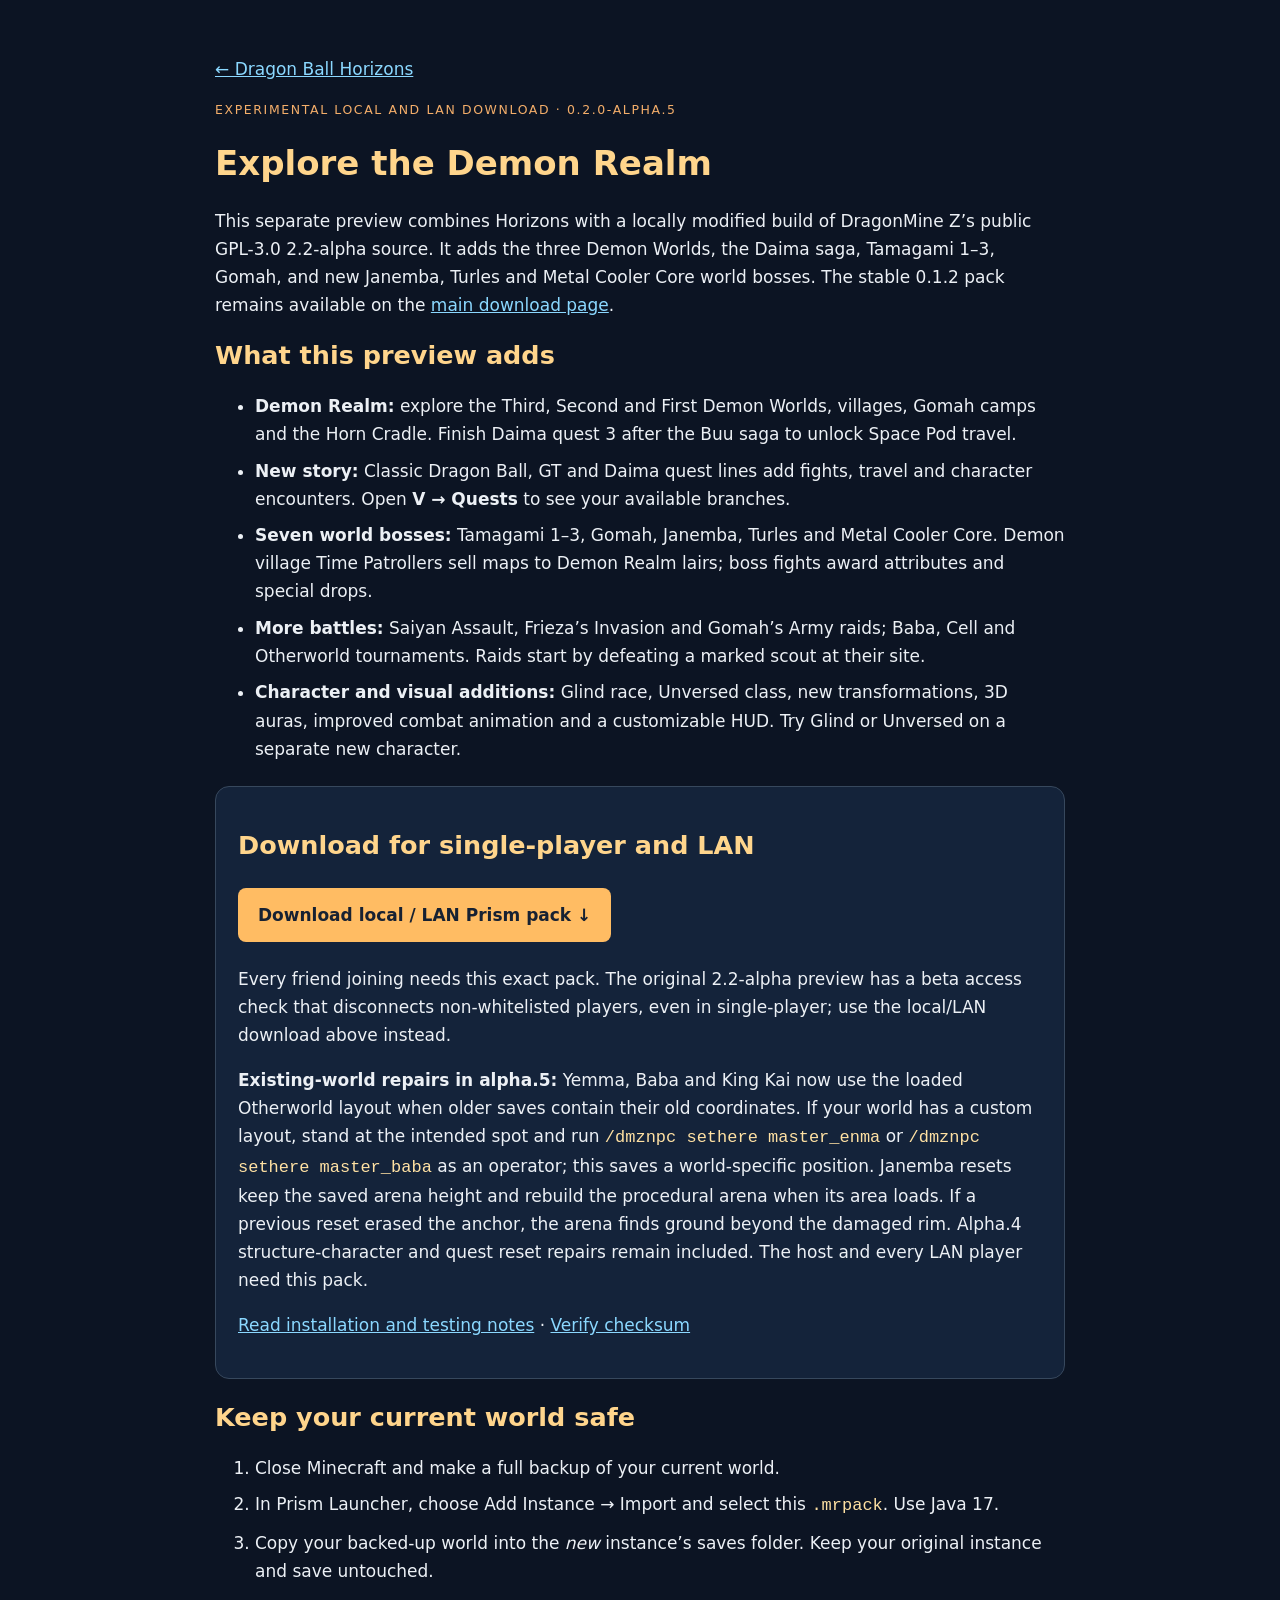
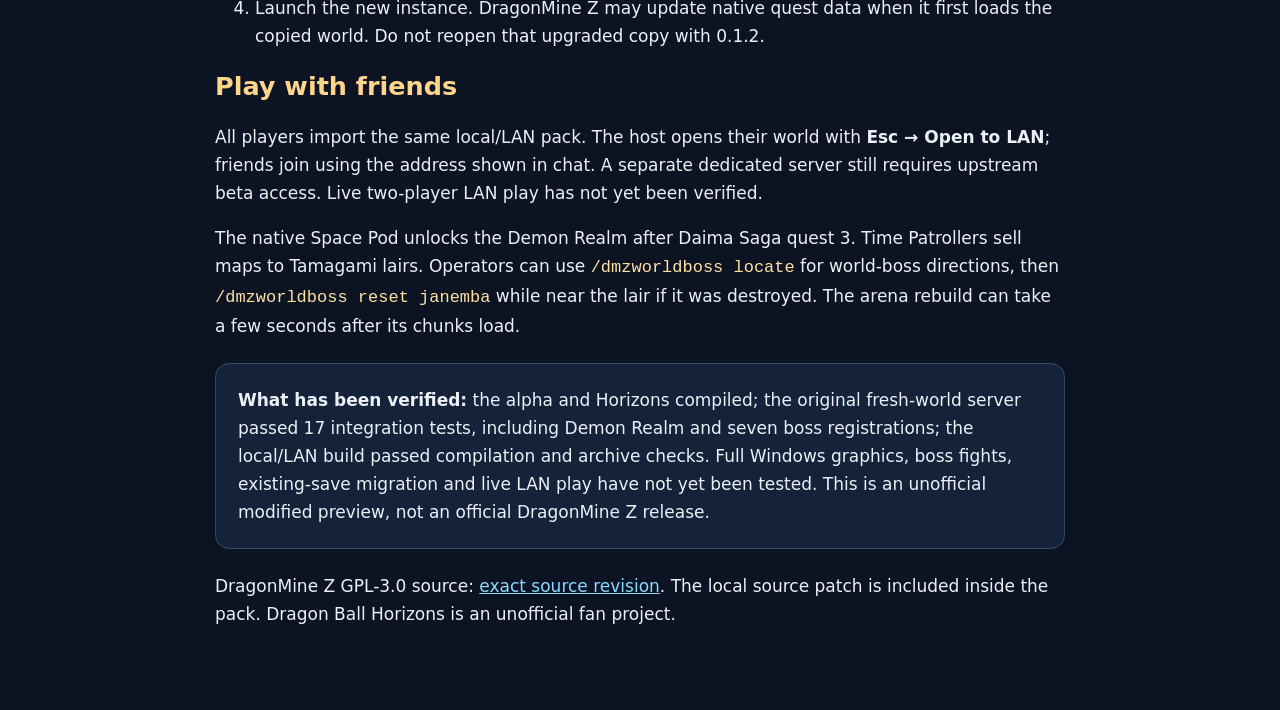
<file: demon-realm-preview.html>
<!doctype html>
<html lang="en">
<head>
  <meta charset="utf-8">
  <meta name="viewport" content="width=device-width, initial-scale=1">
  <title>Demon Realm preview · Dragon Ball Horizons</title>
  <style>
    body{margin:0;background:#0c1423;color:#ecf0f5;font:17px/1.65 system-ui,sans-serif}
    main{max-width:850px;margin:auto;padding:38px 24px 75px}
    a{color:#8bd8ff} h1,h2{line-height:1.2;color:#ffd58c}
    .tag{letter-spacing:.13em;text-transform:uppercase;color:#f4ae6a;font-size:.78rem}
    .card{padding:22px;border:1px solid #37485d;border-radius:14px;background:#14233a;margin:23px 0}
    .button{display:inline-block;padding:13px 20px;margin:6px 8px 6px 0;border-radius:8px;background:#ffbc63;color:#172132;font-weight:700;text-decoration:none}
    code{color:#ffe1a3}li{margin:.5em 0}
  </style>
</head>
<body><main>
  <p><a href="index.html">← Dragon Ball Horizons</a></p>
  <p class="tag">Experimental local and LAN download · 0.2.0-alpha.5</p>
  <h1>Explore the Demon Realm</h1>
  <p>This separate preview combines Horizons with a locally modified build of DragonMine Z’s public GPL-3.0 2.2-alpha source. It adds the three Demon Worlds, the Daima saga, Tamagami 1–3, Gomah, and new Janemba, Turles and Metal Cooler Core world bosses. The stable 0.1.2 pack remains available on the <a href="index.html#play">main download page</a>.</p>
  <h2>What this preview adds</h2>
  <ul>
    <li><strong>Demon Realm:</strong> explore the Third, Second and First Demon Worlds, villages, Gomah camps and the Horn Cradle. Finish Daima quest 3 after the Buu saga to unlock Space Pod travel.</li>
    <li><strong>New story:</strong> Classic Dragon Ball, GT and Daima quest lines add fights, travel and character encounters. Open <strong>V → Quests</strong> to see your available branches.</li>
    <li><strong>Seven world bosses:</strong> Tamagami 1–3, Gomah, Janemba, Turles and Metal Cooler Core. Demon village Time Patrollers sell maps to Demon Realm lairs; boss fights award attributes and special drops.</li>
    <li><strong>More battles:</strong> Saiyan Assault, Frieza’s Invasion and Gomah’s Army raids; Baba, Cell and Otherworld tournaments. Raids start by defeating a marked scout at their site.</li>
    <li><strong>Character and visual additions:</strong> Glind race, Unversed class, new transformations, 3D auras, improved combat animation and a customizable HUD. Try Glind or Unversed on a separate new character.</li>
  </ul>
  <div class="card">
    <h2>Download for single-player and LAN</h2>
    <p><a class="button" href="https://github.com/jakailindquist-png/dragon-ball-horizons/releases/download/v0.2.0-alpha.5/Dragon-Ball-Horizons-0.2.0-alpha.5-local-lan.mrpack" download>Download local / LAN Prism pack ↓</a></p>
    <p>Every friend joining needs this exact pack. The original 2.2-alpha preview has a beta access check that disconnects non-whitelisted players, even in single-player; use the local/LAN download above instead.</p>
    <p><strong>Existing-world repairs in alpha.5:</strong> Yemma, Baba and King Kai now use the loaded Otherworld layout when older saves contain their old coordinates. If your world has a custom layout, stand at the intended spot and run <code>/dmznpc sethere master_enma</code> or <code>/dmznpc sethere master_baba</code> as an operator; this saves a world-specific position. Janemba resets keep the saved arena height and rebuild the procedural arena when its area loads. If a previous reset erased the anchor, the arena finds ground beyond the damaged rim. Alpha.4 structure-character and quest reset repairs remain included. The host and every LAN player need this pack.</p>
    <p><a href="https://github.com/jakailindquist-png/dragon-ball-horizons/releases/download/v0.2.0-alpha.5/Dragon-Ball-Horizons-0.2.0-alpha.5-local-lan-READ-ME.md">Read installation and testing notes</a> · <a href="https://github.com/jakailindquist-png/dragon-ball-horizons/releases/download/v0.2.0-alpha.5/Dragon-Ball-Horizons-0.2.0-alpha.5-local-lan.sha256">Verify checksum</a></p>
  </div>
  <h2>Keep your current world safe</h2>
  <ol>
    <li>Close Minecraft and make a full backup of your current world.</li>
    <li>In Prism Launcher, choose Add Instance → Import and select this <code>.mrpack</code>. Use Java 17.</li>
    <li>Copy your backed-up world into the <em>new</em> instance’s saves folder. Keep your original instance and save untouched.</li>
    <li>Launch the new instance. DragonMine Z may update native quest data when it first loads the copied world. Do not reopen that upgraded copy with 0.1.2.</li>
  </ol>
  <h2>Play with friends</h2>
  <p>All players import the same local/LAN pack. The host opens their world with <strong>Esc → Open to LAN</strong>; friends join using the address shown in chat. A separate dedicated server still requires upstream beta access. Live two-player LAN play has not yet been verified.</p>
  <p>The native Space Pod unlocks the Demon Realm after Daima Saga quest 3. Time Patrollers sell maps to Tamagami lairs. Operators can use <code>/dmzworldboss locate</code> for world-boss directions, then <code>/dmzworldboss reset janemba</code> while near the lair if it was destroyed. The arena rebuild can take a few seconds after its chunks load.</p>
  <div class="card"><strong>What has been verified:</strong> the alpha and Horizons compiled; the original fresh-world server passed 17 integration tests, including Demon Realm and seven boss registrations; the local/LAN build passed compilation and archive checks. Full Windows graphics, boss fights, existing-save migration and live LAN play have not yet been tested. This is an unofficial modified preview, not an official DragonMine Z release.</div>
  <p>DragonMine Z GPL-3.0 source: <a href="https://github.com/DragonMineZ/dragonminez/tree/7c0ef5143c1219ef611b4a61cf41599ee0c4b8b4">exact source revision</a>. The local source patch is included inside the pack. Dragon Ball Horizons is an unofficial fan project.</p>
</main></body></html>
</file>
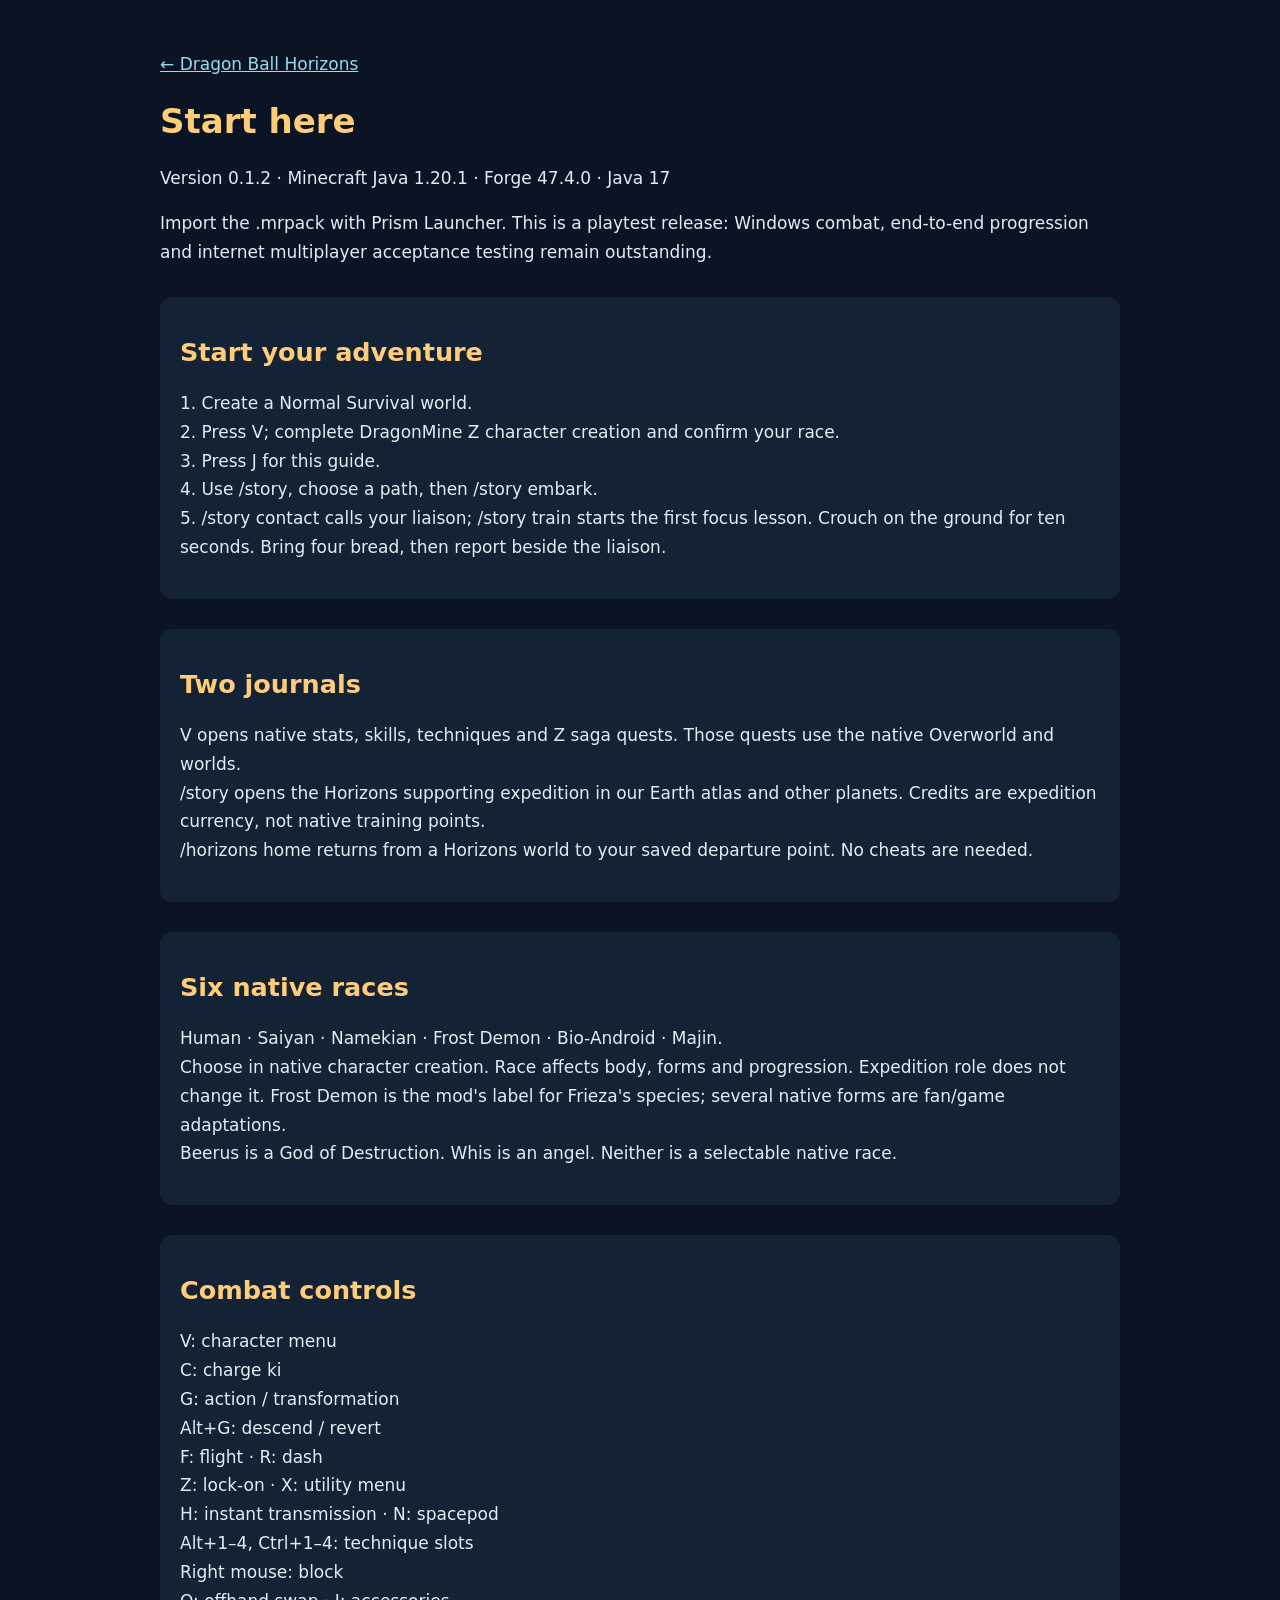
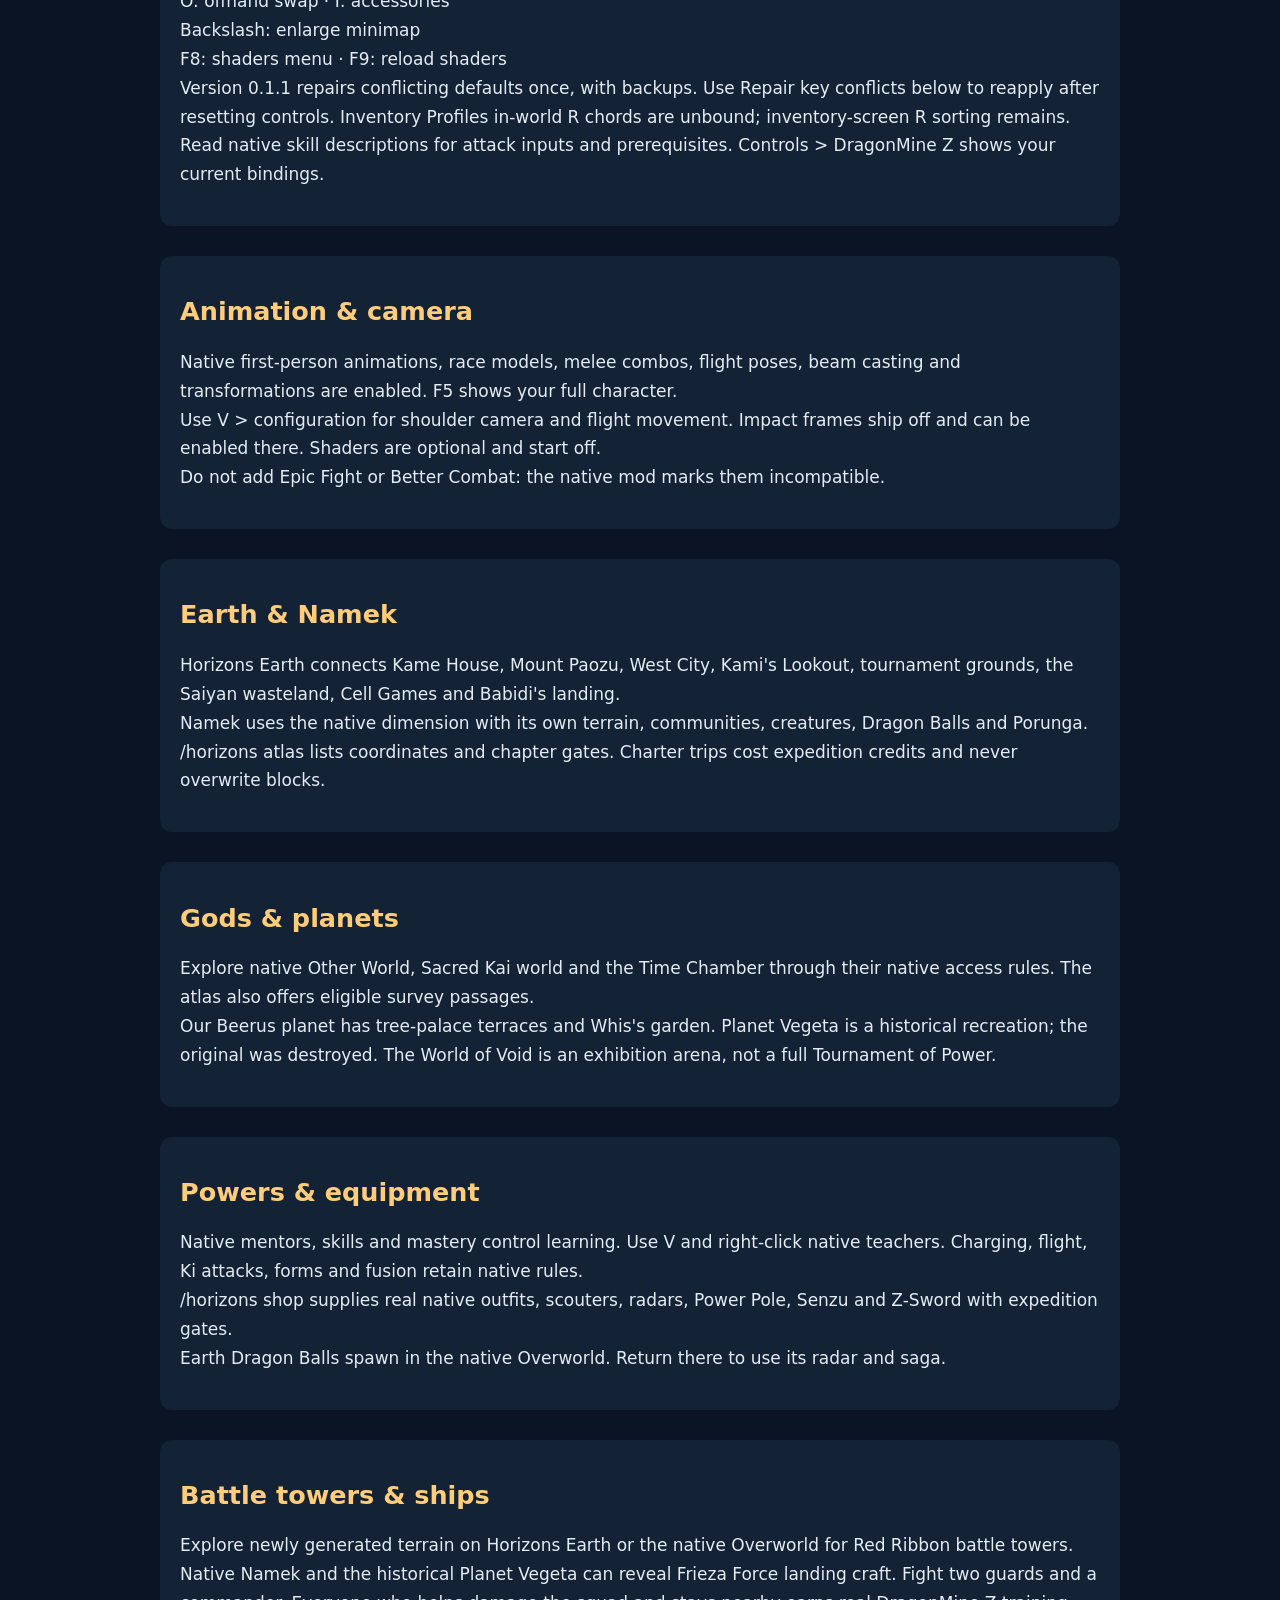
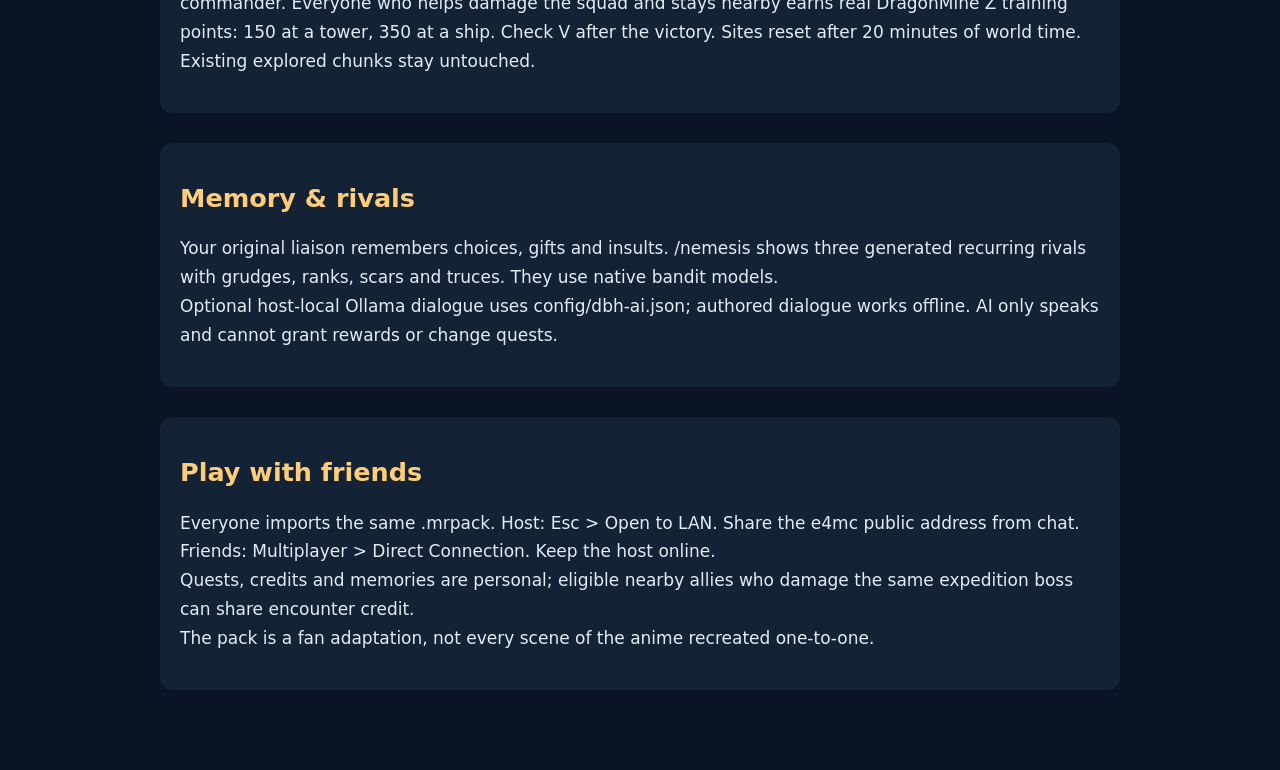
<file: START-HERE.html>
<!doctype html><html lang="en"><meta charset="utf-8"><meta name="viewport" content="width=device-width,initial-scale=1"><title>Start here · Dragon Ball Horizons</title><style>body{margin:0;background:#0b1424;color:#e3ecf3;font:17px/1.7 system-ui,sans-serif}main{max-width:960px;margin:auto;padding:50px 24px}h1,h2{line-height:1.15;color:#ffcd79}a{color:#96dced}code{color:#ffd58e}section{margin:30px 0;padding:20px;background:#142236;border-radius:12px}input{width:calc(100% - 28px);padding:14px;background:#1b3045;color:white;border:1px solid #65819a;border-radius:8px}table{width:100%;border-collapse:collapse;font-size:14px}td,th{text-align:left;padding:10px;border-bottom:1px solid #314359;overflow-wrap:anywhere}small{color:#b3c5d4}.table-wrap{overflow:auto}li{margin-bottom:8px}</style><main><a href="index.html">← Dragon Ball Horizons</a><h1>Start here</h1><p>Version 0.1.2 · Minecraft Java 1.20.1 · Forge 47.4.0 · Java 17</p><p>Import the .mrpack with Prism Launcher. This is a playtest release: Windows combat, end-to-end progression and internet multiplayer acceptance testing remain outstanding.</p><section><h2>Start your adventure</h2><p>1. Create a Normal Survival world.<br>2. Press V; complete DragonMine Z character creation and confirm your race.<br>3. Press J for this guide.<br>4. Use /story, choose a path, then /story embark.<br>5. /story contact calls your liaison; /story train starts the first focus lesson. Crouch on the ground for ten seconds. Bring four bread, then report beside the liaison.</p></section><section><h2>Two journals</h2><p>V opens native stats, skills, techniques and Z saga quests. Those quests use the native Overworld and worlds.<br>/story opens the Horizons supporting expedition in our Earth atlas and other planets. Credits are expedition currency, not native training points.<br>/horizons home returns from a Horizons world to your saved departure point. No cheats are needed.</p></section><section><h2>Six native races</h2><p>Human · Saiyan · Namekian · Frost Demon · Bio-Android · Majin.<br>Choose in native character creation. Race affects body, forms and progression. Expedition role does not change it. Frost Demon is the mod&#x27;s label for Frieza&#x27;s species; several native forms are fan/game adaptations.<br>Beerus is a God of Destruction. Whis is an angel. Neither is a selectable native race.</p></section><section><h2>Combat controls</h2><p>V: character menu<br>C: charge ki<br>G: action / transformation<br>Alt+G: descend / revert<br>F: flight · R: dash<br>Z: lock-on · X: utility menu<br>H: instant transmission · N: spacepod<br>Alt+1–4, Ctrl+1–4: technique slots<br>Right mouse: block<br>O: offhand swap · I: accessories<br>Backslash: enlarge minimap<br>F8: shaders menu · F9: reload shaders<br>Version 0.1.1 repairs conflicting defaults once, with backups. Use Repair key conflicts below to reapply after resetting controls. Inventory Profiles in-world R chords are unbound; inventory-screen R sorting remains.<br>Read native skill descriptions for attack inputs and prerequisites. Controls &gt; DragonMine Z shows your current bindings.</p></section><section><h2>Animation &amp; camera</h2><p>Native first-person animations, race models, melee combos, flight poses, beam casting and transformations are enabled. F5 shows your full character.<br>Use V &gt; configuration for shoulder camera and flight movement. Impact frames ship off and can be enabled there. Shaders are optional and start off.<br>Do not add Epic Fight or Better Combat: the native mod marks them incompatible.</p></section><section><h2>Earth &amp; Namek</h2><p>Horizons Earth connects Kame House, Mount Paozu, West City, Kami&#x27;s Lookout, tournament grounds, the Saiyan wasteland, Cell Games and Babidi&#x27;s landing.<br>Namek uses the native dimension with its own terrain, communities, creatures, Dragon Balls and Porunga.<br>/horizons atlas lists coordinates and chapter gates. Charter trips cost expedition credits and never overwrite blocks.</p></section><section><h2>Gods &amp; planets</h2><p>Explore native Other World, Sacred Kai world and the Time Chamber through their native access rules. The atlas also offers eligible survey passages.<br>Our Beerus planet has tree-palace terraces and Whis&#x27;s garden. Planet Vegeta is a historical recreation; the original was destroyed. The World of Void is an exhibition arena, not a full Tournament of Power.</p></section><section><h2>Powers &amp; equipment</h2><p>Native mentors, skills and mastery control learning. Use V and right-click native teachers. Charging, flight, Ki attacks, forms and fusion retain native rules.<br>/horizons shop supplies real native outfits, scouters, radars, Power Pole, Senzu and Z-Sword with expedition gates.<br>Earth Dragon Balls spawn in the native Overworld. Return there to use its radar and saga.</p></section><section><h2>Battle towers &amp; ships</h2><p>Explore newly generated terrain on Horizons Earth or the native Overworld for Red Ribbon battle towers. Native Namek and the historical Planet Vegeta can reveal Frieza Force landing craft. Fight two guards and a commander. Everyone who helps damage the squad and stays nearby earns real DragonMine Z training points: 150 at a tower, 350 at a ship. Check V after the victory. Sites reset after 20 minutes of world time. Existing explored chunks stay untouched.</p></section><section><h2>Memory &amp; rivals</h2><p>Your original liaison remembers choices, gifts and insults. /nemesis shows three generated recurring rivals with grudges, ranks, scars and truces. They use native bandit models.<br>Optional host-local Ollama dialogue uses config/dbh-ai.json; authored dialogue works offline. AI only speaks and cannot grant rewards or change quests.</p></section><section><h2>Play with friends</h2><p>Everyone imports the same .mrpack. Host: Esc &gt; Open to LAN. Share the e4mc public address from chat. Friends: Multiplayer &gt; Direct Connection. Keep the host online.<br>Quests, credits and memories are personal; eligible nearby allies who damage the same expedition boss can share encounter credit.<br>The pack is a fan adaptation, not every scene of the anime recreated one-to-one.</p></section></main></html>
</file>
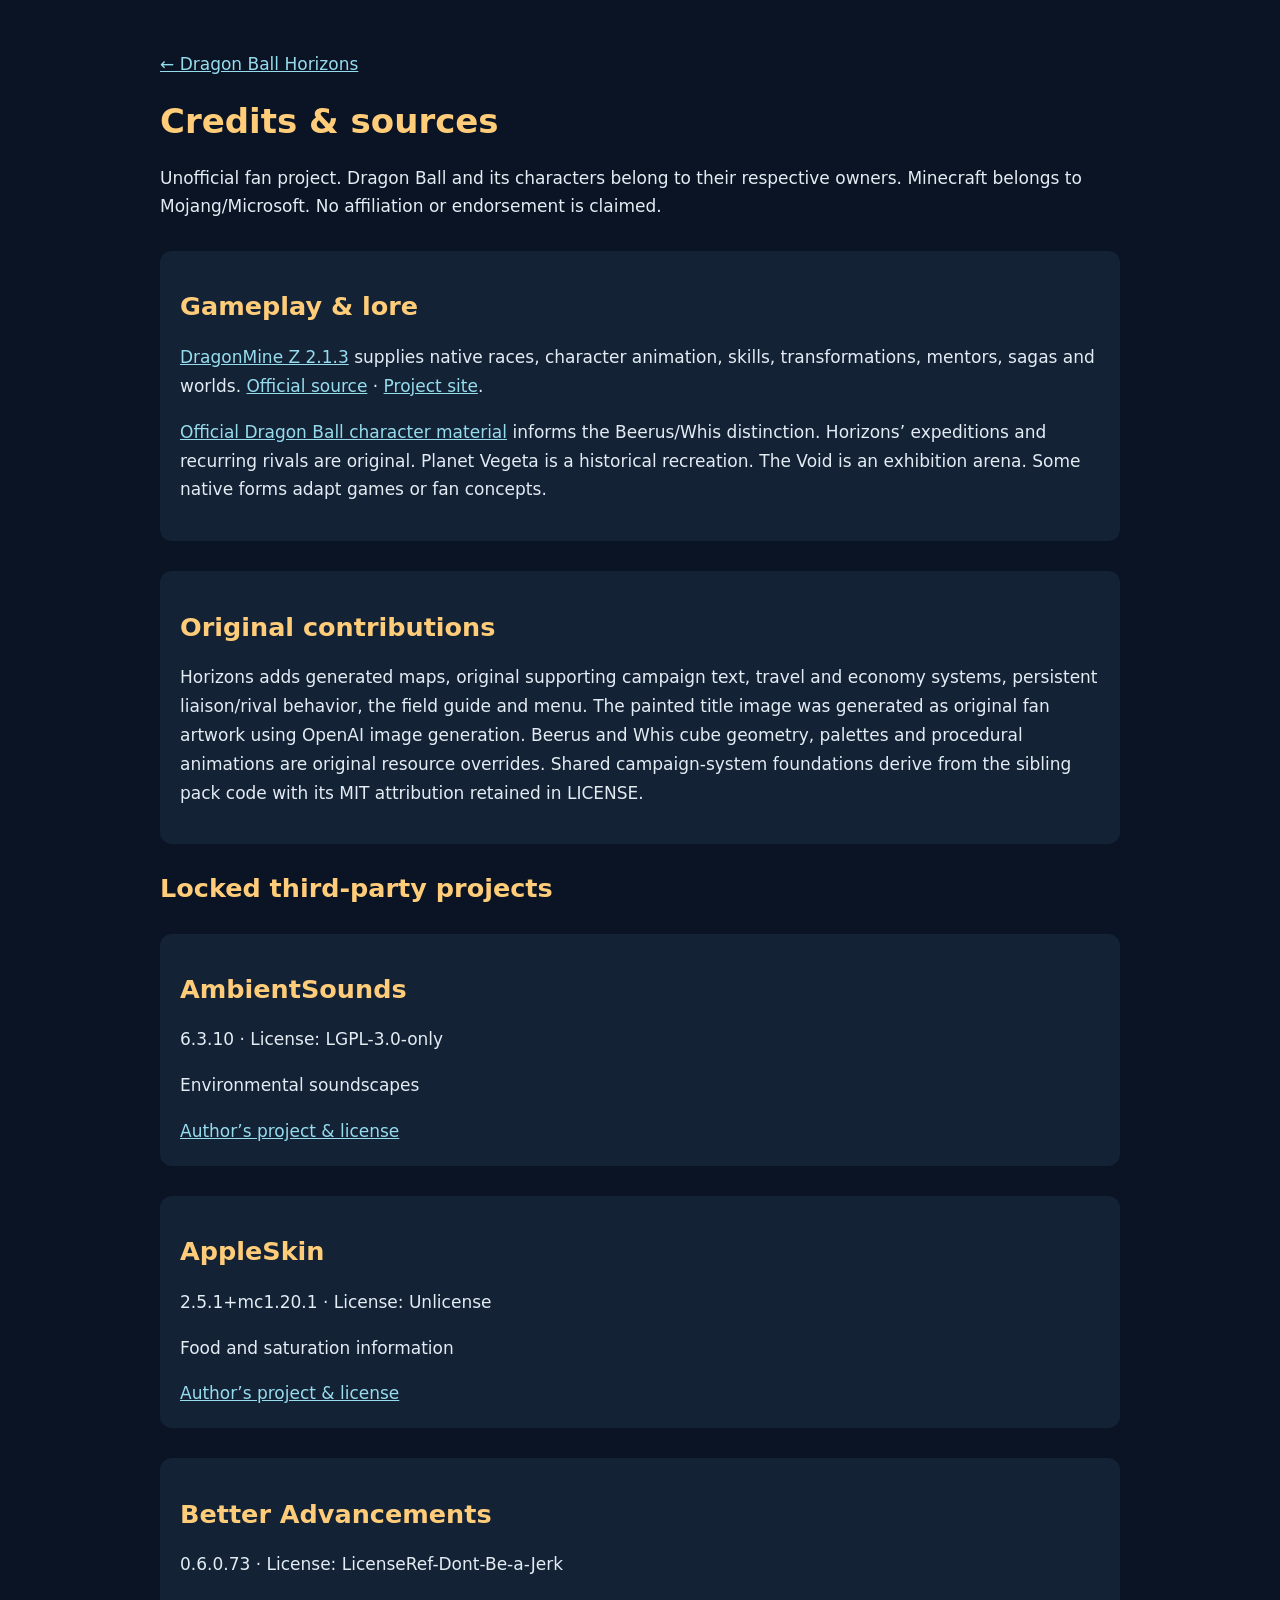
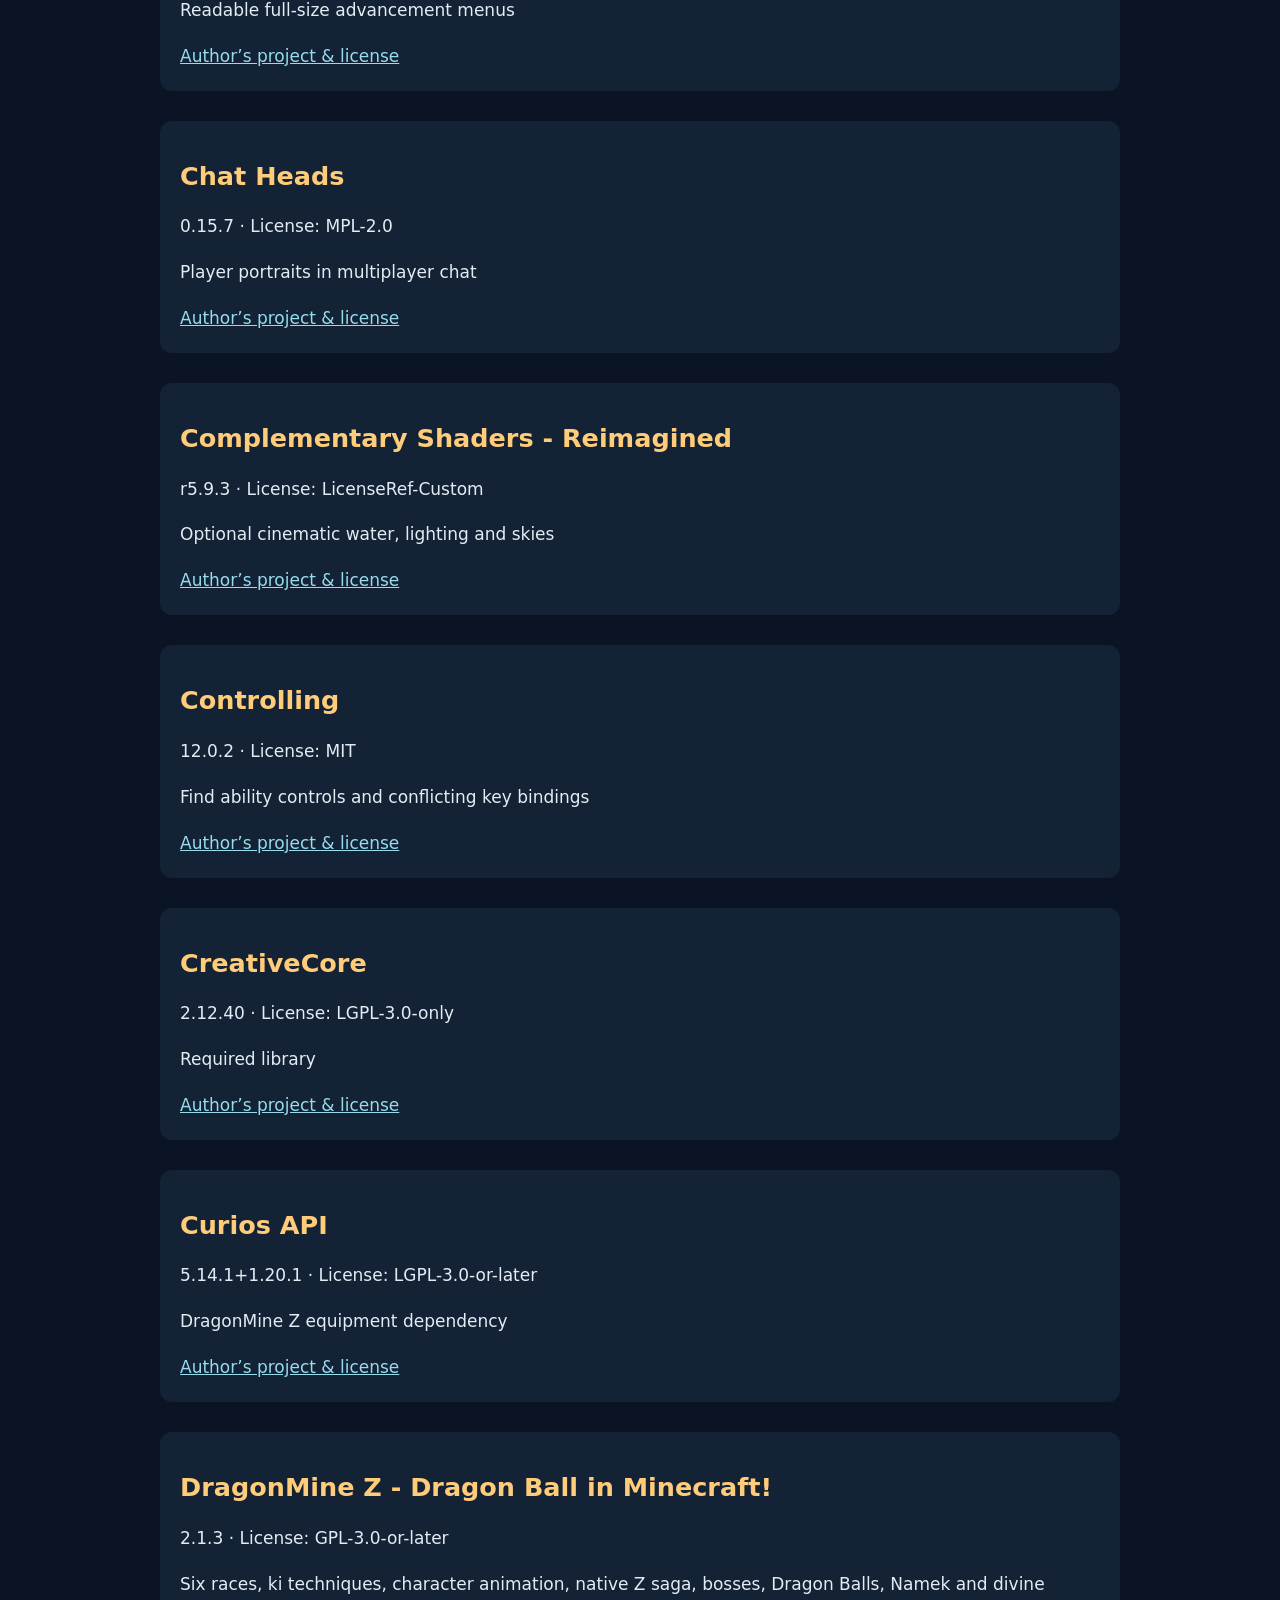
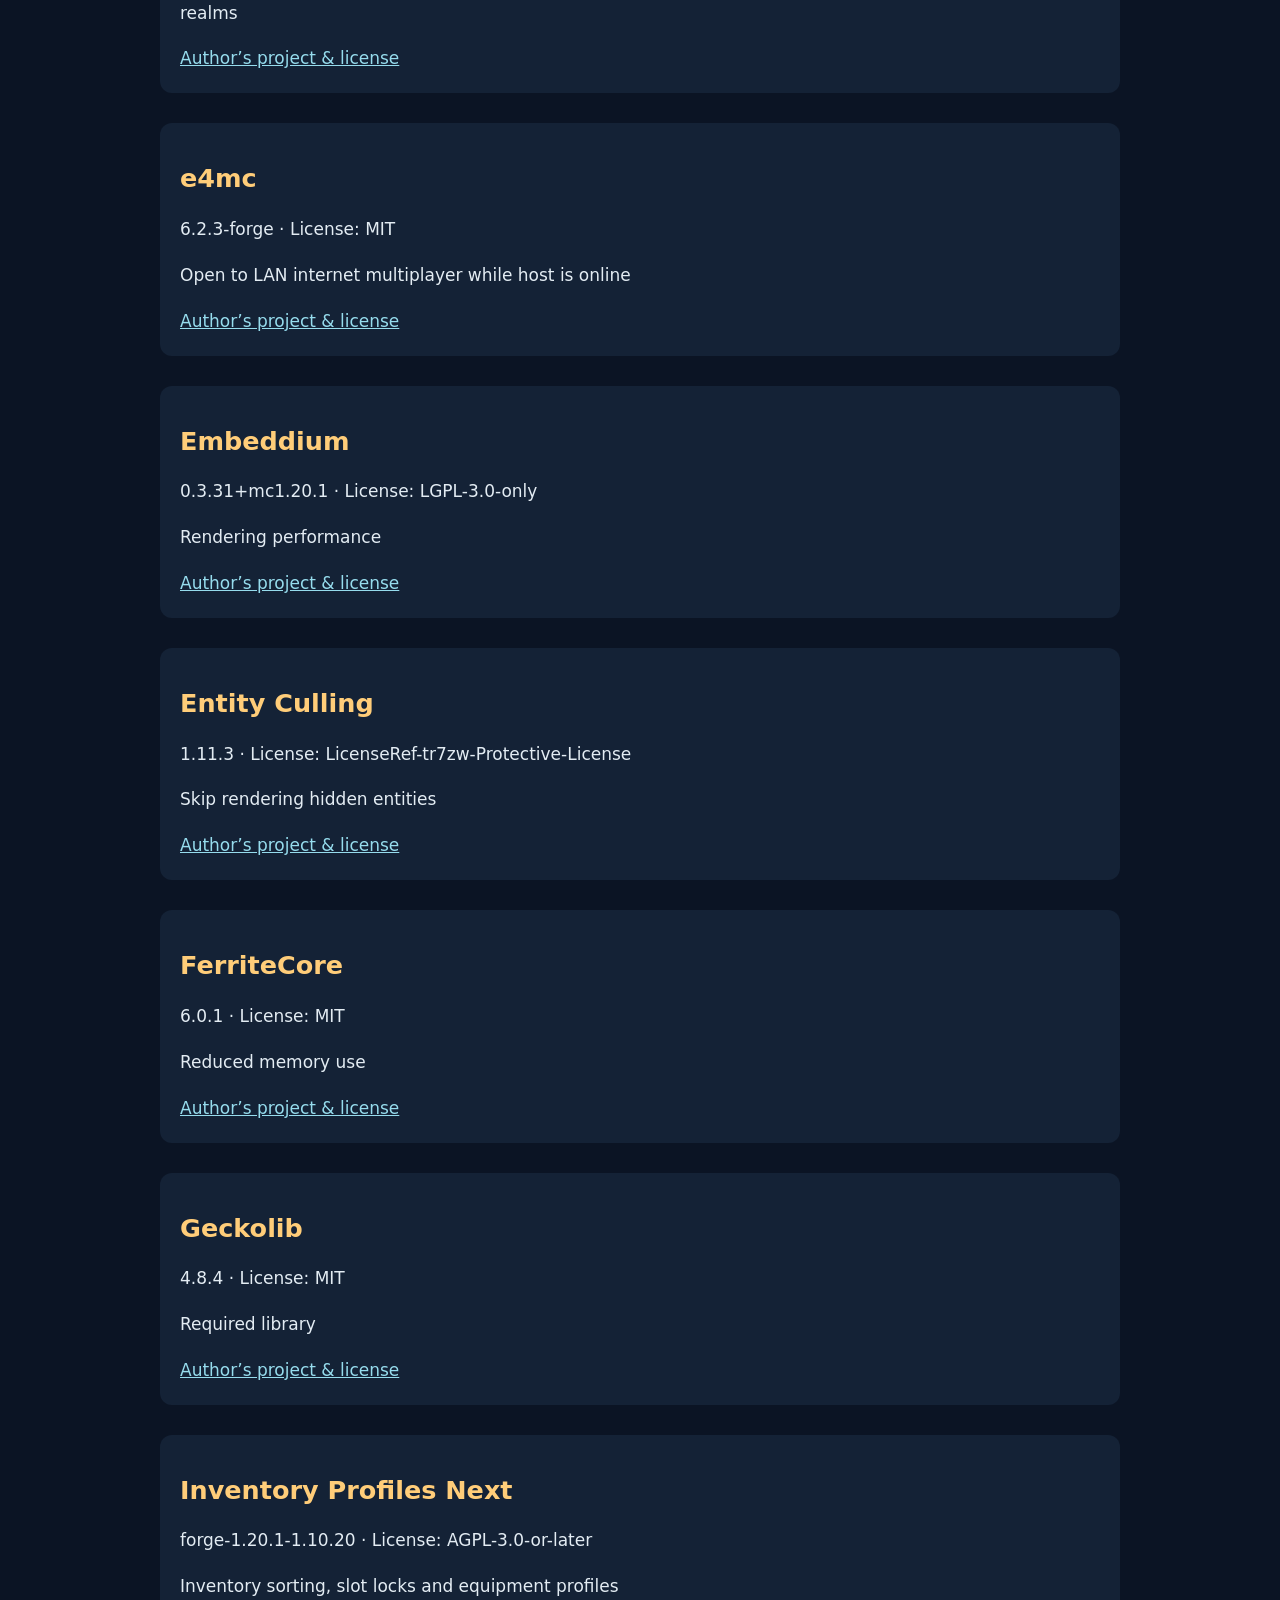
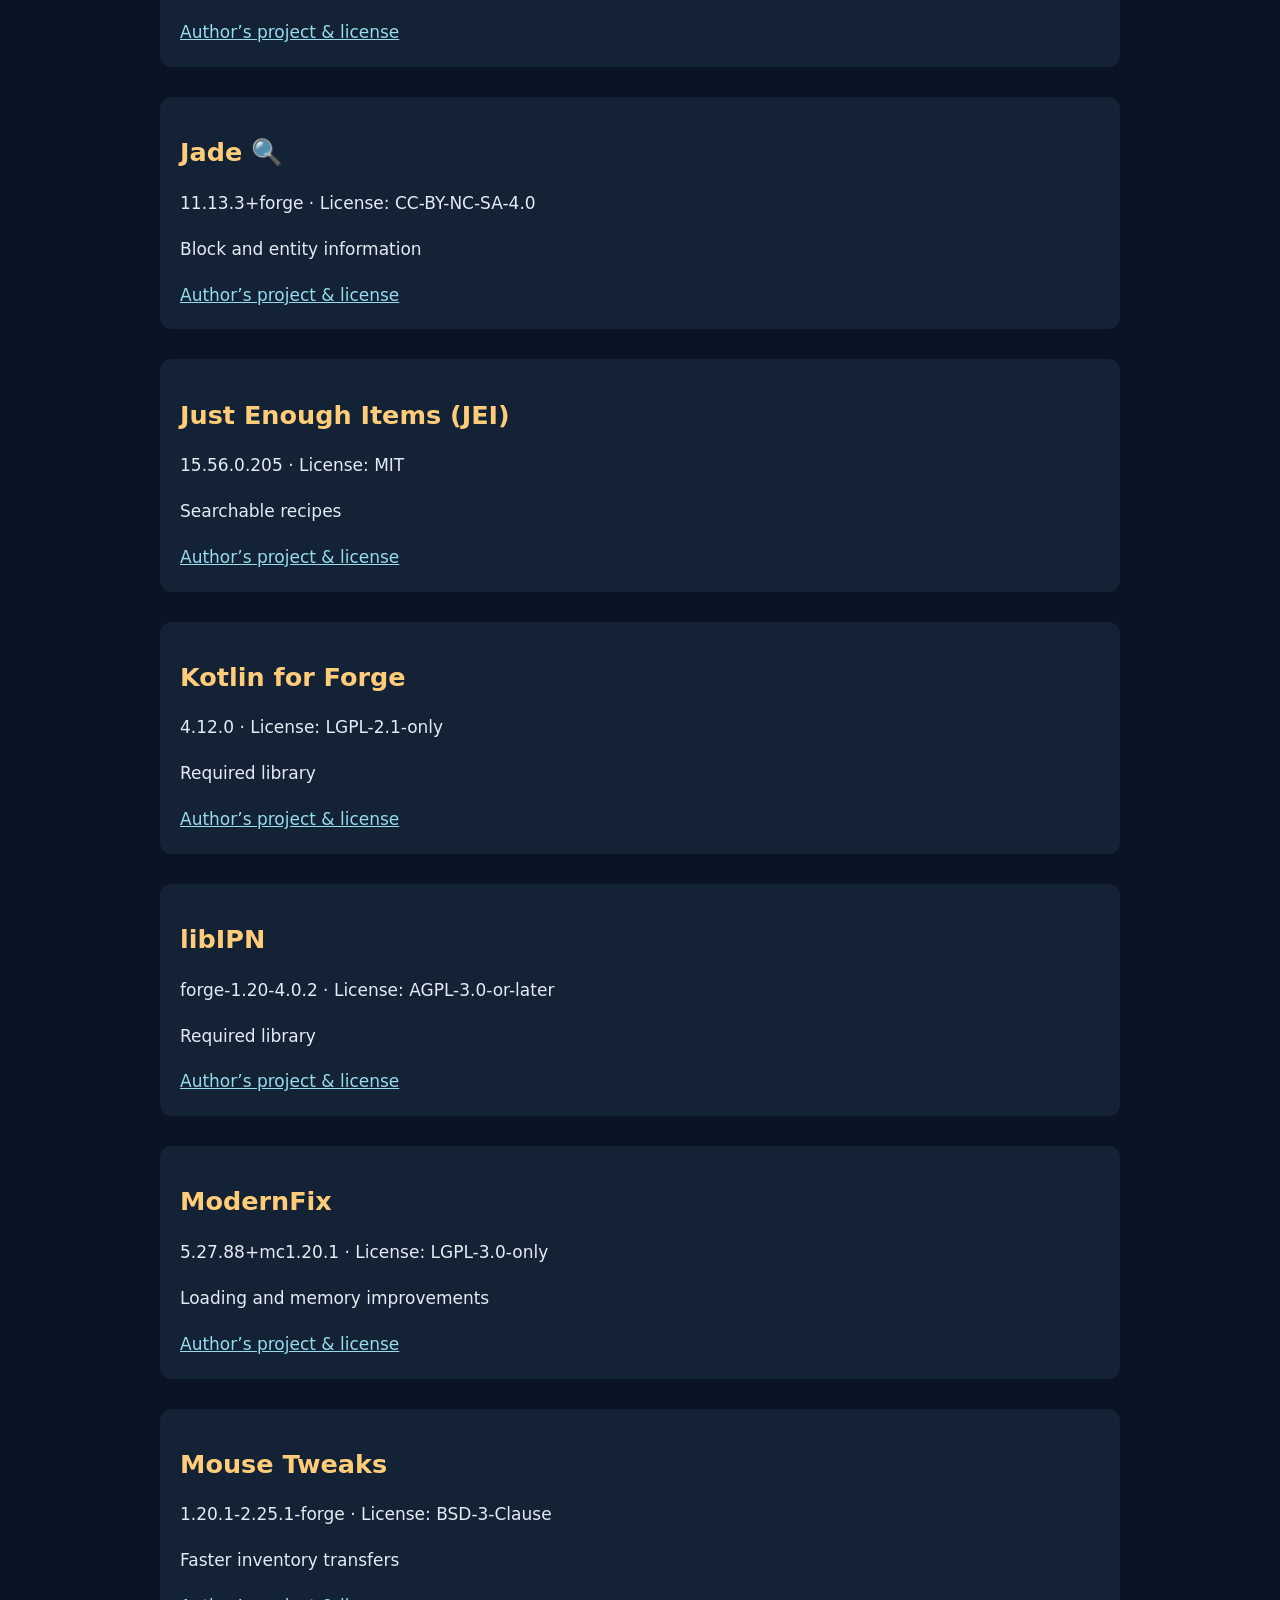
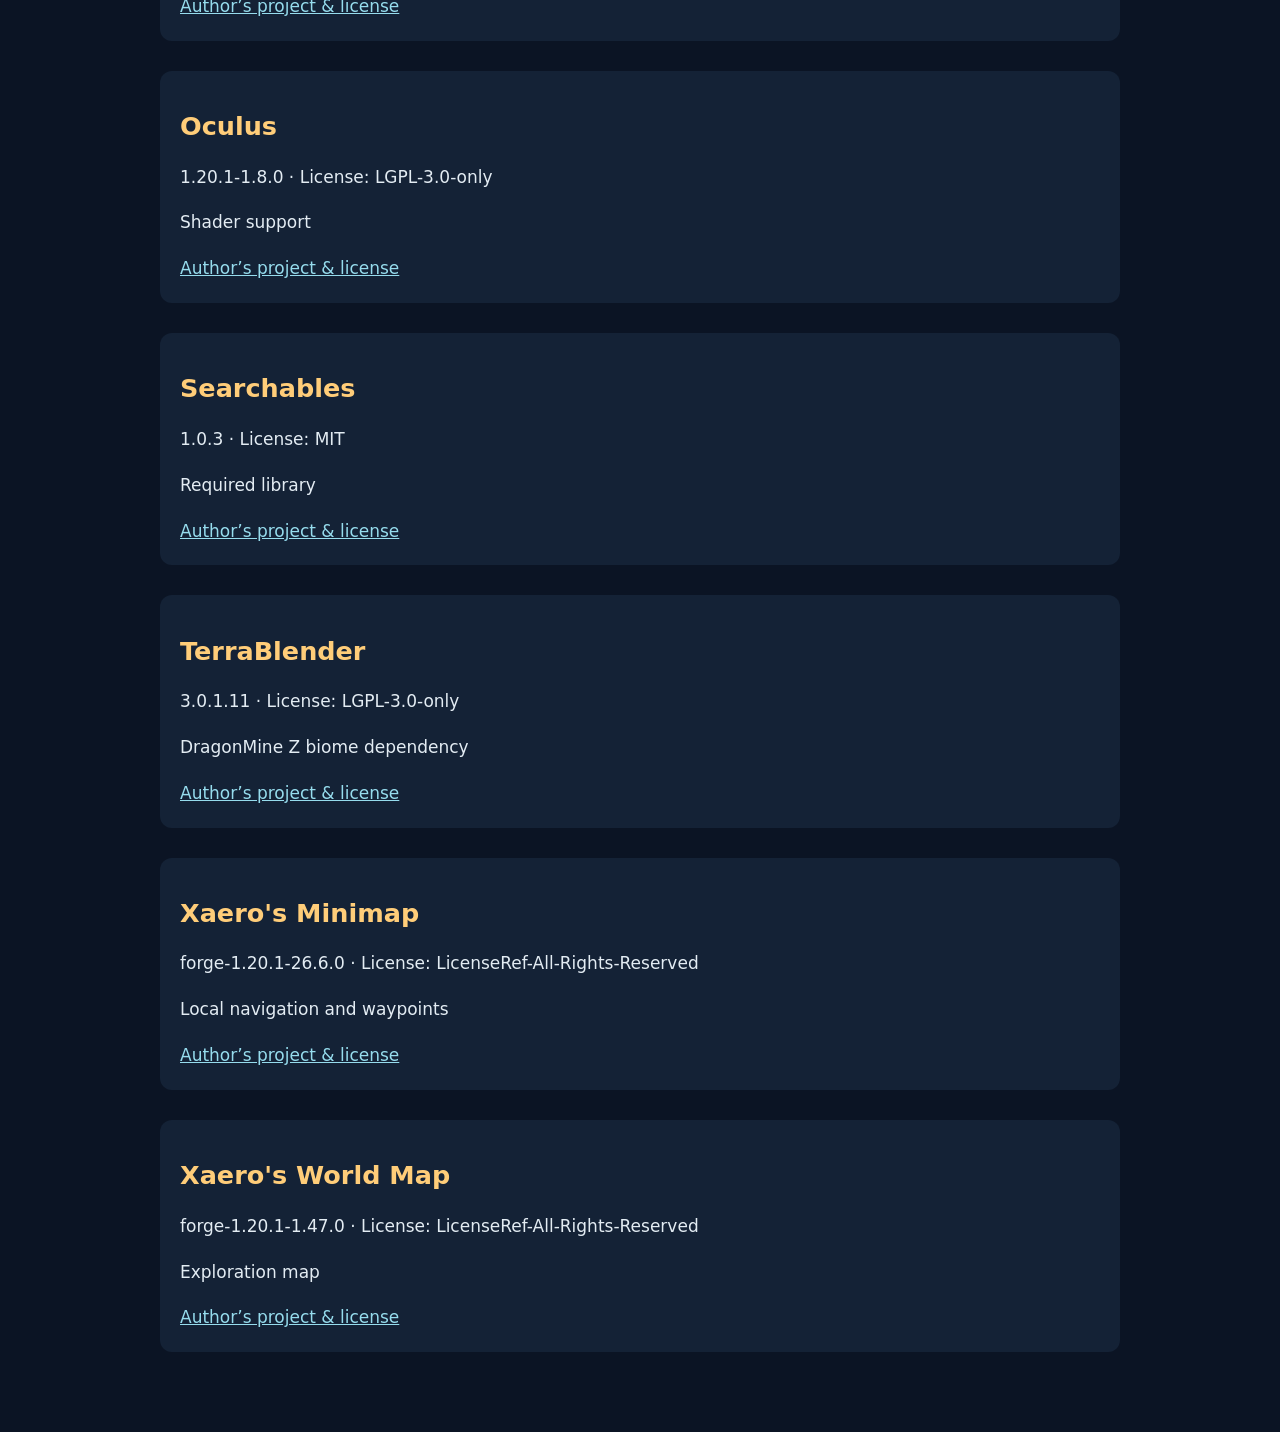
<file: THIRD-PARTY.html>
<!doctype html><html lang="en"><meta charset="utf-8"><meta name="viewport" content="width=device-width,initial-scale=1"><title>Credits &amp; sources · Dragon Ball Horizons</title><style>body{margin:0;background:#0b1424;color:#e3ecf3;font:17px/1.7 system-ui,sans-serif}main{max-width:960px;margin:auto;padding:50px 24px}h1,h2{line-height:1.15;color:#ffcd79}a{color:#96dced}code{color:#ffd58e}section{margin:30px 0;padding:20px;background:#142236;border-radius:12px}input{width:calc(100% - 28px);padding:14px;background:#1b3045;color:white;border:1px solid #65819a;border-radius:8px}table{width:100%;border-collapse:collapse;font-size:14px}td,th{text-align:left;padding:10px;border-bottom:1px solid #314359;overflow-wrap:anywhere}small{color:#b3c5d4}.table-wrap{overflow:auto}li{margin-bottom:8px}</style><main><a href="index.html">← Dragon Ball Horizons</a><h1>Credits &amp; sources</h1><p>Unofficial fan project. Dragon Ball and its characters belong to their respective owners. Minecraft belongs to Mojang/Microsoft. No affiliation or endorsement is claimed.</p><section><h2>Gameplay & lore</h2><p><a href="https://modrinth.com/mod/dragonminez">DragonMine Z 2.1.3</a> supplies native races, character animation, skills, transformations, mentors, sagas and worlds. <a href="https://github.com/DragonMineZ/dragonminez">Official source</a> · <a href="https://dragonminez.com/">Project site</a>.</p><p><a href="https://en.dragon-ball-official.com/news/01_689.html">Official Dragon Ball character material</a> informs the Beerus/Whis distinction. Horizons’ expeditions and recurring rivals are original. Planet Vegeta is a historical recreation. The Void is an exhibition arena. Some native forms adapt games or fan concepts.</p></section><section><h2>Original contributions</h2><p>Horizons adds generated maps, original supporting campaign text, travel and economy systems, persistent liaison/rival behavior, the field guide and menu. The painted title image was generated as original fan artwork using OpenAI image generation. Beerus and Whis cube geometry, palettes and procedural animations are original resource overrides. Shared campaign-system foundations derive from the sibling pack code with its MIT attribution retained in LICENSE.</p></section><h2>Locked third-party projects</h2><section><h2>AmbientSounds</h2><p>6.3.10 · License: LGPL-3.0-only</p><p>Environmental soundscapes</p><a href="https://modrinth.com/mod/ambientsounds">Author’s project & license</a></section><section><h2>AppleSkin</h2><p>2.5.1+mc1.20.1 · License: Unlicense</p><p>Food and saturation information</p><a href="https://modrinth.com/mod/appleskin">Author’s project & license</a></section><section><h2>Better Advancements</h2><p>0.6.0.73 · License: LicenseRef-Dont-Be-a-Jerk</p><p>Readable full-size advancement menus</p><a href="https://modrinth.com/mod/better-advancements">Author’s project & license</a></section><section><h2>Chat Heads</h2><p>0.15.7 · License: MPL-2.0</p><p>Player portraits in multiplayer chat</p><a href="https://modrinth.com/mod/chat-heads">Author’s project & license</a></section><section><h2>Complementary Shaders - Reimagined</h2><p>r5.9.3 · License: LicenseRef-Custom</p><p>Optional cinematic water, lighting and skies</p><a href="https://modrinth.com/shader/complementary-reimagined">Author’s project & license</a></section><section><h2>Controlling</h2><p>12.0.2 · License: MIT</p><p>Find ability controls and conflicting key bindings</p><a href="https://modrinth.com/mod/controlling">Author’s project & license</a></section><section><h2>CreativeCore</h2><p>2.12.40 · License: LGPL-3.0-only</p><p>Required library</p><a href="https://modrinth.com/mod/creativecore">Author’s project & license</a></section><section><h2>Curios API</h2><p>5.14.1+1.20.1 · License: LGPL-3.0-or-later</p><p>DragonMine Z equipment dependency</p><a href="https://modrinth.com/mod/curios">Author’s project & license</a></section><section><h2>DragonMine Z - Dragon Ball in Minecraft!</h2><p>2.1.3 · License: GPL-3.0-or-later</p><p>Six races, ki techniques, character animation, native Z saga, bosses, Dragon Balls, Namek and divine realms</p><a href="https://modrinth.com/mod/dragonminez">Author’s project & license</a></section><section><h2>e4mc</h2><p>6.2.3-forge · License: MIT</p><p>Open to LAN internet multiplayer while host is online</p><a href="https://modrinth.com/mod/e4mc">Author’s project & license</a></section><section><h2>Embeddium</h2><p>0.3.31+mc1.20.1 · License: LGPL-3.0-only</p><p>Rendering performance</p><a href="https://modrinth.com/mod/embeddium">Author’s project & license</a></section><section><h2>Entity Culling</h2><p>1.11.3 · License: LicenseRef-tr7zw-Protective-License</p><p>Skip rendering hidden entities</p><a href="https://modrinth.com/mod/entityculling">Author’s project & license</a></section><section><h2>FerriteCore</h2><p>6.0.1 · License: MIT</p><p>Reduced memory use</p><a href="https://modrinth.com/mod/ferrite-core">Author’s project & license</a></section><section><h2>Geckolib</h2><p>4.8.4 · License: MIT</p><p>Required library</p><a href="https://modrinth.com/mod/geckolib">Author’s project & license</a></section><section><h2>Inventory Profiles Next</h2><p>forge-1.20.1-1.10.20 · License: AGPL-3.0-or-later</p><p>Inventory sorting, slot locks and equipment profiles</p><a href="https://modrinth.com/mod/inventory-profiles-next">Author’s project & license</a></section><section><h2>Jade 🔍</h2><p>11.13.3+forge · License: CC-BY-NC-SA-4.0</p><p>Block and entity information</p><a href="https://modrinth.com/mod/jade">Author’s project & license</a></section><section><h2>Just Enough Items (JEI)</h2><p>15.56.0.205 · License: MIT</p><p>Searchable recipes</p><a href="https://modrinth.com/mod/jei">Author’s project & license</a></section><section><h2>Kotlin for Forge</h2><p>4.12.0 · License: LGPL-2.1-only</p><p>Required library</p><a href="https://modrinth.com/mod/kotlin-for-forge">Author’s project & license</a></section><section><h2>libIPN</h2><p>forge-1.20-4.0.2 · License: AGPL-3.0-or-later</p><p>Required library</p><a href="https://modrinth.com/mod/libipn">Author’s project & license</a></section><section><h2>ModernFix</h2><p>5.27.88+mc1.20.1 · License: LGPL-3.0-only</p><p>Loading and memory improvements</p><a href="https://modrinth.com/mod/modernfix">Author’s project & license</a></section><section><h2>Mouse Tweaks</h2><p>1.20.1-2.25.1-forge · License: BSD-3-Clause</p><p>Faster inventory transfers</p><a href="https://modrinth.com/mod/mouse-tweaks">Author’s project & license</a></section><section><h2>Oculus</h2><p>1.20.1-1.8.0 · License: LGPL-3.0-only</p><p>Shader support</p><a href="https://modrinth.com/mod/oculus">Author’s project & license</a></section><section><h2>Searchables</h2><p>1.0.3 · License: MIT</p><p>Required library</p><a href="https://modrinth.com/mod/searchables">Author’s project & license</a></section><section><h2>TerraBlender</h2><p>3.0.1.11 · License: LGPL-3.0-only</p><p>DragonMine Z biome dependency</p><a href="https://modrinth.com/mod/terrablender">Author’s project & license</a></section><section><h2>Xaero&#x27;s Minimap</h2><p>forge-1.20.1-26.6.0 · License: LicenseRef-All-Rights-Reserved</p><p>Local navigation and waypoints</p><a href="https://modrinth.com/mod/xaeros-minimap">Author’s project & license</a></section><section><h2>Xaero&#x27;s World Map</h2><p>forge-1.20.1-1.47.0 · License: LicenseRef-All-Rights-Reserved</p><p>Exploration map</p><a href="https://modrinth.com/mod/xaeros-world-map">Author’s project & license</a></section></main></html>
</file>
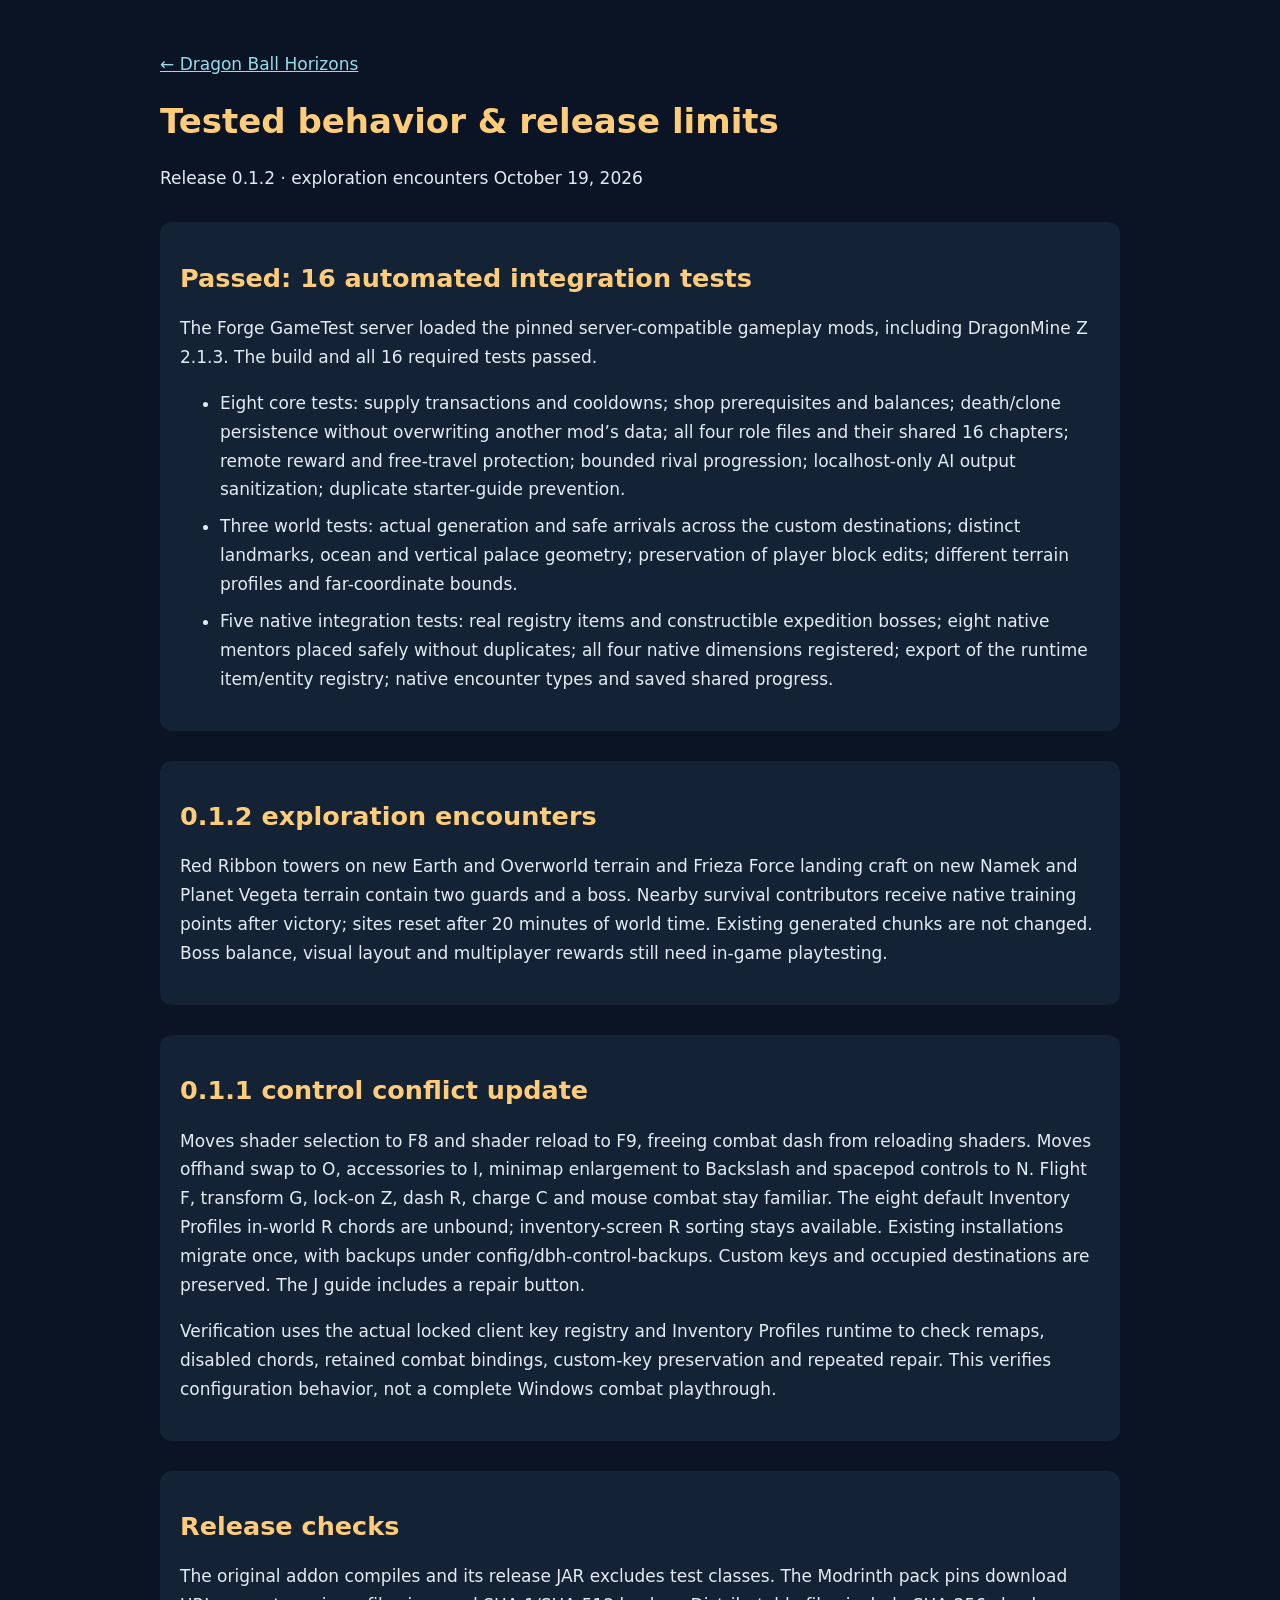
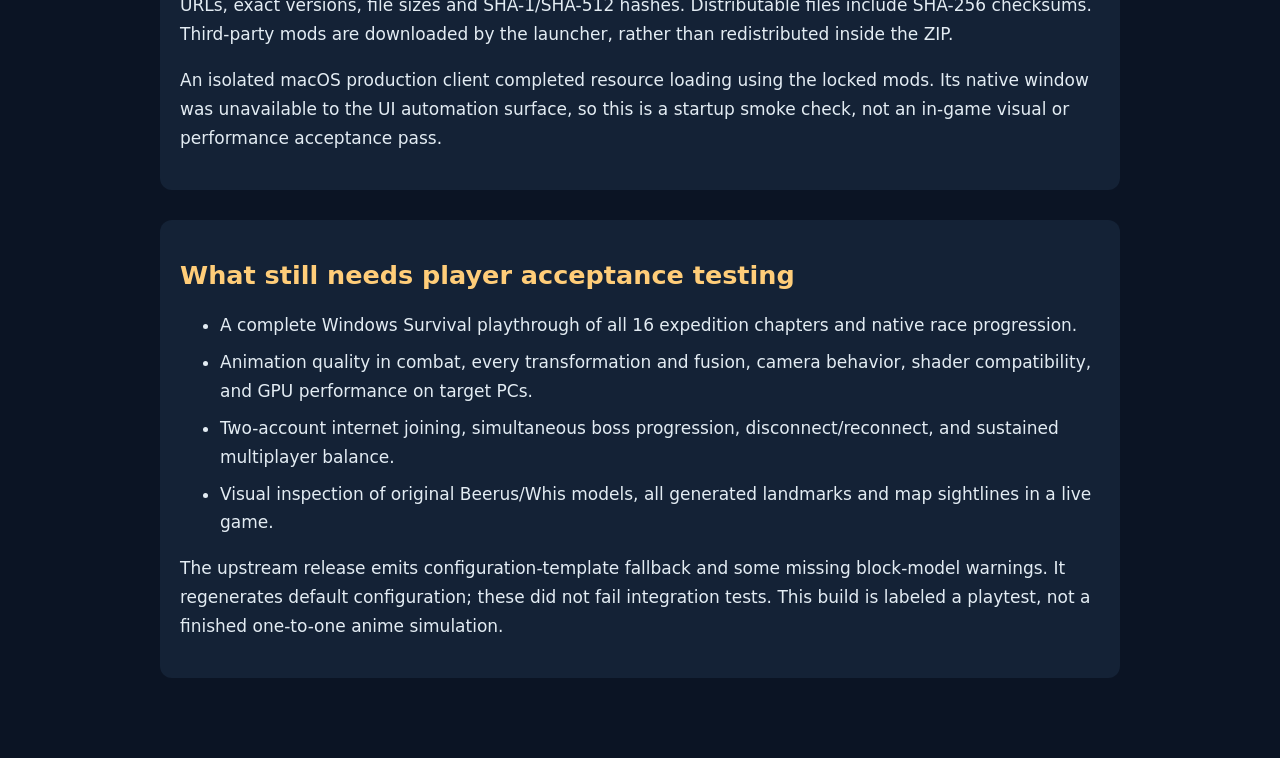
<file: VALIDATION.html>
<!doctype html><html lang="en"><meta charset="utf-8"><meta name="viewport" content="width=device-width,initial-scale=1"><title>Tested behavior &amp; release limits · Dragon Ball Horizons</title><style>body{margin:0;background:#0b1424;color:#e3ecf3;font:17px/1.7 system-ui,sans-serif}main{max-width:960px;margin:auto;padding:50px 24px}h1,h2{line-height:1.15;color:#ffcd79}a{color:#96dced}code{color:#ffd58e}section{margin:30px 0;padding:20px;background:#142236;border-radius:12px}input{width:calc(100% - 28px);padding:14px;background:#1b3045;color:white;border:1px solid #65819a;border-radius:8px}table{width:100%;border-collapse:collapse;font-size:14px}td,th{text-align:left;padding:10px;border-bottom:1px solid #314359;overflow-wrap:anywhere}small{color:#b3c5d4}.table-wrap{overflow:auto}li{margin-bottom:8px}</style><main><a href="index.html">← Dragon Ball Horizons</a><h1>Tested behavior &amp; release limits</h1><p>Release 0.1.2 · exploration encounters October 19, 2026</p>
<section><h2>Passed: 16 automated integration tests</h2><p>The Forge GameTest server loaded the pinned server-compatible gameplay mods, including DragonMine Z 2.1.3. The build and all 16 required tests passed.</p><ul><li>Eight core tests: supply transactions and cooldowns; shop prerequisites and balances; death/clone persistence without overwriting another mod’s data; all four role files and their shared 16 chapters; remote reward and free-travel protection; bounded rival progression; localhost-only AI output sanitization; duplicate starter-guide prevention.</li><li>Three world tests: actual generation and safe arrivals across the custom destinations; distinct landmarks, ocean and vertical palace geometry; preservation of player block edits; different terrain profiles and far-coordinate bounds.</li><li>Five native integration tests: real registry items and constructible expedition bosses; eight native mentors placed safely without duplicates; all four native dimensions registered; export of the runtime item/entity registry; native encounter types and saved shared progress.</li></ul></section>
<section><h2>0.1.2 exploration encounters</h2><p>Red Ribbon towers on new Earth and Overworld terrain and Frieza Force landing craft on new Namek and Planet Vegeta terrain contain two guards and a boss. Nearby survival contributors receive native training points after victory; sites reset after 20 minutes of world time. Existing generated chunks are not changed. Boss balance, visual layout and multiplayer rewards still need in-game playtesting.</p></section><section><h2>0.1.1 control conflict update</h2><p>Moves shader selection to F8 and shader reload to F9, freeing combat dash from reloading shaders. Moves offhand swap to O, accessories to I, minimap enlargement to Backslash and spacepod controls to N. Flight F, transform G, lock-on Z, dash R, charge C and mouse combat stay familiar. The eight default Inventory Profiles in-world R chords are unbound; inventory-screen R sorting stays available. Existing installations migrate once, with backups under config/dbh-control-backups. Custom keys and occupied destinations are preserved. The J guide includes a repair button.</p><p>Verification uses the actual locked client key registry and Inventory Profiles runtime to check remaps, disabled chords, retained combat bindings, custom-key preservation and repeated repair. This verifies configuration behavior, not a complete Windows combat playthrough.</p></section><section><h2>Release checks</h2><p>The original addon compiles and its release JAR excludes test classes. The Modrinth pack pins download URLs, exact versions, file sizes and SHA-1/SHA-512 hashes. Distributable files include SHA-256 checksums. Third-party mods are downloaded by the launcher, rather than redistributed inside the ZIP.</p><p>An isolated macOS production client completed resource loading using the locked mods. Its native window was unavailable to the UI automation surface, so this is a startup smoke check, not an in-game visual or performance acceptance pass.</p></section>
<section><h2>What still needs player acceptance testing</h2><ul><li>A complete Windows Survival playthrough of all 16 expedition chapters and native race progression.</li><li>Animation quality in combat, every transformation and fusion, camera behavior, shader compatibility, and GPU performance on target PCs.</li><li>Two-account internet joining, simultaneous boss progression, disconnect/reconnect, and sustained multiplayer balance.</li><li>Visual inspection of original Beerus/Whis models, all generated landmarks and map sightlines in a live game.</li></ul><p>The upstream release emits configuration-template fallback and some missing block-model warnings. It regenerates default configuration; these did not fail integration tests. This build is labeled a playtest, not a finished one-to-one anime simulation.</p></section></main></html>
</file>
<file: style.css>
:root{--ink:#101b30;--muted:#9bafc2;--gold:#ffd18b;--orange:#f1933b;--line:#ffffff18;--paper:#f2ede4}*{box-sizing:border-box}html{scroll-behavior:smooth;scroll-padding-top:90px}body{margin:0;background:#0b1424;color:#ecf1f5;font-family:Inter,Arial,sans-serif;line-height:1.65}a{color:inherit;text-underline-offset:4px}button{font:inherit;cursor:pointer}header{height:86px;display:flex;align-items:center;justify-content:space-between;padding:0 5%;border-bottom:1px solid var(--line);background:#0b1424f5;position:sticky;top:0;z-index:5}.brand{display:flex;align-items:center;gap:12px;text-decoration:none;line-height:1.1;font-weight:900;font-size:17px;letter-spacing:.05em}.brand small{font-size:10px;display:block;color:var(--gold);margin-top:7px}.ball{display:inline-flex;width:42px;height:42px;align-items:center;justify-content:center;background:radial-gradient(circle at 30% 25%,#ffe4a0,#f3942d 65%,#a64b16);color:#a0251d;border-radius:100%;box-shadow:0 0 30px #ffb93c22}.brand .ball{font-size:23px}nav{display:flex;gap:30px;align-items:center;font-size:13px;font-weight:bold}nav a{text-decoration:none}.nav-play{border:1px solid #d3a15b66;padding:9px 17px;border-radius:4px;color:var(--gold)}.hero{position:relative;min-height:690px;height:calc(100svh - 86px);max-height:980px;overflow:hidden}.hero-art,.hero-shade{position:absolute;width:100%;height:100%;inset:0;object-fit:cover}.hero-shade{background:linear-gradient(90deg,#081426bd,#0814266b 55%,#08142611),linear-gradient(0deg,#0b1424,transparent 40%)}.hero-copy{position:relative;width:90%;max-width:1280px;margin:auto;padding-top:clamp(105px,14vh,200px)}.eyebrow{font-size:10px;font-weight:800;letter-spacing:.2em;color:var(--gold);text-transform:uppercase}h1{font-size:clamp(48px,6vw,90px);font-family:Georgia,serif;line-height:1.04;font-weight:400;letter-spacing:-.045em;margin:24px 0}em{color:var(--gold);font-weight:400}h2{font-family:Georgia,serif;font-weight:400;font-size:clamp(32px,4vw,54px);letter-spacing:-.035em;line-height:1.14;margin:16px 0 28px}h3{font-size:27px;line-height:1.2;margin:12px 0}h4{margin:0 0 5px;font-size:16px}p{color:var(--muted);font-size:15px}.hero-copy>p:not(.eyebrow){color:#e0e5e8;font-size:18px}.actions{display:flex;gap:14px;margin:34px 0}.primary,.secondary{display:inline-flex;align-items:center;justify-content:center;gap:30px;padding:14px 22px;border-radius:4px;text-decoration:none;font-size:13px;font-weight:800;border:0}.primary{background:var(--gold);color:#192033;box-shadow:0 4px 25px #0002}.primary:hover{background:#ffe0ac;transform:translateY(-1px)}.secondary{background:#152438b3;color:#f5e3cb;border:1px solid #fff3}.hero-meta{font-size:10px;font-weight:700;letter-spacing:.14em;color:#dde4e9}.hero-meta span{color:var(--gold);padding:0 14px}.hero-caption{position:absolute;right:5%;bottom:24px;color:#bac9d4;font-size:10px}.wrap{width:90%;max-width:1280px;margin:auto}.intro{display:grid;grid-template-columns:1.5fr 1.6fr .6fr .6fr;gap:40px;align-items:center;padding:80px 0}.intro h2{font-size:36px;margin-bottom:0}.stat{border-left:1px solid var(--line);padding-left:25px}.stat strong{display:block;font-size:54px;font-family:Georgia,serif;color:var(--gold);line-height:1.2}.stat span{color:var(--muted);font-size:12px}.world-section{background:#101d30;padding:80px 0}.world-tabs,.race-tabs{display:flex;flex-wrap:wrap;gap:8px;margin:26px 0}.world-tabs button,.race-tabs button{border:1px solid var(--line);padding:10px 18px;border-radius:30px;background:transparent;color:#c4d0dd;font-size:12px}.world-tabs button.active,.race-tabs button.active{background:var(--gold);color:#172134;border-color:var(--gold)}.world-card{display:grid;grid-template-columns:1fr 1fr;min-height:440px;background:#0a1424;border:1px solid var(--line);border-radius:10px;overflow:hidden}.planet-scene{position:relative;background:radial-gradient(ellipse at center,#28405444,transparent 65%);overflow:hidden;display:flex;align-items:center;justify-content:center}.planet-scene canvas{width:100%;height:auto;max-height:450px;object-fit:contain}.coordinate{position:absolute;bottom:30px;font-size:10px;letter-spacing:.18em;color:#a0b2c6}.world-copy{padding:42px 48px}.world-copy h3{font-family:Georgia,serif;font-size:40px;font-weight:400}.world-copy ul{list-style:none;padding:0;font-size:13px;color:#d8e3ec}.world-copy li{margin:10px 0}.world-copy li:before{content:'✦';color:var(--gold);font-size:10px;margin-right:12px}.world-note{padding:14px 18px;border-left:2px solid var(--gold);background:#ffffff05;color:#9eb5c8;font-size:12px}.small{font-size:12px;line-height:1.7}.warrior{padding:100px 0;display:grid;grid-template-columns:1.1fr .8fr;gap:100px;align-items:center}.race-detail{min-height:165px;border-top:1px solid var(--line);padding:20px 0}.race-detail h3{color:var(--gold);font-size:23px}.combat{border:1px solid #af855b55;background:linear-gradient(140deg,#30374444,#181e30);border-radius:8px;padding:46px}.combat h3{font-family:Georgia,serif;font-weight:400;font-size:62px;line-height:1.06}kbd,code{background:#ffffff0b;color:#f1d2a0;border:1px solid #ffffff18;border-radius:4px;padding:2px 6px;font-size:.86em}kbd{font-family:inherit;font-weight:bold}.play{padding:50px 0 90px}.play-heading{display:flex;align-items:center;justify-content:space-between}.release{font-size:10px;letter-spacing:.1em;border:1px solid #ffd18b44;padding:9px 14px;color:var(--gold);border-radius:30px}.download-panel{display:grid;grid-template-columns:1fr 1.2fr;gap:70px;background:var(--paper);color:#132033;padding:55px;border-radius:10px}.download-panel p{color:#556473}.download-panel .primary{background:#182d46;color:#fff;display:flex;margin-top:28px}.text-link{display:block;text-align:center;margin:15px 0;color:#355878;font-size:12px}.steps{padding:0;margin:0;list-style:none}.steps li{display:flex;gap:22px;padding:0 0 24px}.steps li>span{color:#a47e4b;font-family:Georgia,serif;font-size:28px;line-height:1.2}.steps p{font-size:13px;margin:0}.steps code,.steps kbd{background:#2036520a;color:#2e4b68;border-color:#20365233}.guide{display:grid;grid-template-columns:1fr 1.6fr;gap:90px;padding:35px 0 80px}.faq details{border-bottom:1px solid var(--line);padding:19px 0}.faq summary{cursor:pointer;font-size:15px;font-weight:bold}.faq p{font-size:13px;padding:0 20px 0 0}.closing{text-align:center;padding:80px 0;border-top:1px solid var(--line)}.closing .ball{width:58px;height:58px;font-size:30px}.closing .secondary{margin-left:12px}#share-status{display:block;font-size:12px;color:var(--gold);height:30px;margin-top:14px}footer{border-top:1px solid var(--line);padding:30px 0}footer p{font-size:11px}footer p:first-child{font-weight:bold;letter-spacing:.1em;color:#dce5eb}footer span{float:right;font-weight:400;color:var(--muted);letter-spacing:0}:focus-visible{outline:3px solid #4cbdda;outline-offset:5px}@media(max-width:900px){header{height:74px}nav{gap:18px}nav a:not(.nav-play){display:none}.hero{min-height:640px}.hero-copy{padding-top:100px}.hero-art{object-position:43% center}.intro{grid-template-columns:1fr 1fr;gap:24px}.intro>p{font-size:14px}.world-copy{padding:30px}.warrior{gap:35px}.combat{padding:30px}.download-panel{gap:35px;padding:30px}.guide{gap:35px}}@media(max-width:640px){h1{font-size:51px}.hero-copy{padding-top:95px}.hero-caption{left:5%;right:auto;bottom:20px}.hero-meta{font-size:9px}.hero-meta span{padding:0 8px}.actions{flex-direction:column;align-items:flex-start;gap:10px}.hero-shade{background:linear-gradient(90deg,#081426c9,#08142644),linear-gradient(0deg,#0b1424,transparent)}.intro{padding:55px 0}.intro>div:first-child,.intro>p{grid-column:span 2}.intro h2{font-size:34px}.world-section{padding:50px 0}.world-tabs button{padding:9px 14px}.world-card{grid-template-columns:1fr}.planet-scene{height:280px}.planet-scene canvas{height:300px}.coordinate{bottom:14px}.world-copy{padding:22px 26px 30px}.world-copy h3{font-size:34px}.warrior{grid-template-columns:1fr;padding:65px 0;gap:20px}.combat h3{font-size:48px}.play{padding:25px 0 55px}.play-heading{display:block}.release{display:inline-block;margin-bottom:22px}.download-panel{grid-template-columns:1fr;padding:26px;gap:30px}.guide{grid-template-columns:1fr;gap:10px;padding:20px 0 50px}.closing{padding:50px 0}.closing .secondary{display:flex;margin:15px auto}footer span{float:none;display:block;margin-top:8px}}@media(prefers-reduced-motion:reduce){html{scroll-behavior:auto}.primary:hover{transform:none}}

.update-notice{display:flex;flex-direction:column;align-items:flex-start;gap:3px;max-width:520px;padding:13px 17px;margin-top:24px;border:1px solid #ffd18b99;border-radius:7px;background:#0b1424df;box-shadow:0 8px 30px #0005}.update-notice strong{color:#ffd18b;font-size:11px;letter-spacing:.13em}.update-notice span{color:#f4f4f1;font-size:13px}.update-notice a{color:#ffdb9b;font-size:13px;font-weight:800}.update-link{display:block;text-align:center;padding:11px;margin-top:10px;border:2px solid #182d46;border-radius:5px;color:#182d46;font-size:13px;font-weight:800;text-decoration:none}.update-link:hover{background:#e7edf1}@media(max-width:640px){.hero{min-height:710px}.update-notice{max-width:100%}}
</file>
